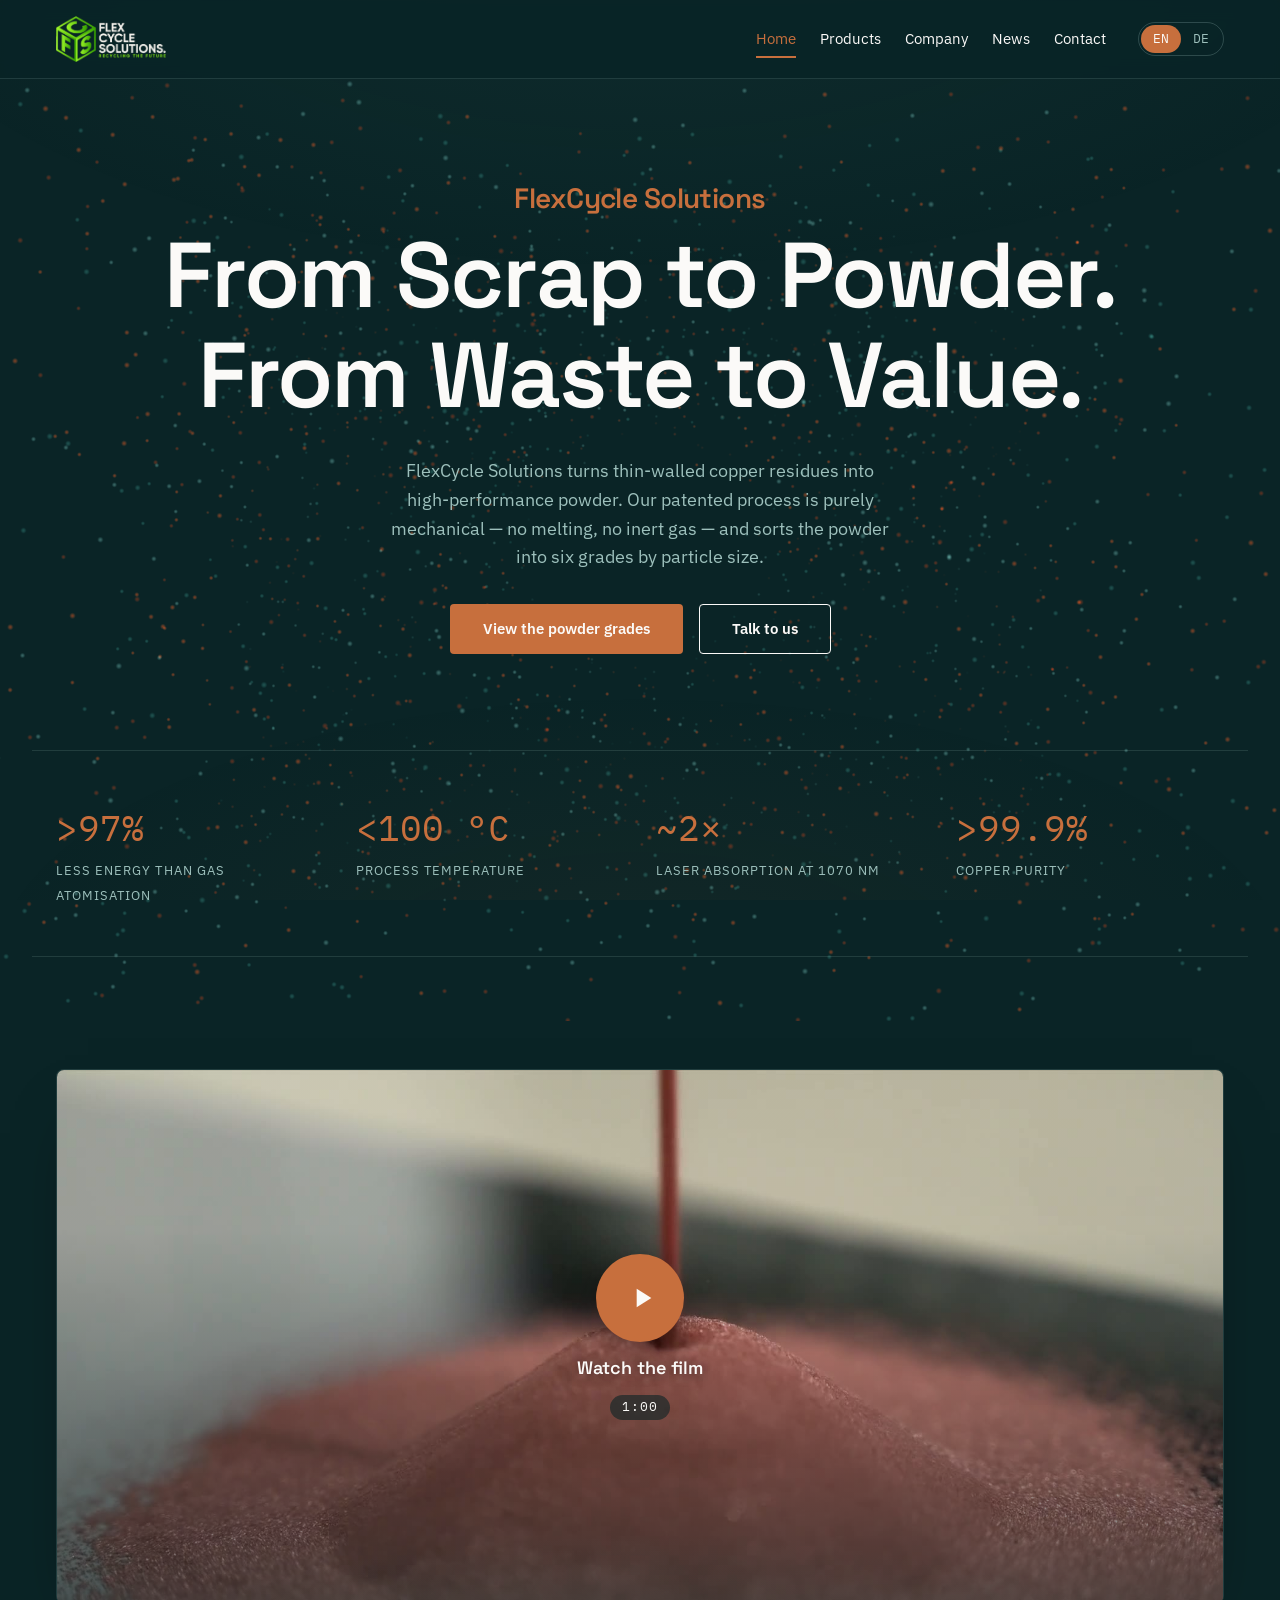
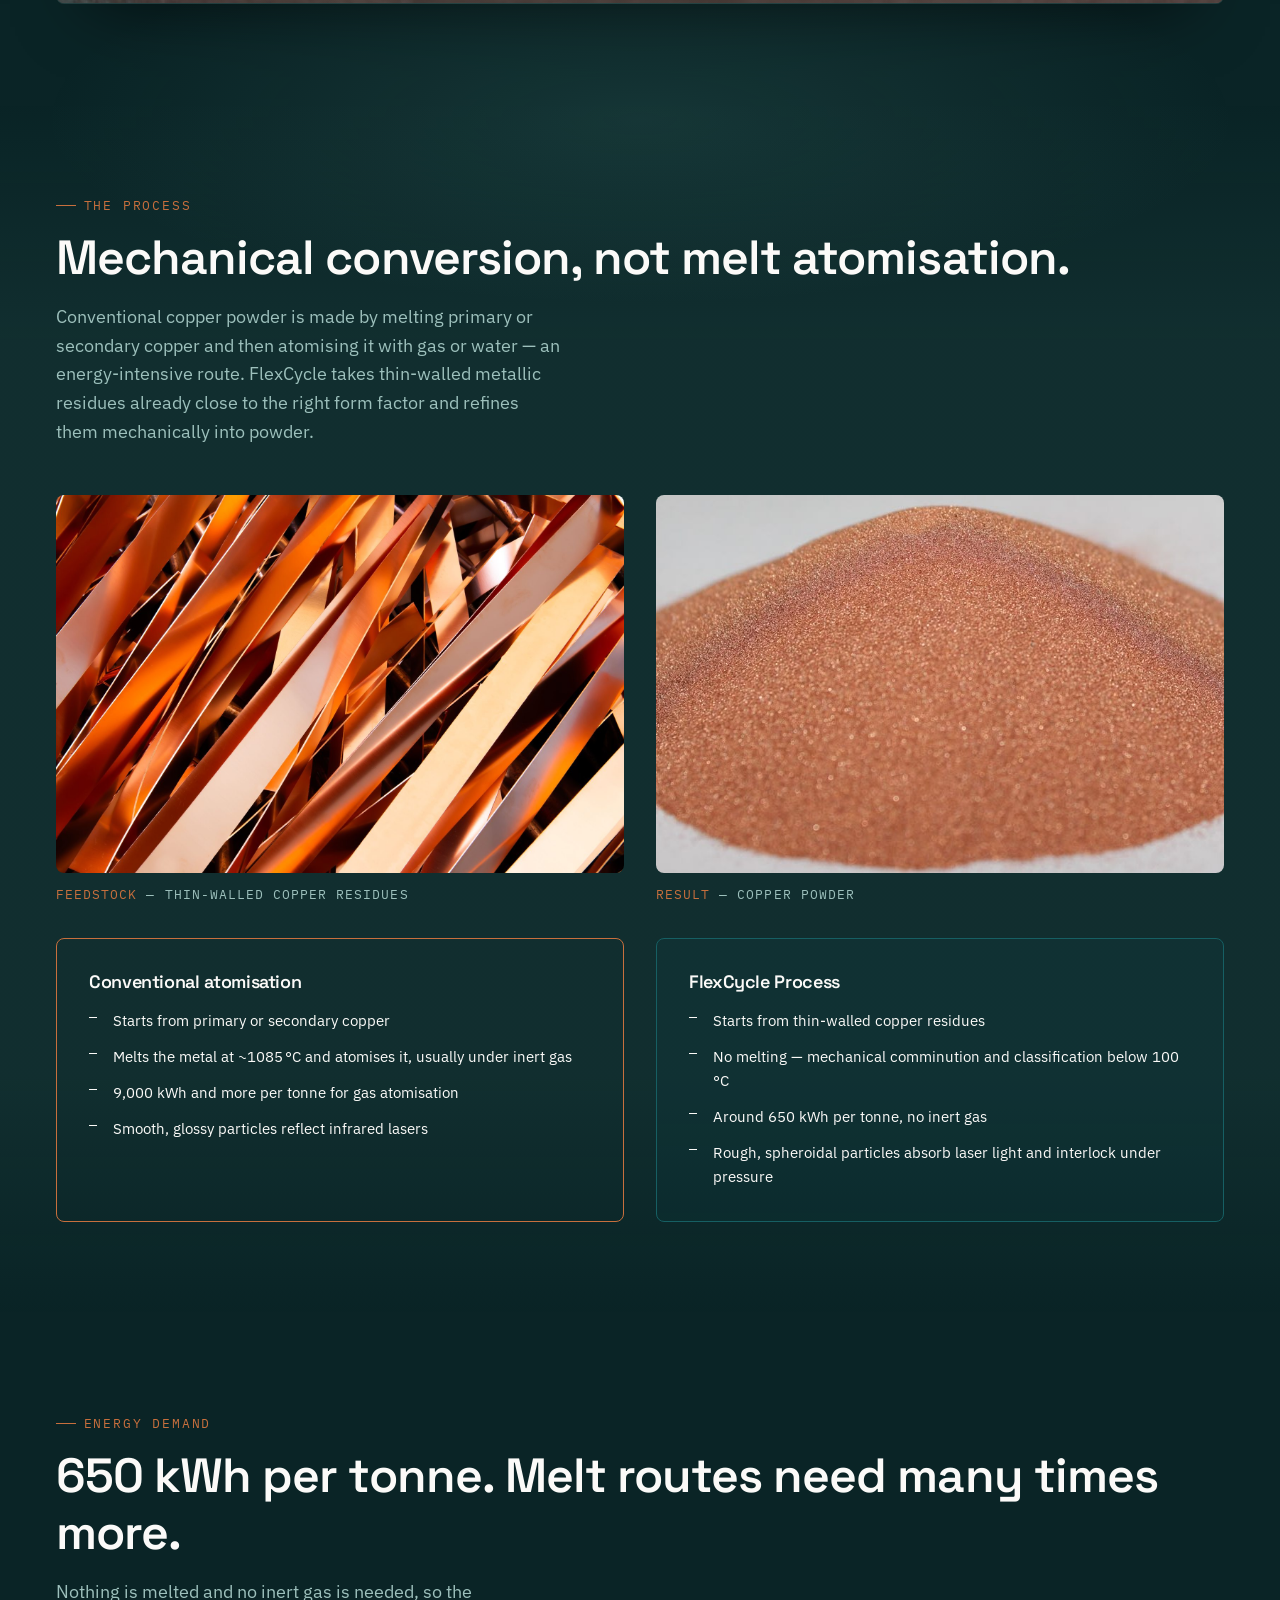
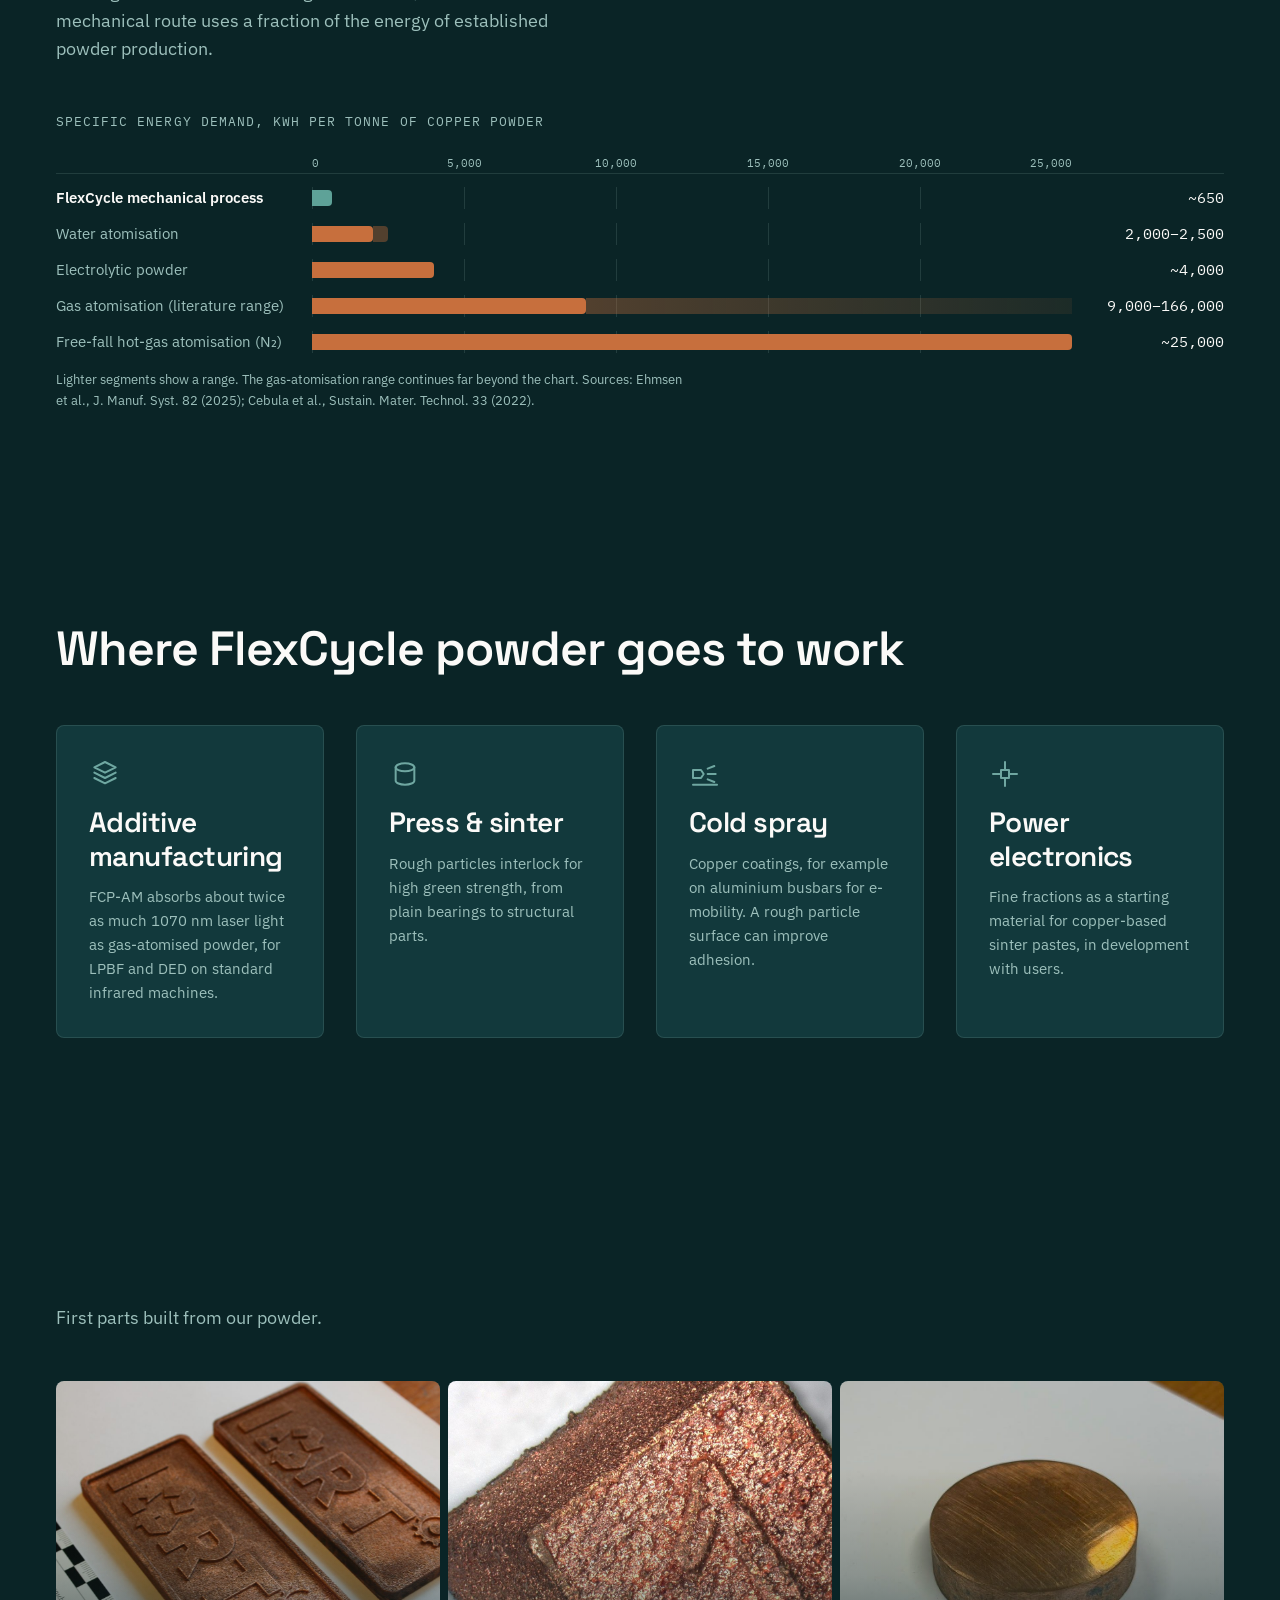
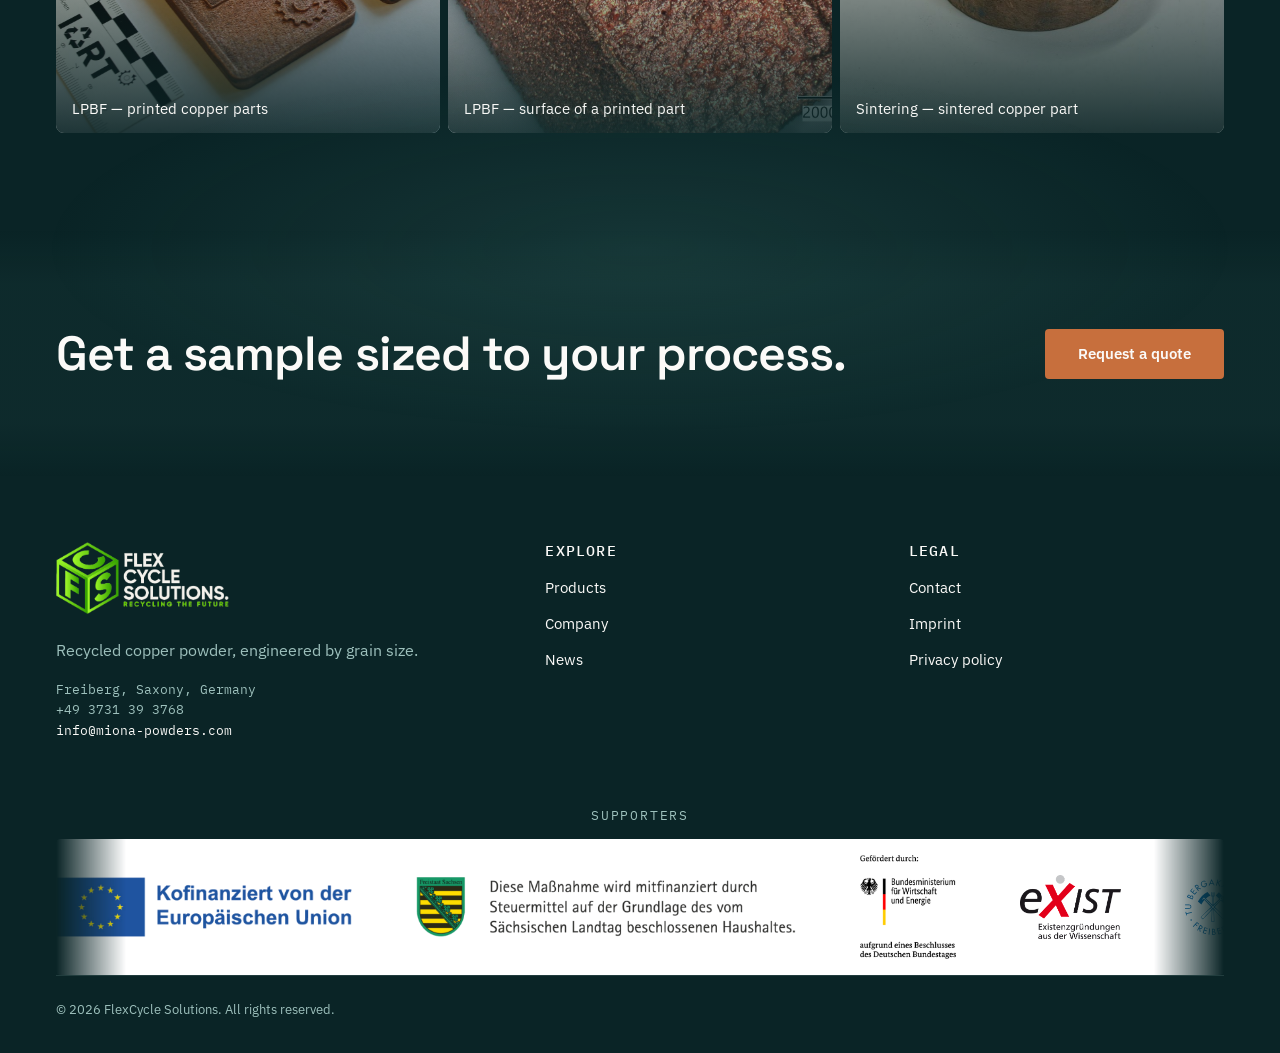
<file: index.html>
<!DOCTYPE html>
<html lang="en">
<head>
<meta charset="UTF-8">
<meta name="viewport" content="width=device-width, initial-scale=1">
<title data-i18n="home.title">FlexCycle Solutions — From Scrap to Powder. From Waste to Value.</title>
<meta name="description" content="FlexCycle Solutions turns thin-walled copper residues into copper powder for additive manufacturing and sintering — with a patented mechanical process that uses over 97 % less energy than gas atomisation.">
<link rel="icon" href="assets/img/favicon.png" type="image/png">
<link rel="apple-touch-icon" href="assets/img/apple-touch-icon.png">
<link rel="stylesheet" href="assets/css/fonts.css?v=2026112301">
<link rel="stylesheet" href="assets/css/tokens.css?v=2026112301">
<link rel="stylesheet" href="assets/css/base.css?v=2026112301">
<link rel="stylesheet" href="assets/css/components.css?v=2026112301">
<link rel="stylesheet" href="assets/css/print.css?v=2026112301">
</head>
<body>
<a class="skip-link" href="#main" data-i18n="common.skip">Skip to content</a>

<header class="site-header">
  <div class="container site-header__bar">
    <a class="logo" href="index.html"><img src="assets/img/logo.png" alt="FlexCycle Solutions" class="logo__img"></a>
    <nav class="nav" aria-label="Primary">
      <ul class="nav__list">
        <li><a href="index.html" data-i18n="nav.home" aria-current="page">Home</a></li>
        <li><a href="products.html" data-i18n="nav.products">Products</a></li>
        <li><a href="company.html" data-i18n="nav.company">Company</a></li>
        <li><a href="news.html" data-i18n="nav.news">News</a></li>
        <!-- Career page hidden for now; uncomment to restore: <li><a href="career.html" data-i18n="nav.career">Career</a></li> -->
        <li><a href="contact.html" data-i18n="nav.contact">Contact</a></li>
      </ul>
      <div class="lang-switch" role="group" aria-label="Language">
        <button type="button" data-lang="en" aria-pressed="true">EN</button>
        <button type="button" data-lang="de" aria-pressed="false">DE</button>
      </div>
      <button class="nav__toggle" aria-expanded="false" aria-controls="mobile-nav" aria-label="Menu">
        <svg viewBox="0 0 24 24" fill="none" stroke="currentColor" stroke-width="1.5" stroke-linecap="round"><path d="M4 6h16M4 12h16M4 18h16"/></svg>
      </button>
    </nav>
  </div>
  <div class="container">
    <div class="nav__mobile" id="mobile-nav">
      <a href="index.html" data-i18n="nav.home">Home</a>
      <a href="products.html" data-i18n="nav.products">Products</a>
      <a href="company.html" data-i18n="nav.company">Company</a>
      <a href="news.html" data-i18n="nav.news">News</a>
      <!-- Career page hidden for now; uncomment to restore: <a href="career.html" data-i18n="nav.career">Career</a> -->
      <a href="contact.html" data-i18n="nav.contact">Contact</a>
    </div>
  </div>
</header>

<main id="main">

  <section class="hero hero--landing">
    <div class="hero__grain" data-hero-grain aria-hidden="true"></div>
    <div class="hero__nebula" data-hero-nebula aria-hidden="true"></div>
    <div class="container hero__grid">
      <h1><span class="hero__brand">FlexCycle Solutions</span><br><span data-i18n-html="home.titleHtml">From Scrap to Powder.<br>From Waste to Value.</span></h1>
      <p class="hero__lede" data-i18n="home.lede">FlexCycle Solutions turns thin-walled copper residues into high-performance powder. Our patented process is purely mechanical — no melting, no inert gas — and sorts the powder into six grades by particle size.</p>
      <div class="hero__actions">
        <a class="btn btn--primary" href="products.html" data-i18n="common.viewGrades">View the powder grades</a>
        <a class="btn btn--outline" href="contact.html" data-i18n="common.talkToUs">Talk to us</a>
      </div>
    </div>
    <div class="container stats" role="group" aria-label="Key figures">
      <div><span class="stat__value" data-i18n-html="home.stats.0.value">&gt;97%</span><span class="stat__label" data-i18n="home.stats.0.label">less energy than gas atomisation</span></div>
      <div><span class="stat__value" data-i18n-html="home.stats.1.value">&lt;100 °C</span><span class="stat__label" data-i18n="home.stats.1.label">process temperature</span></div>
      <div><span class="stat__value" data-i18n-html="home.stats.2.value">~2×</span><span class="stat__label" data-i18n="home.stats.2.label">laser absorption at 1070 nm</span></div>
      <div><span class="stat__value" data-i18n-html="home.stats.3.value">&gt;99.9%</span><span class="stat__label" data-i18n="home.stats.3.label">copper purity</span></div>
    </div>
  </section>

  <section class="film-section">
    <div class="container">
      <!-- Image film, self-hosted (no third-party player, no cookies). Source:
           assets/video.mp4 (not committed), cropped to 1920x880 and compressed
           with ffmpeg. `controls` is removed by initFilm() in main.js and only
           returns once playback starts; without JS the native player shows. -->
      <figure class="film blur-fade" data-film>
        <video class="film__video" src="assets/video/flexcycle-film.mp4" poster="assets/video/flexcycle-film-poster.jpg"
               width="1920" height="880" preload="none" playsinline controls
               aria-label="FlexCycle Solutions image film" data-i18n-aria-label="film.aria"></video>
        <button type="button" class="film__play" data-film-play hidden>
          <span class="film__play-icon"><svg viewBox="0 0 24 24" fill="currentColor" aria-hidden="true"><path d="M8 5v14l11-7z"/></svg></span>
          <span class="film__play-label" data-i18n="film.play">Watch the film</span>
          <span class="film__play-time">1:00</span>
        </button>
      </figure>
    </div>
  </section>

  <section class="section-contrast">
    <div class="container" data-blur-group>
      <p class="eyebrow blur-fade" data-i18n="home.process.eyebrow">The process</p>
      <h2 class="blur-fade" data-i18n="home.process.title">Mechanical conversion, not melt atomisation.</h2>
      <p class="hero__lede blur-fade" data-i18n="home.process.lede" style="color:var(--text-soft)">Conventional copper powder is made by melting primary or secondary copper and then atomising it with gas or water — an energy-intensive route. FlexCycle takes thin-walled metallic residues already close to the right form factor and refines them mechanically into powder.</p>
      <!-- Feedstock vs. finished powder. Web copies in assets/img/ (1600px,
           q82); the camera originals in assets/ are git-ignored. -->
      <div class="grid grid-2 img-pair">
        <figure class="img-ph blur-fade" style="--ratio:3 / 2">
          <img src="assets/img/feedstock.jpg" width="1600" height="1067" loading="lazy" decoding="async"
               alt="Thin-walled copper residues" data-i18n-alt="home.pair.feedstock.alt">
          <figcaption class="img-ph__caption"><span data-i18n="home.pair.feedstock.label">Feedstock</span> — <span data-i18n="home.pair.feedstock.text">thin-walled copper residues</span></figcaption>
        </figure>
        <figure class="img-ph blur-fade" style="--ratio:3 / 2">
          <img src="assets/img/powder.jpg" width="800" height="533" loading="lazy" decoding="async"
               alt="Copper powder" data-i18n-alt="home.pair.powder.alt">
          <figcaption class="img-ph__caption"><span data-i18n="home.pair.powder.label">Result</span> — <span data-i18n="home.pair.powder.text">copper powder</span></figcaption>
        </figure>
      </div>
      <div class="compare">
        <div class="compare__col blur-fade">
          <h4 data-i18n="home.compare.conventional.title">Conventional atomisation</h4>
          <ul>
            <li data-i18n="home.compare.conventional.items.0">Starts from primary or secondary copper</li>
            <li data-i18n="home.compare.conventional.items.1">Melts the metal at ~1085 °C and atomises it, usually under inert gas</li>
            <li data-i18n="home.compare.conventional.items.2">9,000 kWh and more per tonne for gas atomisation</li>
            <li data-i18n="home.compare.conventional.items.3">Smooth, glossy particles reflect infrared lasers</li>
          </ul>
        </div>
        <div class="compare__col compare__col--flexycle blur-fade">
          <h4 data-i18n="home.compare.flexycle.title">FlexCycle mechanical conversion</h4>
          <ul>
            <li data-i18n-html="home.compare.flexycle.items.0">Starts from thin-walled copper residues</li>
            <li data-i18n="home.compare.flexycle.items.1">No melting — mechanical comminution and classification below 100 °C</li>
            <li data-i18n="home.compare.flexycle.items.2">Around 650 kWh per tonne, no inert gas</li>
            <li data-i18n="home.compare.flexycle.items.3">Rough, spheroidal particles absorb laser light and interlock under pressure</li>
          </ul>
        </div>
      </div>
    </div>
  </section>

  <!-- Energy demand: linear scale up to 25,000 kWh/t so the gap shows at its
       true proportion; the gas-atomisation literature range runs off the
       chart and the note says so. Sources: Ehmsen et al. 2025, Cebula et al. 2022. -->
  <section>
    <div class="container" data-blur-group>
      <p class="eyebrow blur-fade" data-i18n="home.energy.eyebrow">Energy demand</p>
      <h2 class="blur-fade" data-i18n="home.energy.title">650 kWh per tonne. Melt routes need many times more.</h2>
      <p class="hero__lede blur-fade" data-i18n="home.energy.lede">Nothing is melted and no inert gas is needed, so the mechanical route uses a fraction of the energy of established powder production.</p>

      <figure class="energy blur-fade">
        <figcaption class="energy__caption" data-i18n="home.energy.chartLabel">Specific energy demand, kWh per tonne of copper powder</figcaption>
        <div class="energy__scale" aria-hidden="true">
          <span class="energy__spacer"></span>
          <span class="energy__ticks">
            <span style="--pos:0" data-i18n="home.energy.ticks.0">0</span>
            <span style="--pos:20" data-i18n="home.energy.ticks.1">5,000</span>
            <span style="--pos:40" data-i18n="home.energy.ticks.2">10,000</span>
            <span style="--pos:60" data-i18n="home.energy.ticks.3">15,000</span>
            <span style="--pos:80" data-i18n="home.energy.ticks.4">20,000</span>
            <span style="--pos:100" data-i18n="home.energy.ticks.5">25,000</span>
          </span>
          <span class="energy__spacer energy__spacer--value"></span>
        </div>
        <div class="energy__rows">
          <div class="energy__row energy__row--flexycle">
            <span class="energy__label" data-i18n="home.energy.rows.0">FlexCycle mechanical process</span>
            <span class="energy__track"><span class="energy__bar" style="--end:2.6%"></span></span>
            <span class="energy__value" data-i18n="home.energy.values.0">~650</span>
          </div>
          <div class="energy__row">
            <span class="energy__label" data-i18n="home.energy.rows.1">Water atomisation</span>
            <span class="energy__track"><span class="energy__bar" style="--end:8%"></span><span class="energy__ext" style="--start:8%; --end:10%"></span></span>
            <span class="energy__value" data-i18n="home.energy.values.1">2,000–2,500</span>
          </div>
          <div class="energy__row">
            <span class="energy__label" data-i18n="home.energy.rows.2">Electrolytic powder</span>
            <span class="energy__track"><span class="energy__bar" style="--end:16%"></span></span>
            <span class="energy__value" data-i18n="home.energy.values.2">~4,000</span>
          </div>
          <div class="energy__row">
            <span class="energy__label" data-i18n="home.energy.rows.3">Gas atomisation (literature range)</span>
            <span class="energy__track"><span class="energy__bar" style="--end:36%"></span><span class="energy__ext energy__ext--overflow" style="--start:36%; --end:100%"></span></span>
            <span class="energy__value" data-i18n="home.energy.values.3">9,000–166,000</span>
          </div>
          <div class="energy__row">
            <span class="energy__label" data-i18n-html="home.energy.rows.4">Free-fall hot-gas atomisation (N₂)</span>
            <span class="energy__track"><span class="energy__bar" style="--end:100%"></span></span>
            <span class="energy__value" data-i18n="home.energy.values.4">~25,000</span>
          </div>
        </div>
        <p class="energy__note" data-i18n="home.energy.note">Lighter segments show a range. The gas-atomisation range continues far beyond the chart. Sources: Ehmsen et al., J. Manuf. Syst. 82 (2025); Cebula et al., Sustain. Mater. Technol. 33 (2022).</p>
      </figure>
    </div>
  </section>

  <section>
    <div class="container" data-blur-group>
      <h2 class="blur-fade" data-i18n="home.applications.title">Where FlexCycle powder goes to work</h2>
      <div class="grid grid-4" style="margin-top:var(--space-7)">
        <article class="tile blur-fade">
          <svg class="tile__icon" viewBox="0 0 24 24" fill="none" stroke="currentColor" stroke-width="1.5" stroke-linecap="round" stroke-linejoin="round" aria-hidden="true">
            <path d="M12 3l8 4-8 4-8-4 8-4z"/><path d="M4 11l8 4 8-4"/><path d="M4 15l8 4 8-4"/>
          </svg>
          <h3 data-i18n="home.applications.items.0.title">Additive manufacturing</h3>
          <p data-i18n="home.applications.items.0.desc">FCP-AM absorbs about twice as much 1070 nm laser light as gas-atomised powder, for LPBF and DED on standard infrared machines.</p>
        </article>
        <article class="tile blur-fade">
          <svg class="tile__icon" viewBox="0 0 24 24" fill="none" stroke="currentColor" stroke-width="1.5" stroke-linecap="round" stroke-linejoin="round" aria-hidden="true">
            <ellipse cx="12" cy="7" rx="7" ry="3"/><path d="M5 7v10a7 3 0 0 0 14 0V7"/>
          </svg>
          <h3 data-i18n="home.applications.items.1.title">Press &amp; sinter</h3>
          <p data-i18n="home.applications.items.1.desc">Rough particles interlock for high green strength, from plain bearings to structural parts.</p>
        </article>
        <article class="tile blur-fade">
          <svg class="tile__icon" viewBox="0 0 24 24" fill="none" stroke="currentColor" stroke-width="1.5" stroke-linecap="round" stroke-linejoin="round" aria-hidden="true">
            <path d="M3 9h6l2 3-2 3H3z"/><path d="M14 8l5-2M14 12h6M14 16l5 2"/><path d="M3 20h18"/>
          </svg>
          <h3 data-i18n="home.applications.items.2.title">Cold spray</h3>
          <p data-i18n="home.applications.items.2.desc">Copper coatings, for example on aluminium busbars for e-mobility. A rough particle surface can improve adhesion.</p>
        </article>
        <article class="tile blur-fade">
          <svg class="tile__icon" viewBox="0 0 24 24" fill="none" stroke="currentColor" stroke-width="1.5" stroke-linecap="round" stroke-linejoin="round" aria-hidden="true">
            <rect x="9" y="9" width="6" height="6"/><path d="M12 3v6M12 15v6M3 12h6M15 12h6"/>
          </svg>
          <h3 data-i18n="home.applications.items.3.title">Power electronics</h3>
          <p data-i18n="home.applications.items.3.desc">Fine fractions as a starting material for copper-based sinter pastes, in development with users.</p>
        </article>
      </div>
    </div>
  </section>

  <!-- Application photos (assets/img/app-*.jpg; originals in assets/ are
       git-ignored). Hover-expand strip + click-to-open lightbox (initGallery
       in main.js); captions sit as a scrim overlay on the image. Add a photo by
       adding one more .gallery__item and its caption in i18n.js. -->
  <section>
    <div class="container" data-blur-group>
      <h2 class="blur-fade" data-i18n="home.gallery.title">Application examples</h2>
      <p class="blur-fade hero__lede" data-i18n="home.gallery.lede" style="max-width:60ch">First parts built from our powder.</p>
      <div class="gallery blur-fade" data-gallery style="margin-top:var(--space-7)">
        <div class="gallery__strip">
          <button type="button" class="gallery__item">
            <span class="gallery__image">
              <img class="gallery__photo" src="assets/img/app-lpbf-1.jpg" alt="" loading="lazy" decoding="async">
            </span>
            <span class="gallery__scrim" aria-hidden="true"></span>
            <span class="gallery__caption" data-i18n="home.gallery.items.0">LPBF — printed copper parts</span>
          </button>
          <button type="button" class="gallery__item">
            <span class="gallery__image">
              <img class="gallery__photo" src="assets/img/app-lpbf-2.jpg" alt="" loading="lazy" decoding="async">
            </span>
            <span class="gallery__scrim" aria-hidden="true"></span>
            <span class="gallery__caption" data-i18n="home.gallery.items.1">LPBF — surface of a printed part</span>
          </button>
          <button type="button" class="gallery__item">
            <span class="gallery__image">
              <img class="gallery__photo" src="assets/img/app-sintering.jpg" alt="" loading="lazy" decoding="async">
            </span>
            <span class="gallery__scrim" aria-hidden="true"></span>
            <span class="gallery__caption" data-i18n="home.gallery.items.2">Sintering — sintered copper part</span>
          </button>
        </div>
      </div>
    </div>
    <div class="gallery__modal" data-gallery-modal hidden>
      <button type="button" class="gallery__modal-close" data-gallery-close aria-label="Close">
        <svg viewBox="0 0 24 24" fill="none" stroke="currentColor" stroke-width="2" stroke-linecap="round" stroke-linejoin="round" aria-hidden="true"><path d="M6 18L18 6M6 6l12 12"/></svg>
      </button>
      <button type="button" class="gallery__modal-nav gallery__modal-nav--prev" data-gallery-prev aria-label="Previous">
        <svg viewBox="0 0 24 24" fill="none" stroke="currentColor" stroke-width="2" stroke-linecap="round" stroke-linejoin="round" aria-hidden="true"><path d="M15 19l-7-7 7-7"/></svg>
      </button>
      <div class="gallery__modal-image" data-gallery-modal-image></div>
      <button type="button" class="gallery__modal-nav gallery__modal-nav--next" data-gallery-next aria-label="Next">
        <svg viewBox="0 0 24 24" fill="none" stroke="currentColor" stroke-width="2" stroke-linecap="round" stroke-linejoin="round" aria-hidden="true"><path d="M9 5l7 7-7 7"/></svg>
      </button>
      <p class="gallery__modal-caption" data-gallery-modal-caption></p>
      <div class="gallery__modal-counter" data-gallery-modal-counter aria-hidden="true"></div>
    </div>
  </section>

  <section class="section-alt">
    <div class="container" data-blur-group style="display:flex; flex-wrap:wrap; align-items:center; justify-content:space-between; gap:var(--space-6)">
      <h2 class="blur-fade" style="margin:0" data-i18n="home.cta.title">Get a sample sized to your process.</h2>
      <a class="btn btn--primary blur-fade" href="contact.html#quote" data-i18n="home.cta.button">Request a quote</a>
    </div>
  </section>

</main>

<footer class="site-footer">
  <div class="container">
    <div class="site-footer__grid">
      <div>
        <a class="logo" href="index.html"><img src="assets/img/logo.png" alt="FlexCycle Solutions" class="logo__img"></a>
        <p data-i18n="footer.tagline" style="margin-top:var(--space-4)">Recycled copper powder, engineered by grain size.</p>
        <p style="font-family:var(--font-mono); font-size:var(--fs-100)">
          <span data-i18n="footer.address">Freiberg, Saxony, Germany</span><br>
          +49&nbsp;3731&nbsp;39&nbsp;3768<br>
          <a href="mailto:info@miona-powders.com">info@miona-powders.com</a>
        </p>
      </div>
      <div>
        <h4 data-i18n="footer.explore">Explore</h4>
        <ul>
          <li><a href="products.html" data-i18n="nav.products">Products</a></li>
          <li><a href="company.html" data-i18n="nav.company">Company</a></li>
          <li><a href="news.html" data-i18n="nav.news">News</a></li>
          <!-- Career page hidden for now; uncomment to restore: <li><a href="career.html" data-i18n="nav.career">Career</a></li> -->
        </ul>
      </div>
      <div>
        <h4 data-i18n="footer.legal">Legal</h4>
        <ul>
          <li><a href="contact.html" data-i18n="nav.contact">Contact</a></li>
          <li><a href="imprint.html" data-i18n="footer.imprint">Imprint</a></li>
          <li><a href="privacy.html" data-i18n="footer.privacy">Privacy policy</a></li>
        </ul>
      </div>
    </div>
    <!-- Supporters & funding logos as a continuous strip. initFundingMarquee()
         in main.js repeats the items to fill the width and starts the scroll;
         without JS or with reduced motion they simply sit side by side. To
         add a logo, add one <li> here (on every page). -->
    <p class="funding-marquee__title" data-i18n="footer.supporters">Supporters</p>
    <div class="funding-marquee" data-funding-marquee>
      <ul class="funding-marquee__group">
        <li><img src="assets/img/funding-eu.png" width="795" height="161" loading="lazy" decoding="async"
                 alt="Co-financed by the European Union" data-i18n-alt="footer.funding.eu"></li>
        <li><img src="assets/img/funding-saxony.png" width="1152" height="182" loading="lazy" decoding="async"
                 alt="This measure is co-financed by tax revenue on the basis of the budget passed by the Saxon State Parliament." data-i18n-alt="footer.funding.saxony"></li>
        <li><img class="funding-marquee__logo--bmwe" src="assets/img/funding-bmwe.png" width="295" height="320" loading="lazy" decoding="async"
                 alt="Funded by the Federal Ministry for Economic Affairs and Energy on the basis of a decision by the German Bundestag" data-i18n-alt="footer.funding.bmwe"></li>
        <li><img class="funding-marquee__logo--exist" src="assets/img/funding-exist.png" width="379" height="240" loading="lazy" decoding="async"
                 alt="EXIST – Existenzgründungen aus der Wissenschaft"></li>
        <li><img class="funding-marquee__logo--tubaf" src="assets/img/supporter-tubaf.svg" width="583" height="205" loading="lazy" decoding="async"
                 alt="TU Bergakademie Freiberg"></li>
        <li><img class="funding-marquee__logo--iart" src="assets/img/supporter-iart.png" width="439" height="240" loading="lazy" decoding="async"
                 alt="IART – Institute of Mineral Processing Machines and Recycling Systems Technology" data-i18n-alt="footer.funding.iart"></li>
        <li><img class="funding-marquee__logo--saxeed" src="assets/img/supporter-saxeed.jpg" width="315" height="240" loading="lazy" decoding="async"
                 alt="SAXEED"></li>
      </ul>
    </div>
    <div class="site-footer__bottom">
      <span data-i18n="footer.rights">© 2026 FlexCycle Solutions. All rights reserved.</span>
    </div>
  </div>
</footer>

<script src="assets/js/i18n.js?v=2026112301"></script>
<script src="assets/js/main.js?v=2026112301"></script>
<script src="assets/js/spectrum.js?v=2026112301"></script>
<script src="assets/js/forms.js?v=2026112301"></script><script src="assets/js/hero-grain.js?v=2026112301"></script>
<script type="module">
/* FlexCycle Solutions — Hero nebula
   A lightweight WebGL particle field for the landing-page hero: GPU-driven
   swirl (no per-frame CPU physics loop), additive-blended soft points for a
   glow feel, mouse-reactive, coloured from the brand's copper/teal palette.

   Inlined (rather than an external module file) so it still runs when this
   page is opened directly via file:// without a module script file. three.js
   is self-hosted (assets/js/vendor/, MIT licence) so no visitor IP reaches a
   CDN; under file:// the import is blocked and the CSS grain field stays.

   Progressive enhancement: skipped entirely under prefers-reduced-motion,
   without WebGL support, or if the module import fails — the CSS grain field
   (hero-grain.js) stays as the fallback in all of those cases. */
(async function () {
  const mount = document.querySelector('[data-hero-nebula]');
  if (!mount) return;

  if (window.matchMedia('(prefers-reduced-motion: reduce)').matches) return;
  if (!window.WebGLRenderingContext) return;

  let THREE;
  try {
    THREE = await import('./assets/js/vendor/three.module.min.js');
  } catch (e) {
    return; // Module failed to load (e.g. file:// preview) — CSS grain field remains.
  }

  // Brand palette — same four hues used by the spectrum bands and morphology glyphs.
  const PALETTE = [0xC76F3D, 0xE28A4A, 0x6FA7A1, 0x9DC0BC];

  const isSmall = mount.clientWidth < 640;
  const COUNT = isSmall ? 1000 : 2400;

  const scene = new THREE.Scene();
  const camera = new THREE.PerspectiveCamera(55, 1, 0.1, 20);
  camera.position.z = 6;

  // Spawn range scales with this hero's own aspect ratio instead of a fixed
  // box, so the field reaches the edges on every page — a size tuned only
  // for the landing hero's tall proportions left particles stranded mid-
  // frame on the other pages' shorter, wider headers.
  const heroAspect = (mount.clientWidth || 1) / (mount.clientHeight || 1);
  const vFOV = 55 * Math.PI / 180;
  const visibleHeight = 2 * 6 * Math.tan(vFOV / 2);
  const visibleWidth = visibleHeight * heroAspect;

  let renderer;
  try {
    renderer = new THREE.WebGLRenderer({ alpha: true, antialias: false });
  } catch (e) {
    return; // WebGL init failed — CSS grain field remains as the only effect.
  }
  renderer.setPixelRatio(Math.min(window.devicePixelRatio || 1, 2));
  const canvas = renderer.domElement;

  const positions = new Float32Array(COUNT * 3);
  const randoms = new Float32Array(COUNT * 3);
  const colors = new Float32Array(COUNT * 3);
  const tmpColor = new THREE.Color();

  for (let i = 0; i < COUNT; i++) {
    const i3 = i * 3;
    positions[i3] = (Math.random() - 0.5) * visibleWidth * 0.8;
    positions[i3 + 1] = (Math.random() - 0.5) * visibleHeight * 0.8;
    positions[i3 + 2] = (Math.random() - 0.5) * 4;

    randoms[i3] = Math.random();
    randoms[i3 + 1] = Math.random() * 0.6 + 0.2;
    randoms[i3 + 2] = Math.random() * 0.6 + 0.2;

    tmpColor.set(PALETTE[i % PALETTE.length]);
    colors[i3] = tmpColor.r;
    colors[i3 + 1] = tmpColor.g;
    colors[i3 + 2] = tmpColor.b;
  }

  const geometry = new THREE.BufferGeometry();
  geometry.setAttribute('position', new THREE.BufferAttribute(positions, 3));
  geometry.setAttribute('aRandom', new THREE.BufferAttribute(randoms, 3));
  geometry.setAttribute('aColor', new THREE.BufferAttribute(colors, 3));

  const material = new THREE.ShaderMaterial({
    uniforms: {
      uTime: { value: 0 },
      uMouse: { value: new THREE.Vector2(0, 0) },
      uSize: { value: isSmall ? 22 : 30 },
      uOpacity: { value: 0.55 }
    },
    vertexShader: `
      attribute vec3 aRandom;
      attribute vec3 aColor;
      uniform float uTime;
      uniform vec2 uMouse;
      uniform float uSize;
      varying vec3 vColor;
      varying float vAlpha;

      void main() {
        vColor = aColor;
        vec3 pos = position;
        float t = uTime * 0.18 + aRandom.x * 6.2831;

        pos.x += sin(t + position.y * 0.6) * 0.5 * aRandom.y;
        pos.y += cos(t * 0.9 + position.z * 0.6) * 0.4 * aRandom.z;
        pos.z += sin(t * 0.7 + position.x * 0.6) * 0.3 * aRandom.y;

        vec2 toMouse = pos.xy - uMouse * 3.2;
        float d = length(toMouse);
        float repel = (1.0 - smoothstep(0.0, 1.4, d)) * 0.7;
        pos.xy += normalize(toMouse + 0.0001) * repel;

        vec4 mvPosition = modelViewMatrix * vec4(pos, 1.0);
        gl_PointSize = uSize * (1.0 / -mvPosition.z);
        gl_Position = projectionMatrix * mvPosition;
        vAlpha = 1.0 - smoothstep(6.0, 8.5, -mvPosition.z);
      }
    `,
    fragmentShader: `
      varying vec3 vColor;
      varying float vAlpha;
      uniform float uOpacity;
      void main() {
        float d = length(gl_PointCoord - vec2(0.5));
        float strength = 1.0 - smoothstep(0.0, 0.5, d);
        if (strength < 0.02) discard;
        gl_FragColor = vec4(vColor, strength * uOpacity * vAlpha);
      }
    `,
    transparent: true,
    blending: THREE.AdditiveBlending,
    depthWrite: false
  });

  const points = new THREE.Points(geometry, material);
  scene.add(points);

  function resize() {
    const w = mount.clientWidth;
    const h = mount.clientHeight;
    if (!w || !h) return;
    camera.aspect = w / h;
    camera.updateProjectionMatrix();
    renderer.setSize(w, h);
  }
  resize();
  window.addEventListener('resize', resize);

  const mouse = { x: 0, y: 0 };
  mount.addEventListener('pointermove', function (e) {
    const rect = mount.getBoundingClientRect();
    mouse.x = ((e.clientX - rect.left) / rect.width) * 2 - 1;
    mouse.y = -((e.clientY - rect.top) / rect.height) * 2 + 1;
  });

  let running = false;
  let contextLost = false;
  let rafId = null;
  const clock = new THREE.Clock();

  canvas.addEventListener('webglcontextlost', function (e) {
    e.preventDefault();
    contextLost = true;
  });
  canvas.addEventListener('webglcontextrestored', function () {
    contextLost = false;
  });

  function tick() {
    if (!running) return;
    if (!contextLost) {
      material.uniforms.uTime.value = clock.getElapsedTime();
      material.uniforms.uMouse.value.set(mouse.x * 1.6, mouse.y * 0.9);
      renderer.render(scene, camera);
    }
    rafId = requestAnimationFrame(tick);
  }
  function start() { if (!running) { running = true; clock.start(); tick(); } }
  function stop() { running = false; if (rafId) cancelAnimationFrame(rafId); }

  if ('IntersectionObserver' in window) {
    new IntersectionObserver(function (entries) {
      entries.forEach(function (entry) { entry.isIntersecting ? start() : stop(); });
    }, { threshold: 0 }).observe(mount);
  } else {
    start();
  }

  mount.appendChild(canvas);
  canvas.style.cssText = 'position:absolute; inset:0; width:100%; height:100%; display:block;';

  // WebGL nebula is live — remove the CSS grain fallback so they don't double up.
  const grain = document.querySelector('[data-hero-grain]');
  if (grain) grain.remove();
})();
</script>
</body>
</html>
</file>
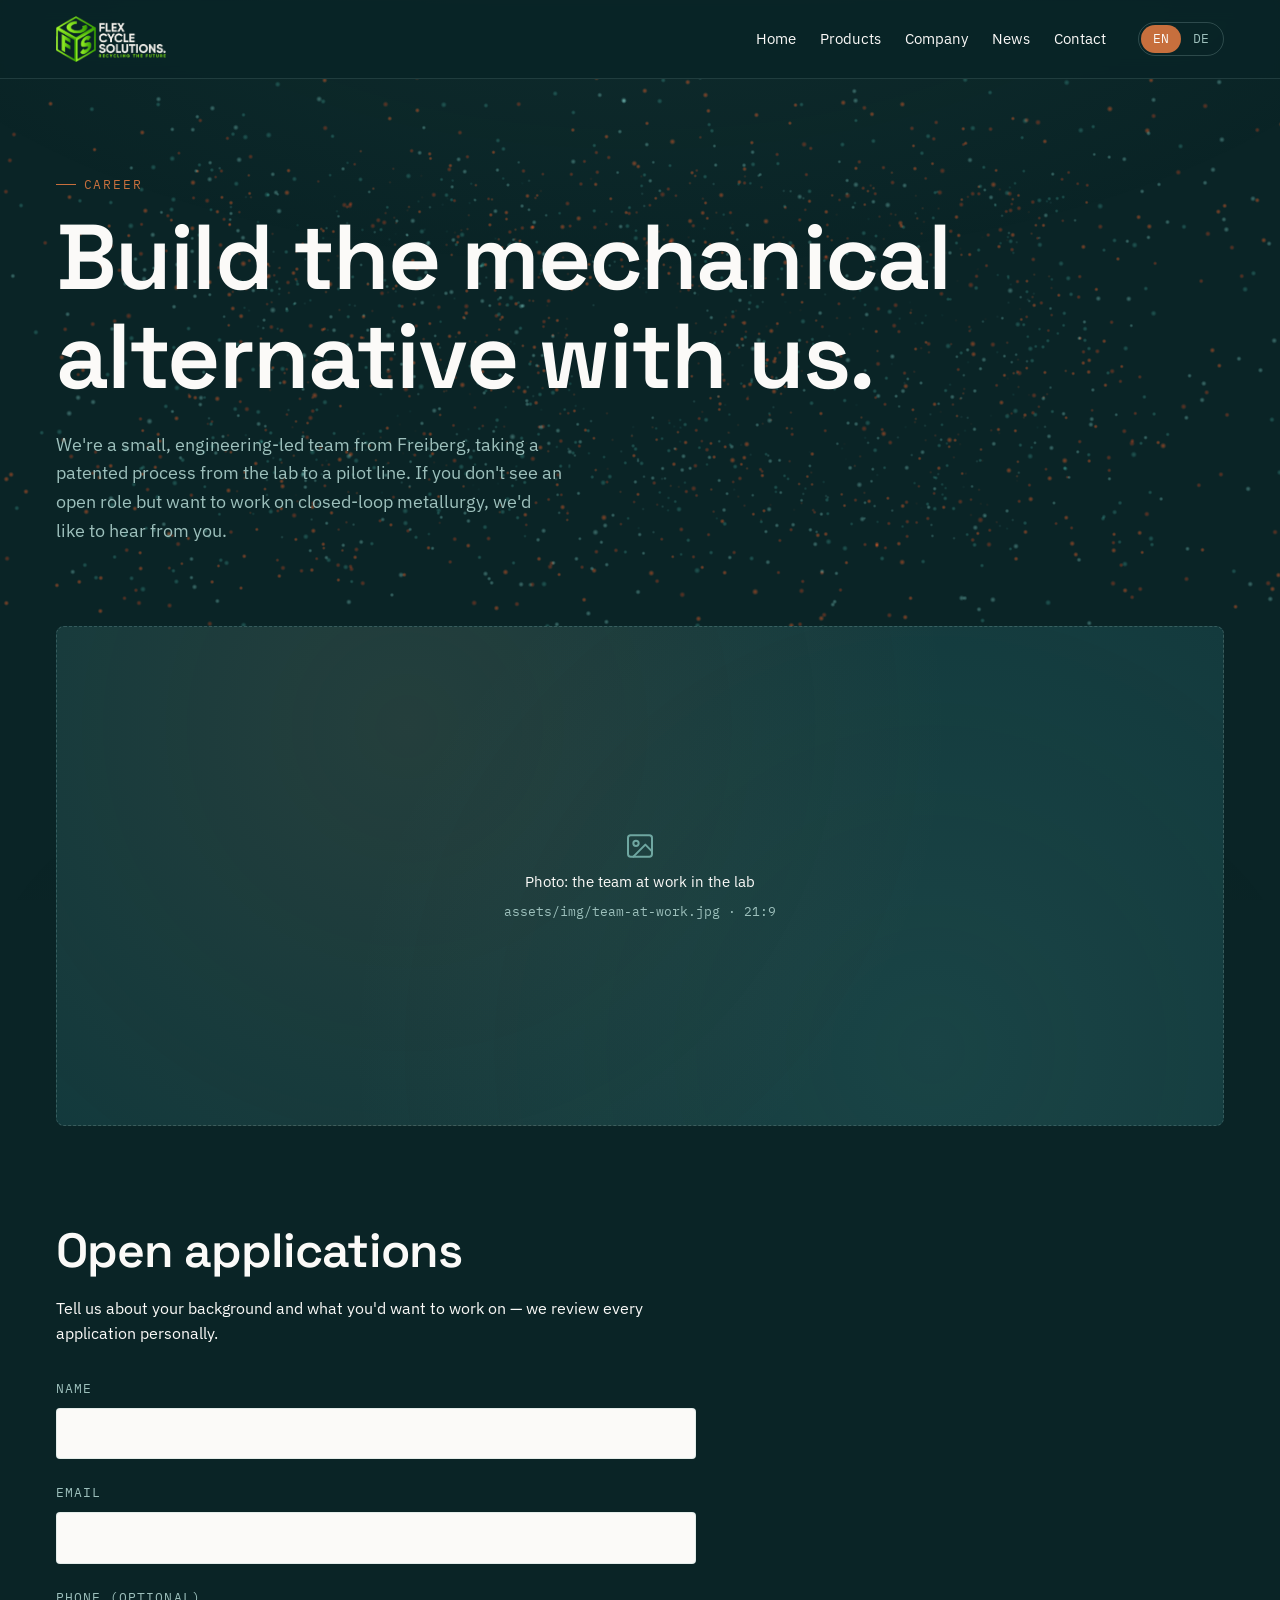
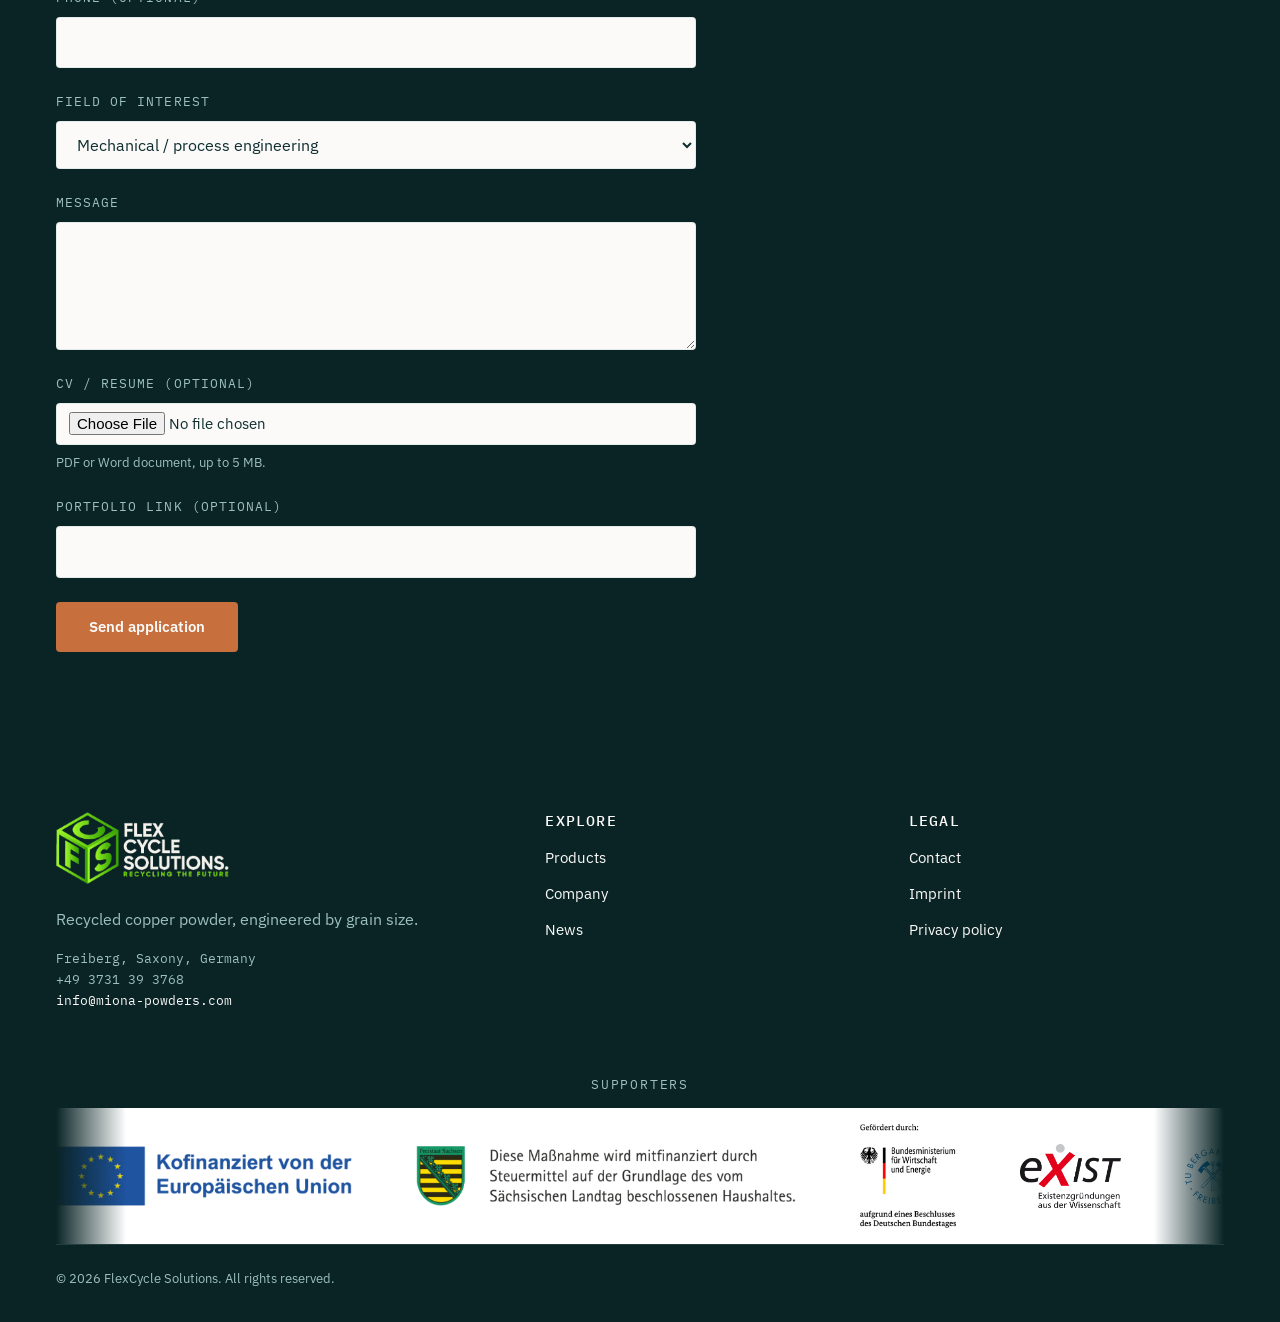
<file: career.html>
<!DOCTYPE html>
<html lang="en">
<head>
<meta charset="UTF-8">
<meta name="viewport" content="width=device-width, initial-scale=1">
<!-- Hidden from navigation for now; keep it out of search results too. -->
<meta name="robots" content="noindex">
<title data-i18n="career.title">FlexCycle Solutions — Career</title>
<meta name="description" content="Join the engineering team at FlexCycle Solutions in Freiberg, Germany — or send an open application.">
<link rel="icon" href="assets/img/favicon.png" type="image/png">
<link rel="apple-touch-icon" href="assets/img/apple-touch-icon.png">
<link rel="stylesheet" href="assets/css/fonts.css?v=2026112301">
<link rel="stylesheet" href="assets/css/tokens.css?v=2026112301">
<link rel="stylesheet" href="assets/css/base.css?v=2026112301">
<link rel="stylesheet" href="assets/css/components.css?v=2026112301">
<link rel="stylesheet" href="assets/css/print.css?v=2026112301">
</head>
<body>
<a class="skip-link" href="#main" data-i18n="common.skip">Skip to content</a>

<header class="site-header">
  <div class="container site-header__bar">
    <a class="logo" href="index.html"><img src="assets/img/logo.png" alt="FlexCycle Solutions" class="logo__img"></a>
    <nav class="nav" aria-label="Primary">
      <ul class="nav__list">
        <li><a href="index.html" data-i18n="nav.home">Home</a></li>
        <li><a href="products.html" data-i18n="nav.products">Products</a></li>
        <li><a href="company.html" data-i18n="nav.company">Company</a></li>
        <li><a href="news.html" data-i18n="nav.news">News</a></li>
        <!-- Career page hidden for now; uncomment to restore: <li><a href="career.html" data-i18n="nav.career" aria-current="page">Career</a></li> -->
        <li><a href="contact.html" data-i18n="nav.contact">Contact</a></li>
      </ul>
      <div class="lang-switch" role="group" aria-label="Language">
        <button type="button" data-lang="en" aria-pressed="true">EN</button>
        <button type="button" data-lang="de" aria-pressed="false">DE</button>
      </div>
      <button class="nav__toggle" aria-expanded="false" aria-controls="mobile-nav" aria-label="Menu">
        <svg viewBox="0 0 24 24" fill="none" stroke="currentColor" stroke-width="1.5" stroke-linecap="round"><path d="M4 6h16M4 12h16M4 18h16"/></svg>
      </button>
    </nav>
  </div>
  <div class="container">
    <div class="nav__mobile" id="mobile-nav">
      <a href="index.html" data-i18n="nav.home">Home</a>
      <a href="products.html" data-i18n="nav.products">Products</a>
      <a href="company.html" data-i18n="nav.company">Company</a>
      <a href="news.html" data-i18n="nav.news">News</a>
      <!-- Career page hidden for now; uncomment to restore: <a href="career.html" data-i18n="nav.career">Career</a> -->
      <a href="contact.html" data-i18n="nav.contact">Contact</a>
    </div>
  </div>
</header>

<main id="main">

  <section class="hero">
    <div class="hero__grain" data-hero-grain aria-hidden="true"></div>
    <div class="hero__nebula" data-hero-nebula aria-hidden="true"></div>
    <div class="container">
      <p class="eyebrow" data-i18n="career.eyebrow">Career</p>
      <h1 data-i18n="career.title">Build the mechanical alternative with us.</h1>
      <p class="hero__lede" data-i18n="career.lede">We're a small, engineering-led team from Freiberg, taking a patented process from the lab to a pilot line. If you don't see an open role but want to work on closed-loop metallurgy, we'd like to hear from you.</p>
    </div>
  </section>

  <!-- Image placeholder: replace .img-ph__frame with <img src="assets/img/team-at-work.jpg" alt="..." loading="lazy">. -->
  <section class="img-band">
    <div class="container">
      <figure class="img-ph blur-fade" style="--ratio:21 / 9">
          <div class="img-ph__frame">
            <svg viewBox="0 0 24 24" fill="none" stroke="currentColor" stroke-width="1.5" stroke-linecap="round" stroke-linejoin="round" aria-hidden="true"><rect x="3" y="4" width="18" height="16" rx="2"/><circle cx="9" cy="10" r="2"/><path d="m21 16-5-5-9 9"/></svg>
            <span class="img-ph__label" data-i18n="ph.teamWork">Photo: the team at work in the lab</span>
            <span class="img-ph__file">assets/img/team-at-work.jpg · 21:9</span>
          </div>
        </figure>
    </div>
  </section>

  <section>
    <div class="container" data-blur-group>
      <h2 class="blur-fade" data-i18n="career.openTitle">Open applications</h2>
      <p class="blur-fade" style="max-width:60ch" data-i18n="career.openBody">Tell us about your background and what you'd want to work on — we review every application personally.</p>

      <form class="form blur-fade" novalidate data-web3forms
            action="https://api.web3forms.com/submit" method="POST" enctype="multipart/form-data"
            target="career-submit-frame"
            style="margin-top:var(--space-6)">
        <!-- Replace with the real key from https://web3forms.com (free — enter an email, it's mailed to you). -->
        <input type="hidden" name="access_key" value="YOUR_WEB3FORMS_ACCESS_KEY">
        <input type="hidden" name="subject" value="Open application — FlexCycle Solutions">
        <input type="checkbox" name="botcheck" class="visually-hidden" tabindex="-1" autocomplete="off">
        <div class="form__row">
          <label for="career-name" data-i18n="career.form.name">Name</label>
          <input id="career-name" name="Name" type="text" required>
          <span class="form__error" data-i18n="career.form.errorRequired">This field is required.</span>
        </div>
        <div class="form__row">
          <label for="career-email" data-i18n="career.form.email">Email</label>
          <input id="career-email" name="Email" type="email" required>
          <span class="form__error" data-i18n="career.form.errorEmail">Enter a valid email address.</span>
        </div>
        <div class="form__row">
          <label for="career-phone" data-i18n="career.form.phone">Phone (optional)</label>
          <input id="career-phone" name="Phone" type="tel">
        </div>
        <div class="form__row">
          <label for="career-field" data-i18n="career.form.field">Field of interest</label>
          <select id="career-field" name="Field of interest" required>
            <option data-i18n="career.form.fieldOptions.0">Mechanical / process engineering</option>
            <option data-i18n="career.form.fieldOptions.1">Electrical / electronics</option>
            <option data-i18n="career.form.fieldOptions.2">Business / operations</option>
            <option data-i18n="career.form.fieldOptions.3">Other</option>
          </select>
        </div>
        <div class="form__row">
          <label for="career-message" data-i18n="career.form.message">Message</label>
          <textarea id="career-message" name="Message" required></textarea>
          <span class="form__error" data-i18n="career.form.errorRequired">This field is required.</span>
        </div>
        <div class="form__row">
          <label for="career-cv" data-i18n="career.form.cv">CV / Resume (optional)</label>
          <input id="career-cv" name="CV / Resume" type="file" accept=".pdf,.doc,.docx">
          <span class="form__hint" data-i18n="career.form.cvHint">PDF or Word document, up to 5 MB.</span>
        </div>
        <div class="form__row">
          <label for="career-portfolio" data-i18n="career.form.portfolio">Portfolio link (optional)</label>
          <input id="career-portfolio" name="Portfolio link" type="url">
        </div>
        <div>
          <button class="btn btn--primary" type="submit" data-i18n="career.form.submit">Send application</button>
        </div>
        <p class="form__status form__status--success" role="status" data-i18n="career.form.success">Thanks — your application has been sent. We'll get back to you soon.</p>
        <p class="form__status form__status--error" role="status" data-i18n="career.form.error">Something went wrong sending your application — please email us directly at info@miona-powders.com instead.</p>
      </form>
      <!-- Submission target: a plain form POST into a hidden iframe isn't
           subject to CORS (unlike fetch), which matters because Web3Forms
           sends no CORS header for a null origin — i.e. when this page is
           opened directly via file://. See forms.js initWeb3Form(). -->
      <iframe name="career-submit-frame" class="visually-hidden" title="Form submission target" aria-hidden="true" tabindex="-1"></iframe>
    </div>
  </section>

</main>

<footer class="site-footer">
  <div class="container">
    <div class="site-footer__grid">
      <div>
        <a class="logo" href="index.html"><img src="assets/img/logo.png" alt="FlexCycle Solutions" class="logo__img"></a>
        <p data-i18n="footer.tagline" style="margin-top:var(--space-4)">Recycled copper powder, engineered by grain size.</p>
        <p style="font-family:var(--font-mono); font-size:var(--fs-100)">
          <span data-i18n="footer.address">Freiberg, Saxony, Germany</span><br>
          +49&nbsp;3731&nbsp;39&nbsp;3768<br>
          <a href="mailto:info@miona-powders.com">info@miona-powders.com</a>
        </p>
      </div>
      <div>
        <h4 data-i18n="footer.explore">Explore</h4>
        <ul>
          <li><a href="products.html" data-i18n="nav.products">Products</a></li>
          <li><a href="company.html" data-i18n="nav.company">Company</a></li>
          <li><a href="news.html" data-i18n="nav.news">News</a></li>
          <!-- Career page hidden for now; uncomment to restore: <li><a href="career.html" data-i18n="nav.career">Career</a></li> -->
        </ul>
      </div>
      <div>
        <h4 data-i18n="footer.legal">Legal</h4>
        <ul>
          <li><a href="contact.html" data-i18n="nav.contact">Contact</a></li>
          <li><a href="imprint.html" data-i18n="footer.imprint">Imprint</a></li>
          <li><a href="privacy.html" data-i18n="footer.privacy">Privacy policy</a></li>
        </ul>
      </div>
    </div>
    <!-- Supporters & funding logos as a continuous strip. initFundingMarquee()
         in main.js repeats the items to fill the width and starts the scroll;
         without JS or with reduced motion they simply sit side by side. To
         add a logo, add one <li> here (on every page). -->
    <p class="funding-marquee__title" data-i18n="footer.supporters">Supporters</p>
    <div class="funding-marquee" data-funding-marquee>
      <ul class="funding-marquee__group">
        <li><img src="assets/img/funding-eu.png" width="795" height="161" loading="lazy" decoding="async"
                 alt="Co-financed by the European Union" data-i18n-alt="footer.funding.eu"></li>
        <li><img src="assets/img/funding-saxony.png" width="1152" height="182" loading="lazy" decoding="async"
                 alt="This measure is co-financed by tax revenue on the basis of the budget passed by the Saxon State Parliament." data-i18n-alt="footer.funding.saxony"></li>
        <li><img class="funding-marquee__logo--bmwe" src="assets/img/funding-bmwe.png" width="295" height="320" loading="lazy" decoding="async"
                 alt="Funded by the Federal Ministry for Economic Affairs and Energy on the basis of a decision by the German Bundestag" data-i18n-alt="footer.funding.bmwe"></li>
        <li><img class="funding-marquee__logo--exist" src="assets/img/funding-exist.png" width="379" height="240" loading="lazy" decoding="async"
                 alt="EXIST – Existenzgründungen aus der Wissenschaft"></li>
        <li><img class="funding-marquee__logo--tubaf" src="assets/img/supporter-tubaf.svg" width="583" height="205" loading="lazy" decoding="async"
                 alt="TU Bergakademie Freiberg"></li>
        <li><img class="funding-marquee__logo--iart" src="assets/img/supporter-iart.png" width="439" height="240" loading="lazy" decoding="async"
                 alt="IART – Institute of Mineral Processing Machines and Recycling Systems Technology" data-i18n-alt="footer.funding.iart"></li>
        <li><img class="funding-marquee__logo--saxeed" src="assets/img/supporter-saxeed.jpg" width="315" height="240" loading="lazy" decoding="async"
                 alt="SAXEED"></li>
      </ul>
    </div>
    <div class="site-footer__bottom">
      <span data-i18n="footer.rights">© 2026 FlexCycle Solutions. All rights reserved.</span>
    </div>
  </div>
</footer>

<script src="assets/js/i18n.js?v=2026112301"></script>
<script src="assets/js/main.js?v=2026112301"></script>
<script src="assets/js/spectrum.js?v=2026112301"></script>
<script src="assets/js/forms.js?v=2026112301"></script>
<script src="assets/js/hero-grain.js?v=2026112301"></script>
<script type="module">
/* FlexCycle Solutions — Hero nebula
   A lightweight WebGL particle field for the landing-page hero: GPU-driven
   swirl (no per-frame CPU physics loop), additive-blended soft points for a
   glow feel, mouse-reactive, coloured from the brand's copper/teal palette.

   Inlined (rather than an external module file) so it still runs when this
   page is opened directly via file:// without a module script file. three.js
   is self-hosted (assets/js/vendor/, MIT licence) so no visitor IP reaches a
   CDN; under file:// the import is blocked and the CSS grain field stays.

   Progressive enhancement: skipped entirely under prefers-reduced-motion,
   without WebGL support, or if the module import fails — the CSS grain field
   (hero-grain.js) stays as the fallback in all of those cases. */
(async function () {
  const mount = document.querySelector('[data-hero-nebula]');
  if (!mount) return;

  if (window.matchMedia('(prefers-reduced-motion: reduce)').matches) return;
  if (!window.WebGLRenderingContext) return;

  let THREE;
  try {
    THREE = await import('./assets/js/vendor/three.module.min.js');
  } catch (e) {
    return; // Module failed to load (e.g. file:// preview) — CSS grain field remains.
  }

  // Brand palette — same four hues used by the spectrum bands and morphology glyphs.
  const PALETTE = [0xC76F3D, 0xE28A4A, 0x6FA7A1, 0x9DC0BC];

  const isSmall = mount.clientWidth < 640;
  const COUNT = isSmall ? 1000 : 2400;

  const scene = new THREE.Scene();
  const camera = new THREE.PerspectiveCamera(55, 1, 0.1, 20);
  camera.position.z = 6;

  // Spawn range scales with this hero's own aspect ratio instead of a fixed
  // box, so the field reaches the edges on every page — a size tuned only
  // for the landing hero's tall proportions left particles stranded mid-
  // frame on the other pages' shorter, wider headers.
  const heroAspect = (mount.clientWidth || 1) / (mount.clientHeight || 1);
  const vFOV = 55 * Math.PI / 180;
  const visibleHeight = 2 * 6 * Math.tan(vFOV / 2);
  const visibleWidth = visibleHeight * heroAspect;

  let renderer;
  try {
    renderer = new THREE.WebGLRenderer({ alpha: true, antialias: false });
  } catch (e) {
    return; // WebGL init failed — CSS grain field remains as the only effect.
  }
  renderer.setPixelRatio(Math.min(window.devicePixelRatio || 1, 2));
  const canvas = renderer.domElement;

  const positions = new Float32Array(COUNT * 3);
  const randoms = new Float32Array(COUNT * 3);
  const colors = new Float32Array(COUNT * 3);
  const tmpColor = new THREE.Color();

  for (let i = 0; i < COUNT; i++) {
    const i3 = i * 3;
    positions[i3] = (Math.random() - 0.5) * visibleWidth * 0.8;
    positions[i3 + 1] = (Math.random() - 0.5) * visibleHeight * 0.8;
    positions[i3 + 2] = (Math.random() - 0.5) * 4;

    randoms[i3] = Math.random();
    randoms[i3 + 1] = Math.random() * 0.6 + 0.2;
    randoms[i3 + 2] = Math.random() * 0.6 + 0.2;

    tmpColor.set(PALETTE[i % PALETTE.length]);
    colors[i3] = tmpColor.r;
    colors[i3 + 1] = tmpColor.g;
    colors[i3 + 2] = tmpColor.b;
  }

  const geometry = new THREE.BufferGeometry();
  geometry.setAttribute('position', new THREE.BufferAttribute(positions, 3));
  geometry.setAttribute('aRandom', new THREE.BufferAttribute(randoms, 3));
  geometry.setAttribute('aColor', new THREE.BufferAttribute(colors, 3));

  const material = new THREE.ShaderMaterial({
    uniforms: {
      uTime: { value: 0 },
      uMouse: { value: new THREE.Vector2(0, 0) },
      uSize: { value: isSmall ? 22 : 30 },
      uOpacity: { value: 0.55 }
    },
    vertexShader: `
      attribute vec3 aRandom;
      attribute vec3 aColor;
      uniform float uTime;
      uniform vec2 uMouse;
      uniform float uSize;
      varying vec3 vColor;
      varying float vAlpha;

      void main() {
        vColor = aColor;
        vec3 pos = position;
        float t = uTime * 0.18 + aRandom.x * 6.2831;

        pos.x += sin(t + position.y * 0.6) * 0.5 * aRandom.y;
        pos.y += cos(t * 0.9 + position.z * 0.6) * 0.4 * aRandom.z;
        pos.z += sin(t * 0.7 + position.x * 0.6) * 0.3 * aRandom.y;

        vec2 toMouse = pos.xy - uMouse * 3.2;
        float d = length(toMouse);
        float repel = (1.0 - smoothstep(0.0, 1.4, d)) * 0.7;
        pos.xy += normalize(toMouse + 0.0001) * repel;

        vec4 mvPosition = modelViewMatrix * vec4(pos, 1.0);
        gl_PointSize = uSize * (1.0 / -mvPosition.z);
        gl_Position = projectionMatrix * mvPosition;
        vAlpha = 1.0 - smoothstep(6.0, 8.5, -mvPosition.z);
      }
    `,
    fragmentShader: `
      varying vec3 vColor;
      varying float vAlpha;
      uniform float uOpacity;
      void main() {
        float d = length(gl_PointCoord - vec2(0.5));
        float strength = 1.0 - smoothstep(0.0, 0.5, d);
        if (strength < 0.02) discard;
        gl_FragColor = vec4(vColor, strength * uOpacity * vAlpha);
      }
    `,
    transparent: true,
    blending: THREE.AdditiveBlending,
    depthWrite: false
  });

  const points = new THREE.Points(geometry, material);
  scene.add(points);

  function resize() {
    const w = mount.clientWidth;
    const h = mount.clientHeight;
    if (!w || !h) return;
    camera.aspect = w / h;
    camera.updateProjectionMatrix();
    renderer.setSize(w, h);
  }
  resize();
  window.addEventListener('resize', resize);

  const mouse = { x: 0, y: 0 };
  mount.addEventListener('pointermove', function (e) {
    const rect = mount.getBoundingClientRect();
    mouse.x = ((e.clientX - rect.left) / rect.width) * 2 - 1;
    mouse.y = -((e.clientY - rect.top) / rect.height) * 2 + 1;
  });

  let running = false;
  let contextLost = false;
  let rafId = null;
  const clock = new THREE.Clock();

  canvas.addEventListener('webglcontextlost', function (e) {
    e.preventDefault();
    contextLost = true;
  });
  canvas.addEventListener('webglcontextrestored', function () {
    contextLost = false;
  });

  function tick() {
    if (!running) return;
    if (!contextLost) {
      material.uniforms.uTime.value = clock.getElapsedTime();
      material.uniforms.uMouse.value.set(mouse.x * 1.6, mouse.y * 0.9);
      renderer.render(scene, camera);
    }
    rafId = requestAnimationFrame(tick);
  }
  function start() { if (!running) { running = true; clock.start(); tick(); } }
  function stop() { running = false; if (rafId) cancelAnimationFrame(rafId); }

  if ('IntersectionObserver' in window) {
    new IntersectionObserver(function (entries) {
      entries.forEach(function (entry) { entry.isIntersecting ? start() : stop(); });
    }, { threshold: 0 }).observe(mount);
  } else {
    start();
  }

  mount.appendChild(canvas);
  canvas.style.cssText = 'position:absolute; inset:0; width:100%; height:100%; display:block;';

  // WebGL nebula is live — remove the CSS grain fallback so they don't double up.
  const grain = document.querySelector('[data-hero-grain]');
  if (grain) grain.remove();
})();
</script>
</body>
</html>
</file>
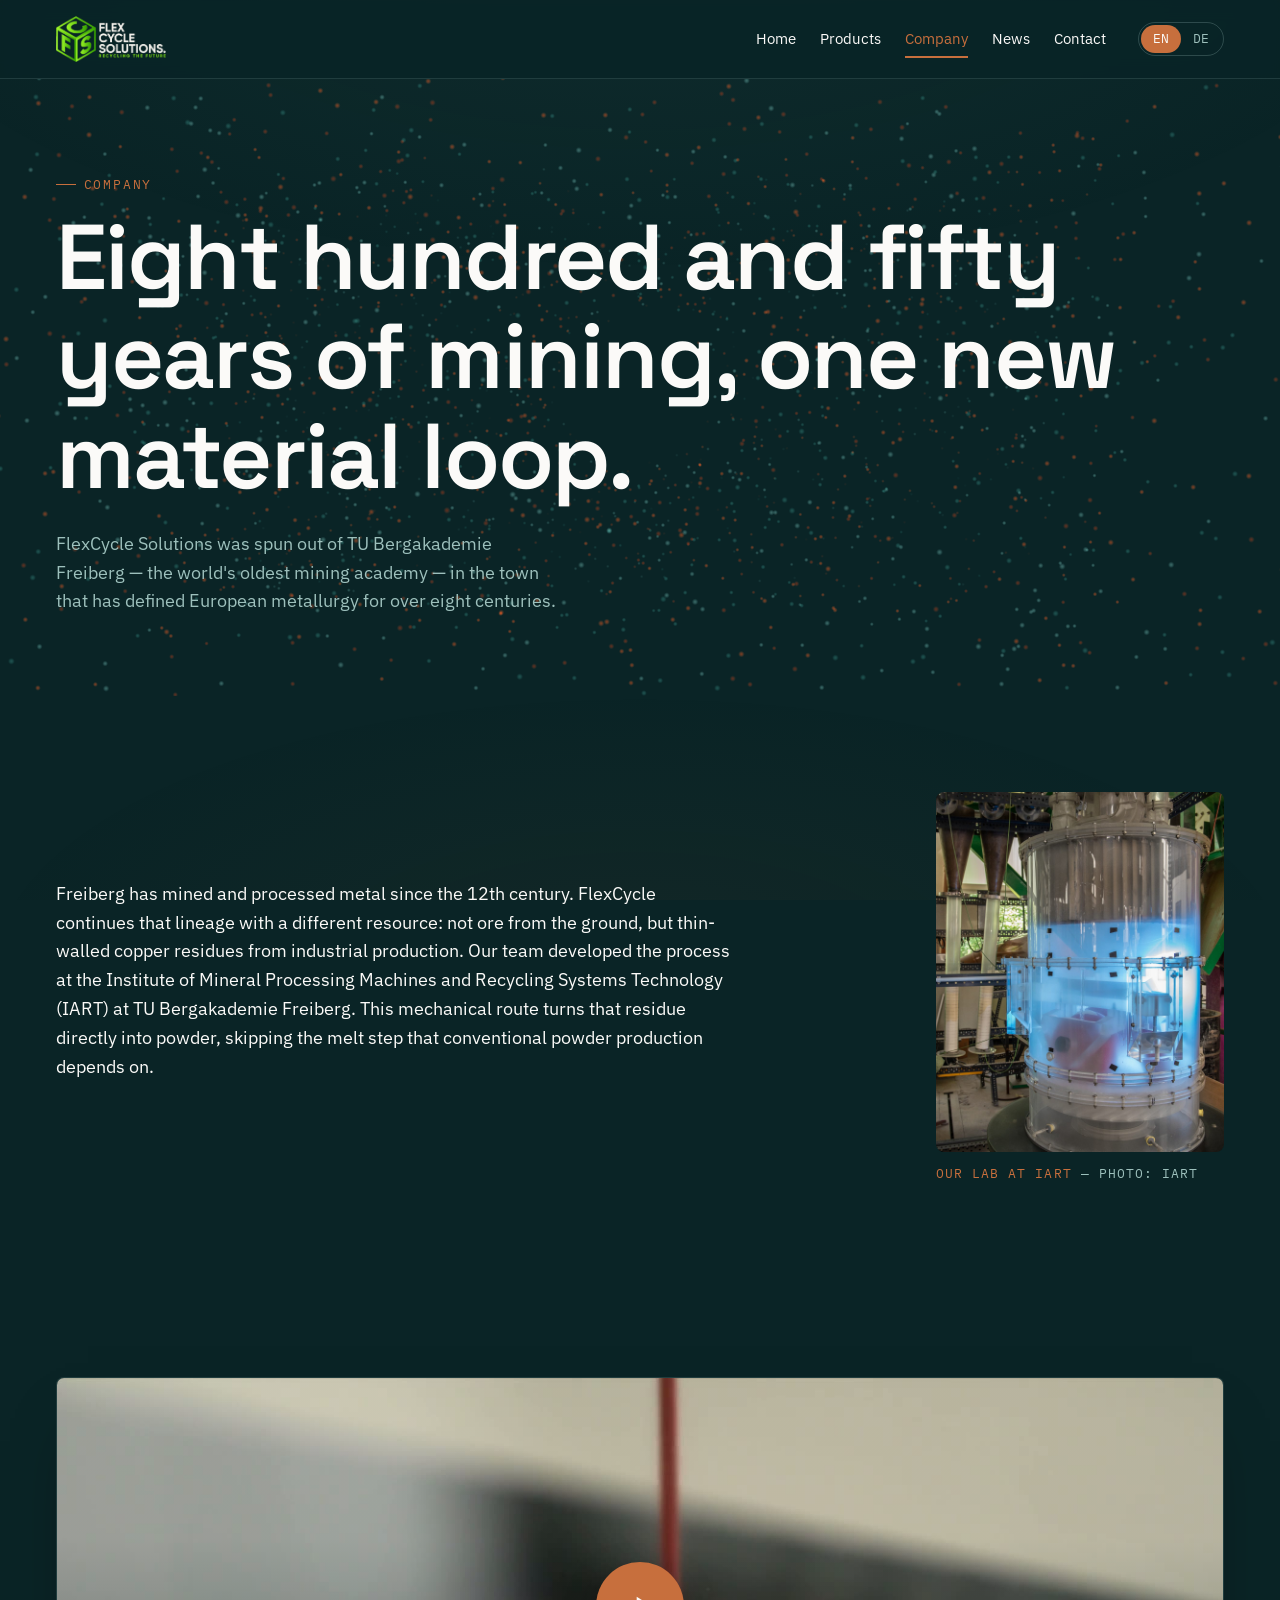
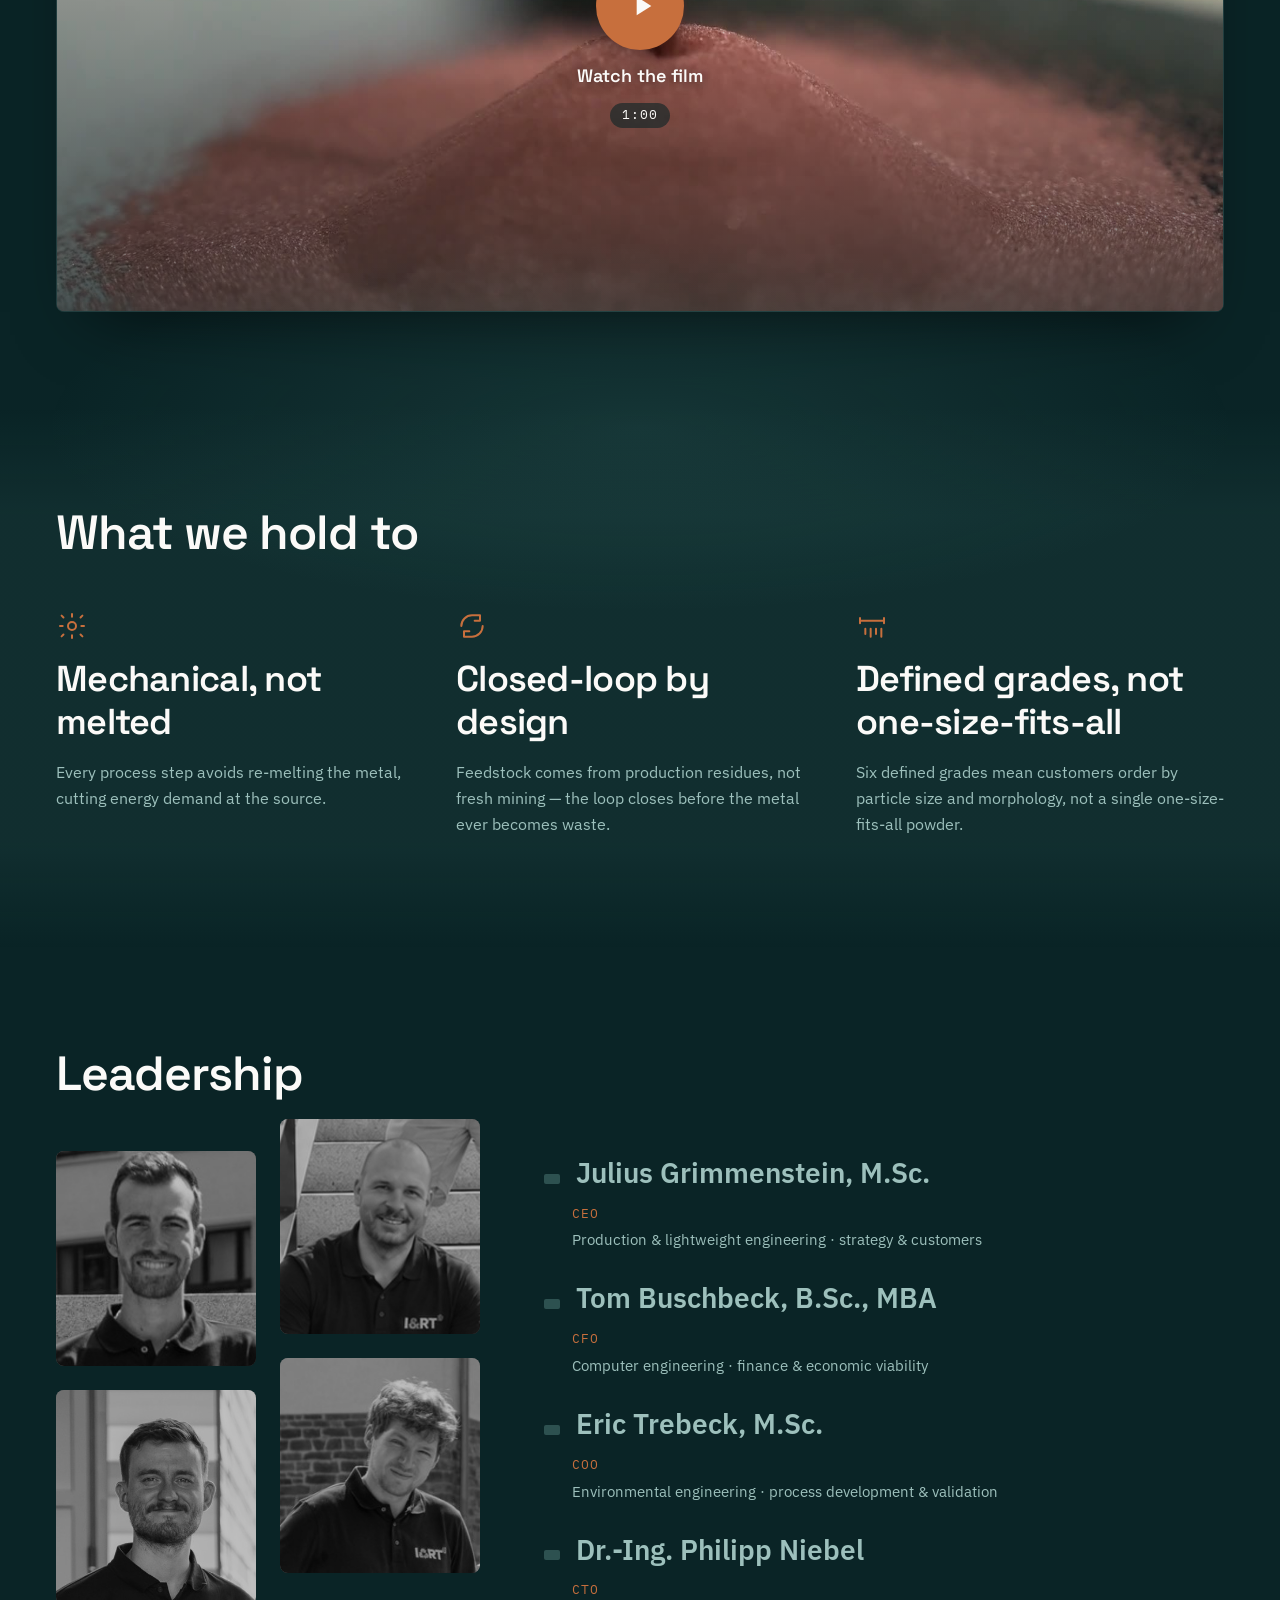
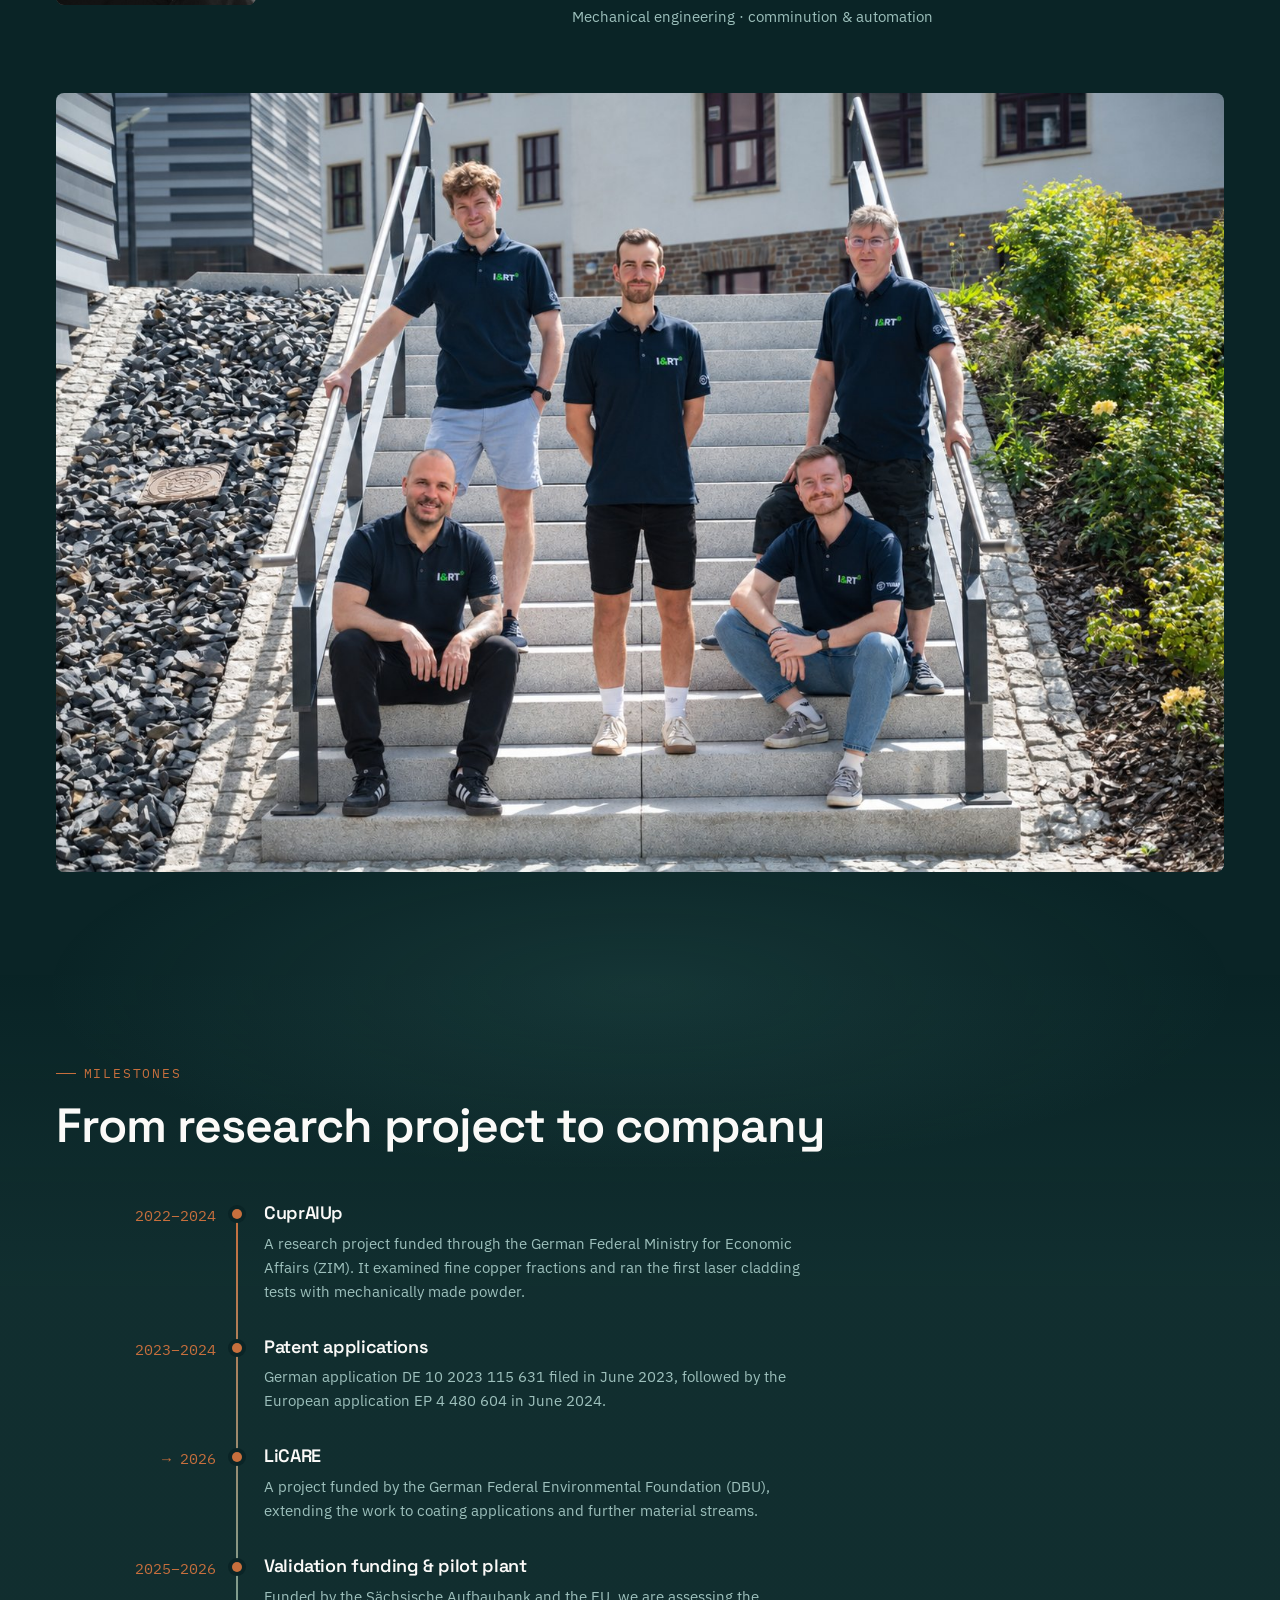
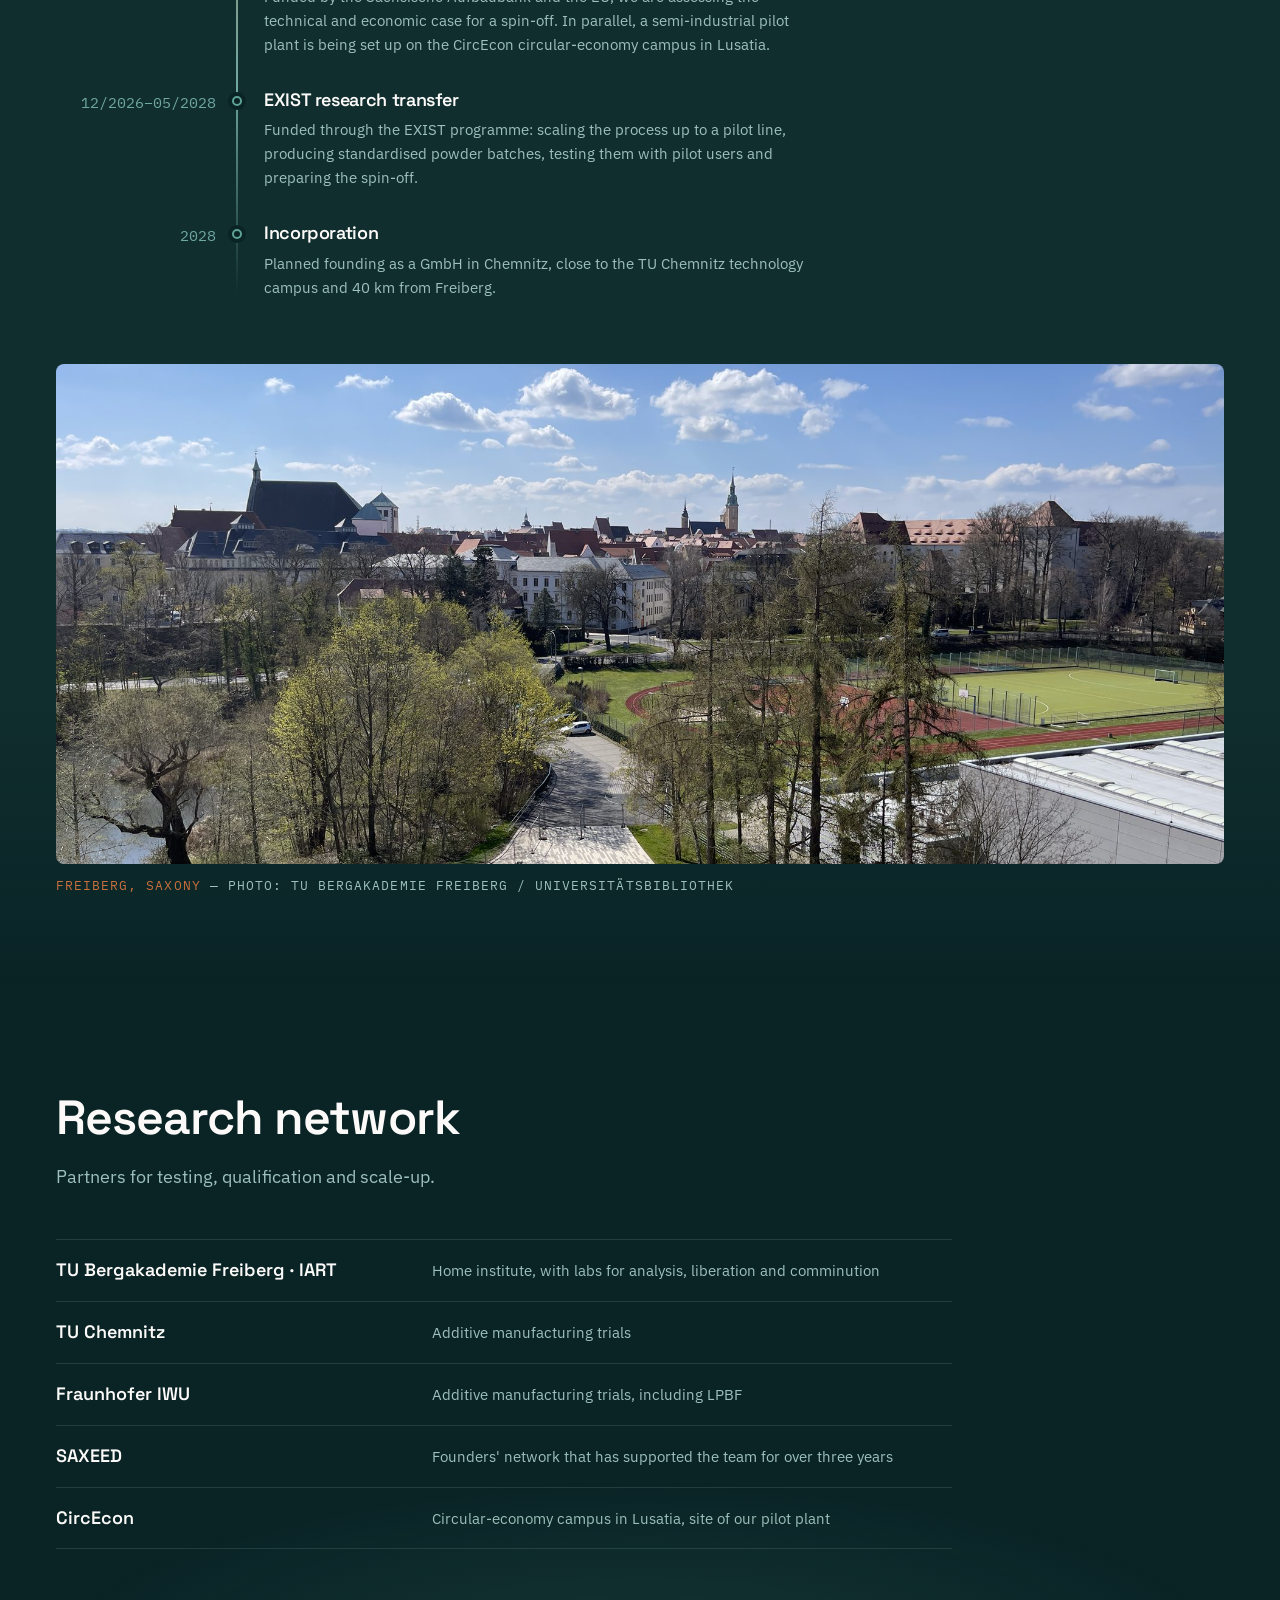
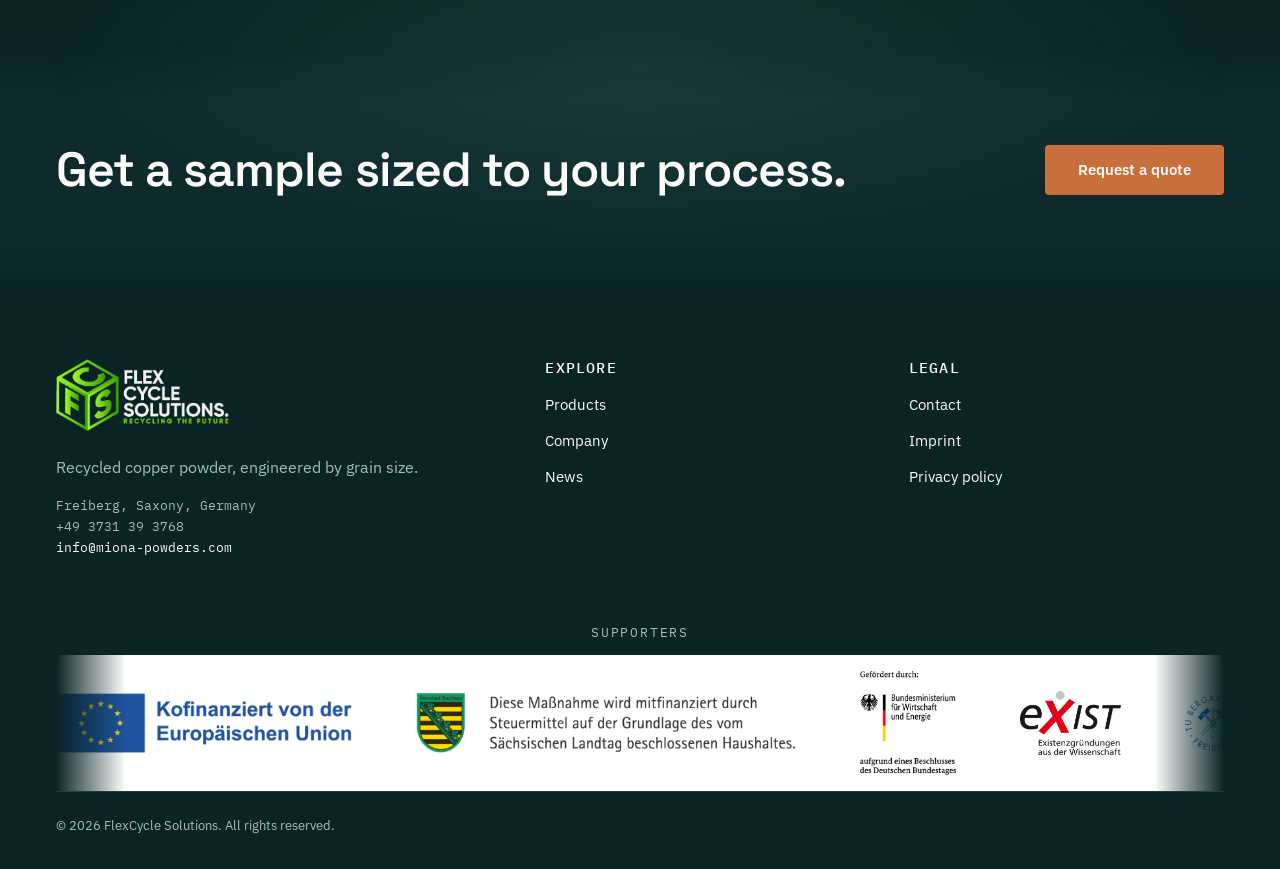
<file: company.html>
<!DOCTYPE html>
<html lang="en">
<head>
<meta charset="UTF-8">
<meta name="viewport" content="width=device-width, initial-scale=1">
<title data-i18n="company.title">FlexCycle Solutions — Company</title>
<meta name="description" content="FlexCycle Solutions was spun out of TU Bergakademie Freiberg, the world's oldest mining academy, to turn metallic production residues into copper powder.">
<link rel="icon" href="assets/img/favicon.png" type="image/png">
<link rel="apple-touch-icon" href="assets/img/apple-touch-icon.png">
<link rel="stylesheet" href="assets/css/fonts.css?v=2026112301">
<link rel="stylesheet" href="assets/css/tokens.css?v=2026112301">
<link rel="stylesheet" href="assets/css/base.css?v=2026112301">
<link rel="stylesheet" href="assets/css/components.css?v=2026112301">
<link rel="stylesheet" href="assets/css/print.css?v=2026112301">
</head>
<body>
<a class="skip-link" href="#main" data-i18n="common.skip">Skip to content</a>

<header class="site-header">
  <div class="container site-header__bar">
    <a class="logo" href="index.html"><img src="assets/img/logo.png" alt="FlexCycle Solutions" class="logo__img"></a>
    <nav class="nav" aria-label="Primary">
      <ul class="nav__list">
        <li><a href="index.html" data-i18n="nav.home">Home</a></li>
        <li><a href="products.html" data-i18n="nav.products">Products</a></li>
        <li><a href="company.html" data-i18n="nav.company" aria-current="page">Company</a></li>
        <li><a href="news.html" data-i18n="nav.news">News</a></li>
        <!-- Career page hidden for now; uncomment to restore: <li><a href="career.html" data-i18n="nav.career">Career</a></li> -->
        <li><a href="contact.html" data-i18n="nav.contact">Contact</a></li>
      </ul>
      <div class="lang-switch" role="group" aria-label="Language">
        <button type="button" data-lang="en" aria-pressed="true">EN</button>
        <button type="button" data-lang="de" aria-pressed="false">DE</button>
      </div>
      <button class="nav__toggle" aria-expanded="false" aria-controls="mobile-nav" aria-label="Menu">
        <svg viewBox="0 0 24 24" fill="none" stroke="currentColor" stroke-width="1.5" stroke-linecap="round"><path d="M4 6h16M4 12h16M4 18h16"/></svg>
      </button>
    </nav>
  </div>
  <div class="container">
    <div class="nav__mobile" id="mobile-nav">
      <a href="index.html" data-i18n="nav.home">Home</a>
      <a href="products.html" data-i18n="nav.products">Products</a>
      <a href="company.html" data-i18n="nav.company">Company</a>
      <a href="news.html" data-i18n="nav.news">News</a>
      <!-- Career page hidden for now; uncomment to restore: <a href="career.html" data-i18n="nav.career">Career</a> -->
      <a href="contact.html" data-i18n="nav.contact">Contact</a>
    </div>
  </div>
</header>

<main id="main">

  <section class="hero">
    <div class="hero__grain" data-hero-grain aria-hidden="true"></div>
    <div class="hero__nebula" data-hero-nebula aria-hidden="true"></div>
    <div class="container">
      <p class="eyebrow" data-i18n="company.eyebrow">Company</p>
      <h1 data-i18n="company.title">Eight hundred and fifty years of mining, one new material loop.</h1>
      <p class="hero__lede" data-i18n="company.lede">FlexCycle Solutions was spun out of TU Bergakademie Freiberg — the world's oldest mining academy — in the town that has defined European metallurgy for over eight centuries.</p>
    </div>
  </section>

  <section>
    <div class="container" data-blur-group>
      <div class="split split--media" style="align-items:center">
        <p class="blur-fade" style="font-size:var(--fs-400)" data-i18n="company.story">Freiberg has mined and processed metal since the 12th century. FlexCycle continues that lineage with a different resource: not ore from the ground, but thin-walled copper residues from industrial production. Our team developed the process at the Institute of Mineral Processing Machines and Recycling Systems Technology (IART) at TU Bergakademie Freiberg. This mechanical route turns that residue directly into powder, skipping the melt step that conventional powder production depends on.</p>
        <!-- Lab photo (credit: IART). Portrait 4:5 web copy of assets/lab.jpg
             (git-ignored original). -->
        <figure class="img-ph img-ph--portrait blur-fade" style="--ratio:4 / 5">
          <img src="assets/img/lab.jpg" width="1200" height="1500" loading="lazy" decoding="async"
               alt="Test rig in the IART lab" data-i18n-alt="company.lab.alt">
          <figcaption class="img-ph__caption"><span data-i18n="company.lab.label">Our lab at IART</span> — <span data-i18n="company.lab.credit">Photo: IART</span></figcaption>
        </figure>
      </div>
    </div>
  </section>

  <section>
    <div class="container">
      <!-- Image film, self-hosted (no third-party player, no cookies). Source:
           assets/video.mp4 (not committed), cropped to 1920x880 and compressed
           with ffmpeg. `controls` is removed by initFilm() in main.js and only
           returns once playback starts; without JS the native player shows. -->
      <figure class="film blur-fade" data-film>
        <video class="film__video" src="assets/video/flexcycle-film.mp4" poster="assets/video/flexcycle-film-poster.jpg"
               width="1920" height="880" preload="none" playsinline controls
               aria-label="FlexCycle Solutions image film" data-i18n-aria-label="film.aria"></video>
        <button type="button" class="film__play" data-film-play hidden>
          <span class="film__play-icon"><svg viewBox="0 0 24 24" fill="currentColor" aria-hidden="true"><path d="M8 5v14l11-7z"/></svg></span>
          <span class="film__play-label" data-i18n="film.play">Watch the film</span>
          <span class="film__play-time">1:00</span>
        </button>
      </figure>
    </div>
  </section>

  <section class="section-contrast">
    <div class="container" data-blur-group>
      <h2 class="blur-fade" data-i18n="company.valuesTitle">What we hold to</h2>
      <div class="grid grid-3" style="margin-top:var(--space-7)">
        <article class="blur-fade">
          <svg width="32" height="32" viewBox="0 0 24 24" fill="none" stroke="currentColor" stroke-width="1.5" stroke-linecap="round" stroke-linejoin="round" style="color:var(--copper); margin-bottom:var(--space-4)" aria-hidden="true">
            <circle cx="12" cy="12" r="3"/><path d="M12 3v2M12 19v2M4.2 4.2l1.4 1.4M18.4 18.4l1.4 1.4M3 12h2M19 12h2M4.2 19.8l1.4-1.4M18.4 5.6l1.4-1.4"/>
          </svg>
          <h3 data-i18n="company.values.0.title">Mechanical, not melted</h3>
          <p style="color:var(--text-soft)" data-i18n="company.values.0.desc">Every process step avoids re-melting the metal, cutting energy demand at the source.</p>
        </article>
        <article class="blur-fade">
          <svg width="32" height="32" viewBox="0 0 24 24" fill="none" stroke="currentColor" stroke-width="1.5" stroke-linecap="round" stroke-linejoin="round" style="color:var(--copper); margin-bottom:var(--space-4)" aria-hidden="true">
            <path d="M4 12a8 8 0 0 1 8-8h6M18 4v4h-4"/><path d="M20 12a8 8 0 0 1-8 8H6M6 20v-4h4"/>
          </svg>
          <h3 data-i18n="company.values.1.title">Closed-loop by design</h3>
          <p style="color:var(--text-soft)" data-i18n="company.values.1.desc">Feedstock comes from production residues, not fresh mining — the loop closes before the metal ever becomes waste.</p>
        </article>
        <article class="blur-fade">
          <svg width="32" height="32" viewBox="0 0 24 24" fill="none" stroke="currentColor" stroke-width="1.5" stroke-linecap="round" stroke-linejoin="round" style="color:var(--copper); margin-bottom:var(--space-4)" aria-hidden="true">
            <path d="M3 6v4M21 6v4M3 8h18"/><path d="M7 14v4M11 14v6M15 14v4M19 14v6"/>
          </svg>
          <h3 data-i18n="company.values.2.title">Defined grades, not one-size-fits-all</h3>
          <p style="color:var(--text-soft)" data-i18n="company.values.2.desc">Six defined grades mean customers order by particle size and morphology, not a single one-size-fits-all powder.</p>
        </article>
      </div>
    </div>
  </section>

  <section>
    <div class="container" data-blur-group>
      <h2 class="blur-fade" data-i18n="company.teamTitle">Leadership</h2>
      <!-- Portraits sit inside each .team-showcase__photo; the hover logic in
           main.js keys off matching data-member values, not the images. The
           initials remain as a fallback for anyone without a photo. -->
      <div class="team-showcase blur-fade" style="margin-top:var(--space-7)">
        <div class="team-showcase__photos" aria-hidden="true">
          <div class="team-showcase__col team-showcase__col--1">
            <div class="team-showcase__photo has-photo" data-member="jg" data-initials="JG"><img src="assets/img/team-jg.jpg" alt="" loading="lazy" decoding="async"></div>
            <div class="team-showcase__photo has-photo" data-member="et" data-initials="ET"><img src="assets/img/team-et.jpg" alt="" loading="lazy" decoding="async"></div>
          </div>
          <div class="team-showcase__col team-showcase__col--2">
            <div class="team-showcase__photo has-photo" data-member="tb" data-initials="TB"><img src="assets/img/team-tb.jpg" alt="" loading="lazy" decoding="async"></div>
            <div class="team-showcase__photo has-photo" data-member="pn" data-initials="PN"><img src="assets/img/team-pn.jpg" alt="" loading="lazy" decoding="async"></div>
          </div>
        </div>
        <div class="team-showcase__list">
          <div class="team-showcase__row" tabindex="0" data-member="jg">
            <span class="team-showcase__pill" aria-hidden="true"></span>
            <span class="team-showcase__name">Julius Grimmenstein, M.Sc.</span>
            <span class="team-showcase__socials">
              <a class="team-showcase__social" href="mailto:info@miona-powders.com" aria-label="Julius Grimmenstein – Email" title="info@miona-powders.com">
                <svg viewBox="0 0 24 24" fill="none" stroke="currentColor" stroke-width="1.5" stroke-linecap="round" stroke-linejoin="round" aria-hidden="true"><rect x="3" y="5" width="18" height="14" rx="2"/><path d="m3 7 9 6 9-6"/></svg>
              </a>
              <a class="team-showcase__social" href="https://www.linkedin.com/in/julius-eik-grimmenstein-557743224/" target="_blank" rel="noopener" aria-label="Julius Grimmenstein – LinkedIn" title="LinkedIn">
                <svg viewBox="0 0 24 24" fill="none" stroke="currentColor" stroke-width="1.5" stroke-linecap="round" stroke-linejoin="round" aria-hidden="true"><rect x="3" y="3" width="18" height="18" rx="3"/><path d="M7.5 10v6M7.5 7.5v.01M11.5 16v-3.5c0-1.5 1-2.5 2.25-2.5S16 11 16 12.5V16"/></svg>
              </a>
            </span>
            <span class="team-showcase__role">CEO</span>
            <span class="team-showcase__title" data-i18n-html="company.roles.jg">Production &amp; lightweight engineering · strategy &amp; customers</span>
          </div>
          <div class="team-showcase__row" tabindex="0" data-member="tb">
            <span class="team-showcase__pill" aria-hidden="true"></span>
            <span class="team-showcase__name">Tom Buschbeck, B.Sc., MBA</span>
            <span class="team-showcase__socials">
              <a class="team-showcase__social" href="mailto:tom.buschbeck@iart.tu-freiberg.de" aria-label="Tom Buschbeck – Email" title="tom.buschbeck@iart.tu-freiberg.de">
                <svg viewBox="0 0 24 24" fill="none" stroke="currentColor" stroke-width="1.5" stroke-linecap="round" stroke-linejoin="round" aria-hidden="true"><rect x="3" y="5" width="18" height="14" rx="2"/><path d="m3 7 9 6 9-6"/></svg>
              </a>
              <a class="team-showcase__social" href="https://www.linkedin.com/in/tom-buschbeck/" target="_blank" rel="noopener" aria-label="Tom Buschbeck – LinkedIn" title="LinkedIn">
                <svg viewBox="0 0 24 24" fill="none" stroke="currentColor" stroke-width="1.5" stroke-linecap="round" stroke-linejoin="round" aria-hidden="true"><rect x="3" y="3" width="18" height="18" rx="3"/><path d="M7.5 10v6M7.5 7.5v.01M11.5 16v-3.5c0-1.5 1-2.5 2.25-2.5S16 11 16 12.5V16"/></svg>
              </a>
            </span>
            <span class="team-showcase__role">CFO</span>
            <span class="team-showcase__title" data-i18n-html="company.roles.tb">Computer engineering · finance &amp; economic viability</span>
          </div>
          <div class="team-showcase__row" tabindex="0" data-member="et">
            <span class="team-showcase__pill" aria-hidden="true"></span>
            <span class="team-showcase__name">Eric Trebeck, M.Sc.</span>
            <span class="team-showcase__socials">
              <a class="team-showcase__social" href="mailto:eric.trebeck@iart.tu-freiberg.de" aria-label="Eric Trebeck – Email" title="eric.trebeck@iart.tu-freiberg.de">
                <svg viewBox="0 0 24 24" fill="none" stroke="currentColor" stroke-width="1.5" stroke-linecap="round" stroke-linejoin="round" aria-hidden="true"><rect x="3" y="5" width="18" height="14" rx="2"/><path d="m3 7 9 6 9-6"/></svg>
              </a>
              <a class="team-showcase__social" href="https://www.linkedin.com/in/eric-trebeck-1440a2205/" target="_blank" rel="noopener" aria-label="Eric Trebeck – LinkedIn" title="LinkedIn">
                <svg viewBox="0 0 24 24" fill="none" stroke="currentColor" stroke-width="1.5" stroke-linecap="round" stroke-linejoin="round" aria-hidden="true"><rect x="3" y="3" width="18" height="18" rx="3"/><path d="M7.5 10v6M7.5 7.5v.01M11.5 16v-3.5c0-1.5 1-2.5 2.25-2.5S16 11 16 12.5V16"/></svg>
              </a>
            </span>
            <span class="team-showcase__role">COO</span>
            <span class="team-showcase__title" data-i18n-html="company.roles.et">Environmental engineering · process development &amp; validation</span>
          </div>
          <div class="team-showcase__row" tabindex="0" data-member="pn">
            <span class="team-showcase__pill" aria-hidden="true"></span>
            <span class="team-showcase__name">Dr.-Ing. Philipp Niebel</span>
            <span class="team-showcase__socials">
              <a class="team-showcase__social" href="mailto:philipp.karsten.niebel@iart.tu-freiberg.de" aria-label="Philipp Niebel – Email" title="philipp.karsten.niebel@iart.tu-freiberg.de">
                <svg viewBox="0 0 24 24" fill="none" stroke="currentColor" stroke-width="1.5" stroke-linecap="round" stroke-linejoin="round" aria-hidden="true"><rect x="3" y="5" width="18" height="14" rx="2"/><path d="m3 7 9 6 9-6"/></svg>
              </a>
              <a class="team-showcase__social" href="https://www.linkedin.com/in/philipp-niebel-370067297/" target="_blank" rel="noopener" aria-label="Philipp Niebel – LinkedIn" title="LinkedIn">
                <svg viewBox="0 0 24 24" fill="none" stroke="currentColor" stroke-width="1.5" stroke-linecap="round" stroke-linejoin="round" aria-hidden="true"><rect x="3" y="3" width="18" height="18" rx="3"/><path d="M7.5 10v6M7.5 7.5v.01M11.5 16v-3.5c0-1.5 1-2.5 2.25-2.5S16 11 16 12.5V16"/></svg>
              </a>
            </span>
            <span class="team-showcase__role">CTO</span>
            <span class="team-showcase__title" data-i18n-html="company.roles.pn">Mechanical engineering · comminution &amp; automation</span>
          </div>
        </div>
      </div>
      <figure class="img-ph blur-fade" style="--ratio:3 / 2">
        <img src="assets/img/team.jpg" width="1537" height="1023" loading="lazy" decoding="async"
             alt="The FlexCycle Solutions team in Freiberg" data-i18n-alt="company.teamPhotoAlt">
      </figure>
    </div>
  </section>

  <!-- Milestones: EXIST application §4.1, §4.3, §8. Real chronology, so the
       dated list form carries information. -->
  <section class="section-contrast" id="milestones">
    <div class="container" data-blur-group>
      <p class="eyebrow blur-fade" data-i18n="company.milestones.eyebrow">Milestones</p>
      <h2 class="blur-fade" data-i18n="company.milestones.title">From research project to company</h2>
      <ol class="timeline">
        <li class="timeline__item blur-fade">
          <span class="timeline__date">2022–2024</span>
          <div>
            <h3 data-i18n="company.milestones.items.0.title">CuprAlUp</h3>
            <p data-i18n="company.milestones.items.0.desc">A research project funded through the German Federal Ministry for Economic Affairs (ZIM). It examined fine copper fractions and ran the first laser cladding tests with mechanically made powder.</p>
          </div>
        </li>
        <li class="timeline__item blur-fade">
          <span class="timeline__date">2023–2024</span>
          <div>
            <h3 data-i18n="company.milestones.items.1.title">Patent applications</h3>
            <p data-i18n="company.milestones.items.1.desc">German application DE 10 2023 115 631 filed in June 2023, followed by the European application EP 4 480 604 in June 2024.</p>
          </div>
        </li>
        <li class="timeline__item blur-fade">
          <span class="timeline__date">→ 2026</span>
          <div>
            <h3 data-i18n="company.milestones.items.2.title">LiCARE</h3>
            <p data-i18n="company.milestones.items.2.desc">A project funded by the German Federal Environmental Foundation (DBU), extending the work to coating applications and further material streams.</p>
          </div>
        </li>
        <li class="timeline__item blur-fade">
          <span class="timeline__date">2025–2026</span>
          <div>
            <h3 data-i18n-html="company.milestones.items.3.title">Validation funding &amp; pilot plant</h3>
            <p data-i18n="company.milestones.items.3.desc">Funded by the Sächsische Aufbaubank and the EU, we are assessing the technical and economic case for a spin-off. In parallel, a semi-industrial pilot plant is being set up on the CircEcon circular-economy campus in Lusatia.</p>
          </div>
        </li>
        <li class="timeline__item timeline__item--next blur-fade">
          <span class="timeline__date">12/2026–05/2028</span>
          <div>
            <h3 data-i18n="company.milestones.items.4.title">EXIST research transfer</h3>
            <p data-i18n="company.milestones.items.4.desc">Funded through the EXIST programme: scaling the process up to a pilot line, producing standardised powder batches, testing them with pilot users and preparing the spin-off.</p>
          </div>
        </li>
        <li class="timeline__item timeline__item--next blur-fade">
          <span class="timeline__date">2028</span>
          <div>
            <h3 data-i18n="company.milestones.items.5.title">Incorporation</h3>
            <p data-i18n="company.milestones.items.5.desc">Planned founding as a GmbH in Chemnitz, close to the TU Chemnitz technology campus and 40 km from Freiberg.</p>
          </div>
        </li>
      </ol>
      <!-- Stand-in until there is a photo of the pilot plant: view over
           Freiberg (credit required: TU Bergakademie Freiberg / Universitätsbibliothek).
           Web copy cropped to 21:9 from assets/Freiberg.jpg (git-ignored). -->
      <figure class="img-ph blur-fade" style="--ratio:21 / 9">
        <img src="assets/img/freiberg.jpg" width="1920" height="823" loading="lazy" decoding="async"
             alt="View over Freiberg, Saxony" data-i18n-alt="company.freiberg.alt">
        <figcaption class="img-ph__caption"><span data-i18n="company.freiberg.label">Freiberg, Saxony</span> — <span data-i18n="company.freiberg.credit">Photo: TU Bergakademie Freiberg / Universitätsbibliothek</span></figcaption>
      </figure>
    </div>
  </section>

  <!-- Research network: EXIST application §3. -->
  <section>
    <div class="container" data-blur-group>
      <h2 class="blur-fade" data-i18n="company.network.title">Research network</h2>
      <p class="hero__lede blur-fade" data-i18n="company.network.lede">Partners for testing, qualification and scale-up.</p>
      <ul class="people people--wide blur-fade" style="margin-top:var(--space-7)">
        <li><span class="people__name">TU Bergakademie Freiberg · IART</span><span class="people__role" data-i18n="company.network.partners.0">Home institute, with labs for analysis, liberation and comminution</span></li>
        <li><span class="people__name">TU Chemnitz</span><span class="people__role" data-i18n="company.network.partners.1">Additive manufacturing trials</span></li>
        <li><span class="people__name">Fraunhofer IWU</span><span class="people__role" data-i18n="company.network.partners.2">Additive manufacturing trials, including LPBF</span></li>
        <li><span class="people__name">SAXEED</span><span class="people__role" data-i18n="company.network.partners.3">Founders' network that has supported the team for over three years</span></li>
        <li><span class="people__name">CircEcon</span><span class="people__role" data-i18n="company.network.partners.4">Circular-economy campus in Lusatia, site of our pilot plant</span></li>
      </ul>
    </div>
  </section>

  <section class="section-alt">
    <div class="container" data-blur-group style="display:flex; flex-wrap:wrap; align-items:center; justify-content:space-between; gap:var(--space-6)">
      <h2 class="blur-fade" style="margin:0" data-i18n="home.cta.title">Get a sample sized to your process.</h2>
      <a class="btn btn--primary blur-fade" href="contact.html#quote" data-i18n="home.cta.button">Request a quote</a>
    </div>
  </section>

</main>

<footer class="site-footer">
  <div class="container">
    <div class="site-footer__grid">
      <div>
        <a class="logo" href="index.html"><img src="assets/img/logo.png" alt="FlexCycle Solutions" class="logo__img"></a>
        <p data-i18n="footer.tagline" style="margin-top:var(--space-4)">Recycled copper powder, engineered by grain size.</p>
        <p style="font-family:var(--font-mono); font-size:var(--fs-100)">
          <span data-i18n="footer.address">Freiberg, Saxony, Germany</span><br>
          +49&nbsp;3731&nbsp;39&nbsp;3768<br>
          <a href="mailto:info@miona-powders.com">info@miona-powders.com</a>
        </p>
      </div>
      <div>
        <h4 data-i18n="footer.explore">Explore</h4>
        <ul>
          <li><a href="products.html" data-i18n="nav.products">Products</a></li>
          <li><a href="company.html" data-i18n="nav.company">Company</a></li>
          <li><a href="news.html" data-i18n="nav.news">News</a></li>
          <!-- Career page hidden for now; uncomment to restore: <li><a href="career.html" data-i18n="nav.career">Career</a></li> -->
        </ul>
      </div>
      <div>
        <h4 data-i18n="footer.legal">Legal</h4>
        <ul>
          <li><a href="contact.html" data-i18n="nav.contact">Contact</a></li>
          <li><a href="imprint.html" data-i18n="footer.imprint">Imprint</a></li>
          <li><a href="privacy.html" data-i18n="footer.privacy">Privacy policy</a></li>
        </ul>
      </div>
    </div>
    <!-- Supporters & funding logos as a continuous strip. initFundingMarquee()
         in main.js repeats the items to fill the width and starts the scroll;
         without JS or with reduced motion they simply sit side by side. To
         add a logo, add one <li> here (on every page). -->
    <p class="funding-marquee__title" data-i18n="footer.supporters">Supporters</p>
    <div class="funding-marquee" data-funding-marquee>
      <ul class="funding-marquee__group">
        <li><img src="assets/img/funding-eu.png" width="795" height="161" loading="lazy" decoding="async"
                 alt="Co-financed by the European Union" data-i18n-alt="footer.funding.eu"></li>
        <li><img src="assets/img/funding-saxony.png" width="1152" height="182" loading="lazy" decoding="async"
                 alt="This measure is co-financed by tax revenue on the basis of the budget passed by the Saxon State Parliament." data-i18n-alt="footer.funding.saxony"></li>
        <li><img class="funding-marquee__logo--bmwe" src="assets/img/funding-bmwe.png" width="295" height="320" loading="lazy" decoding="async"
                 alt="Funded by the Federal Ministry for Economic Affairs and Energy on the basis of a decision by the German Bundestag" data-i18n-alt="footer.funding.bmwe"></li>
        <li><img class="funding-marquee__logo--exist" src="assets/img/funding-exist.png" width="379" height="240" loading="lazy" decoding="async"
                 alt="EXIST – Existenzgründungen aus der Wissenschaft"></li>
        <li><img class="funding-marquee__logo--tubaf" src="assets/img/supporter-tubaf.svg" width="583" height="205" loading="lazy" decoding="async"
                 alt="TU Bergakademie Freiberg"></li>
        <li><img class="funding-marquee__logo--iart" src="assets/img/supporter-iart.png" width="439" height="240" loading="lazy" decoding="async"
                 alt="IART – Institute of Mineral Processing Machines and Recycling Systems Technology" data-i18n-alt="footer.funding.iart"></li>
        <li><img class="funding-marquee__logo--saxeed" src="assets/img/supporter-saxeed.jpg" width="315" height="240" loading="lazy" decoding="async"
                 alt="SAXEED"></li>
      </ul>
    </div>
    <div class="site-footer__bottom">
      <span data-i18n="footer.rights">© 2026 FlexCycle Solutions. All rights reserved.</span>
    </div>
  </div>
</footer>

<script src="assets/js/i18n.js?v=2026112301"></script>
<script src="assets/js/main.js?v=2026112301"></script>
<script src="assets/js/spectrum.js?v=2026112301"></script>
<script src="assets/js/forms.js?v=2026112301"></script>
<script src="assets/js/hero-grain.js?v=2026112301"></script>
<script type="module">
/* FlexCycle Solutions — Hero nebula
   A lightweight WebGL particle field for the landing-page hero: GPU-driven
   swirl (no per-frame CPU physics loop), additive-blended soft points for a
   glow feel, mouse-reactive, coloured from the brand's copper/teal palette.

   Inlined (rather than an external module file) so it still runs when this
   page is opened directly via file:// without a module script file. three.js
   is self-hosted (assets/js/vendor/, MIT licence) so no visitor IP reaches a
   CDN; under file:// the import is blocked and the CSS grain field stays.

   Progressive enhancement: skipped entirely under prefers-reduced-motion,
   without WebGL support, or if the module import fails — the CSS grain field
   (hero-grain.js) stays as the fallback in all of those cases. */
(async function () {
  const mount = document.querySelector('[data-hero-nebula]');
  if (!mount) return;

  if (window.matchMedia('(prefers-reduced-motion: reduce)').matches) return;
  if (!window.WebGLRenderingContext) return;

  let THREE;
  try {
    THREE = await import('./assets/js/vendor/three.module.min.js');
  } catch (e) {
    return; // Module failed to load (e.g. file:// preview) — CSS grain field remains.
  }

  // Brand palette — same four hues used by the spectrum bands and morphology glyphs.
  const PALETTE = [0xC76F3D, 0xE28A4A, 0x6FA7A1, 0x9DC0BC];

  const isSmall = mount.clientWidth < 640;
  const COUNT = isSmall ? 1000 : 2400;

  const scene = new THREE.Scene();
  const camera = new THREE.PerspectiveCamera(55, 1, 0.1, 20);
  camera.position.z = 6;

  // Spawn range scales with this hero's own aspect ratio instead of a fixed
  // box, so the field reaches the edges on every page — a size tuned only
  // for the landing hero's tall proportions left particles stranded mid-
  // frame on the other pages' shorter, wider headers.
  const heroAspect = (mount.clientWidth || 1) / (mount.clientHeight || 1);
  const vFOV = 55 * Math.PI / 180;
  const visibleHeight = 2 * 6 * Math.tan(vFOV / 2);
  const visibleWidth = visibleHeight * heroAspect;

  let renderer;
  try {
    renderer = new THREE.WebGLRenderer({ alpha: true, antialias: false });
  } catch (e) {
    return; // WebGL init failed — CSS grain field remains as the only effect.
  }
  renderer.setPixelRatio(Math.min(window.devicePixelRatio || 1, 2));
  const canvas = renderer.domElement;

  const positions = new Float32Array(COUNT * 3);
  const randoms = new Float32Array(COUNT * 3);
  const colors = new Float32Array(COUNT * 3);
  const tmpColor = new THREE.Color();

  for (let i = 0; i < COUNT; i++) {
    const i3 = i * 3;
    positions[i3] = (Math.random() - 0.5) * visibleWidth * 0.8;
    positions[i3 + 1] = (Math.random() - 0.5) * visibleHeight * 0.8;
    positions[i3 + 2] = (Math.random() - 0.5) * 4;

    randoms[i3] = Math.random();
    randoms[i3 + 1] = Math.random() * 0.6 + 0.2;
    randoms[i3 + 2] = Math.random() * 0.6 + 0.2;

    tmpColor.set(PALETTE[i % PALETTE.length]);
    colors[i3] = tmpColor.r;
    colors[i3 + 1] = tmpColor.g;
    colors[i3 + 2] = tmpColor.b;
  }

  const geometry = new THREE.BufferGeometry();
  geometry.setAttribute('position', new THREE.BufferAttribute(positions, 3));
  geometry.setAttribute('aRandom', new THREE.BufferAttribute(randoms, 3));
  geometry.setAttribute('aColor', new THREE.BufferAttribute(colors, 3));

  const material = new THREE.ShaderMaterial({
    uniforms: {
      uTime: { value: 0 },
      uMouse: { value: new THREE.Vector2(0, 0) },
      uSize: { value: isSmall ? 22 : 30 },
      uOpacity: { value: 0.55 }
    },
    vertexShader: `
      attribute vec3 aRandom;
      attribute vec3 aColor;
      uniform float uTime;
      uniform vec2 uMouse;
      uniform float uSize;
      varying vec3 vColor;
      varying float vAlpha;

      void main() {
        vColor = aColor;
        vec3 pos = position;
        float t = uTime * 0.18 + aRandom.x * 6.2831;

        pos.x += sin(t + position.y * 0.6) * 0.5 * aRandom.y;
        pos.y += cos(t * 0.9 + position.z * 0.6) * 0.4 * aRandom.z;
        pos.z += sin(t * 0.7 + position.x * 0.6) * 0.3 * aRandom.y;

        vec2 toMouse = pos.xy - uMouse * 3.2;
        float d = length(toMouse);
        float repel = (1.0 - smoothstep(0.0, 1.4, d)) * 0.7;
        pos.xy += normalize(toMouse + 0.0001) * repel;

        vec4 mvPosition = modelViewMatrix * vec4(pos, 1.0);
        gl_PointSize = uSize * (1.0 / -mvPosition.z);
        gl_Position = projectionMatrix * mvPosition;
        vAlpha = 1.0 - smoothstep(6.0, 8.5, -mvPosition.z);
      }
    `,
    fragmentShader: `
      varying vec3 vColor;
      varying float vAlpha;
      uniform float uOpacity;
      void main() {
        float d = length(gl_PointCoord - vec2(0.5));
        float strength = 1.0 - smoothstep(0.0, 0.5, d);
        if (strength < 0.02) discard;
        gl_FragColor = vec4(vColor, strength * uOpacity * vAlpha);
      }
    `,
    transparent: true,
    blending: THREE.AdditiveBlending,
    depthWrite: false
  });

  const points = new THREE.Points(geometry, material);
  scene.add(points);

  function resize() {
    const w = mount.clientWidth;
    const h = mount.clientHeight;
    if (!w || !h) return;
    camera.aspect = w / h;
    camera.updateProjectionMatrix();
    renderer.setSize(w, h);
  }
  resize();
  window.addEventListener('resize', resize);

  const mouse = { x: 0, y: 0 };
  mount.addEventListener('pointermove', function (e) {
    const rect = mount.getBoundingClientRect();
    mouse.x = ((e.clientX - rect.left) / rect.width) * 2 - 1;
    mouse.y = -((e.clientY - rect.top) / rect.height) * 2 + 1;
  });

  let running = false;
  let contextLost = false;
  let rafId = null;
  const clock = new THREE.Clock();

  canvas.addEventListener('webglcontextlost', function (e) {
    e.preventDefault();
    contextLost = true;
  });
  canvas.addEventListener('webglcontextrestored', function () {
    contextLost = false;
  });

  function tick() {
    if (!running) return;
    if (!contextLost) {
      material.uniforms.uTime.value = clock.getElapsedTime();
      material.uniforms.uMouse.value.set(mouse.x * 1.6, mouse.y * 0.9);
      renderer.render(scene, camera);
    }
    rafId = requestAnimationFrame(tick);
  }
  function start() { if (!running) { running = true; clock.start(); tick(); } }
  function stop() { running = false; if (rafId) cancelAnimationFrame(rafId); }

  if ('IntersectionObserver' in window) {
    new IntersectionObserver(function (entries) {
      entries.forEach(function (entry) { entry.isIntersecting ? start() : stop(); });
    }, { threshold: 0 }).observe(mount);
  } else {
    start();
  }

  mount.appendChild(canvas);
  canvas.style.cssText = 'position:absolute; inset:0; width:100%; height:100%; display:block;';

  // WebGL nebula is live — remove the CSS grain fallback so they don't double up.
  const grain = document.querySelector('[data-hero-grain]');
  if (grain) grain.remove();
})();
</script>
</body>
</html>
</file>
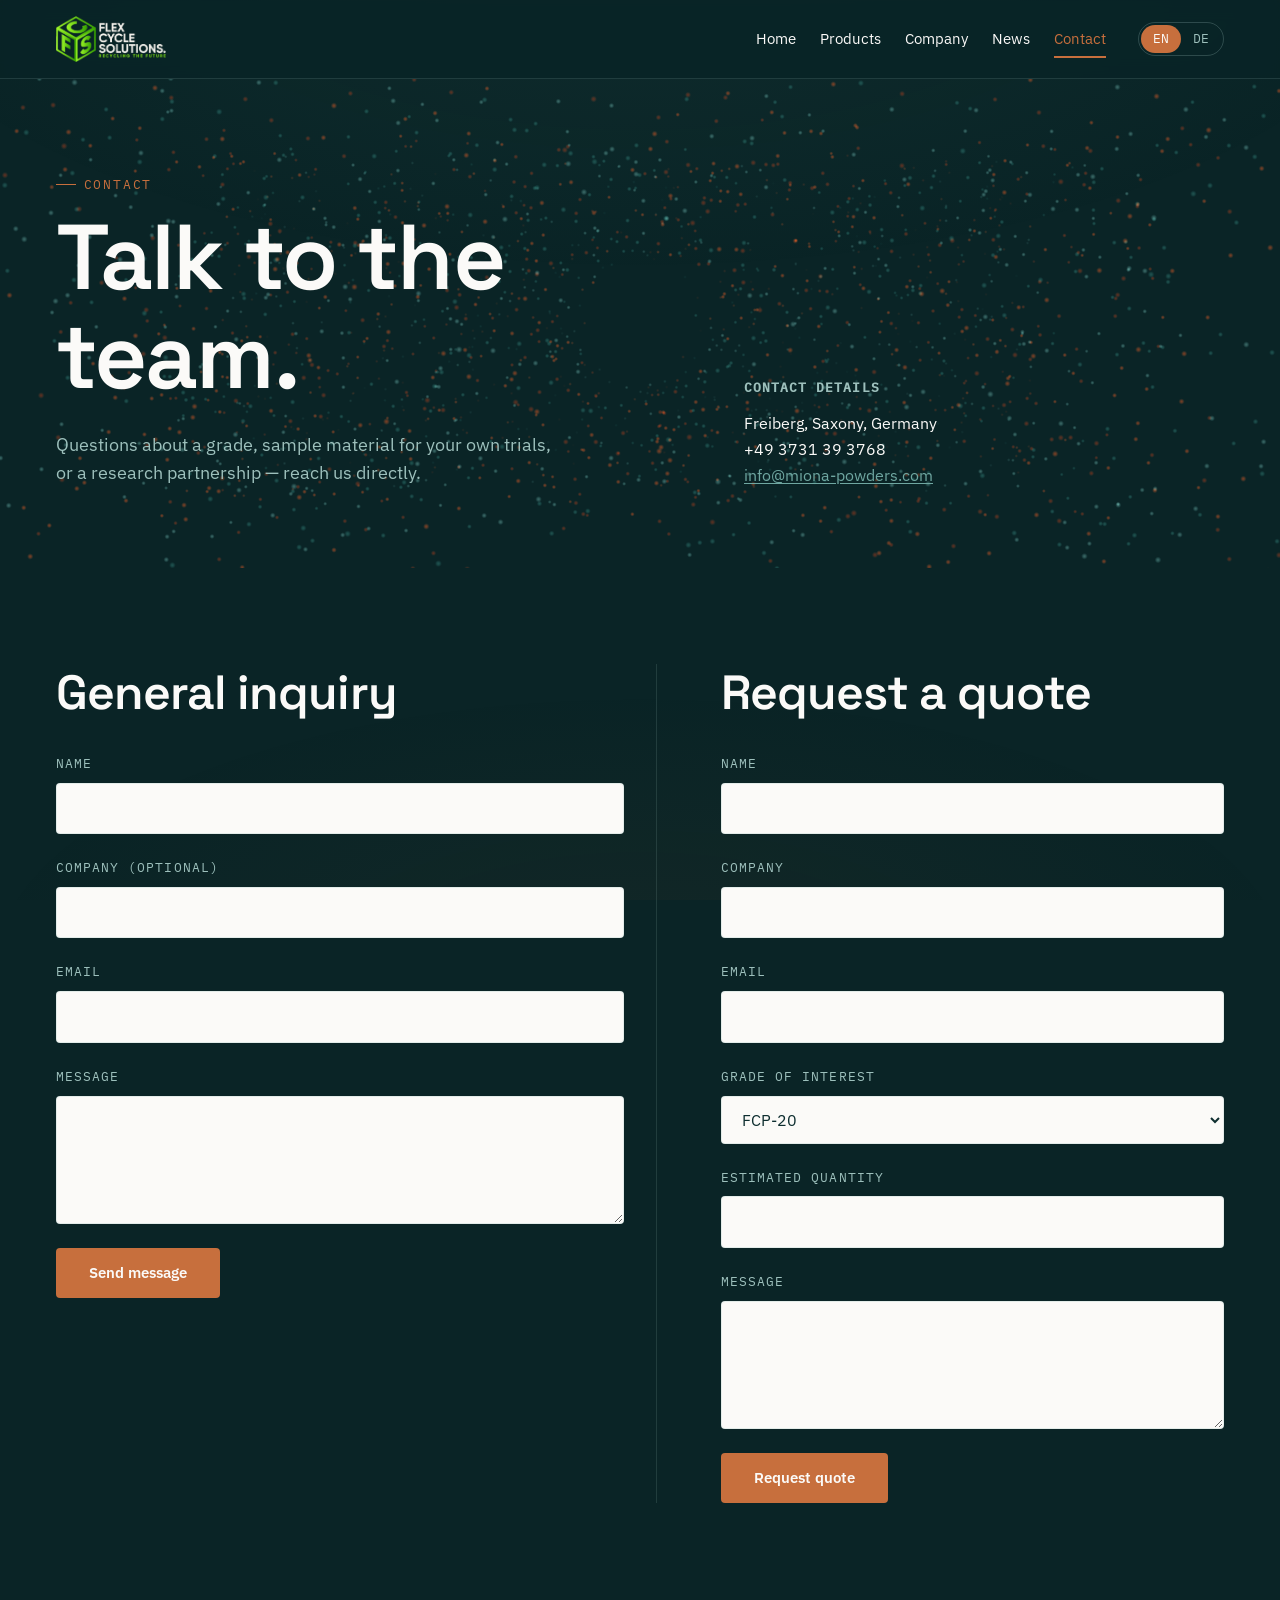
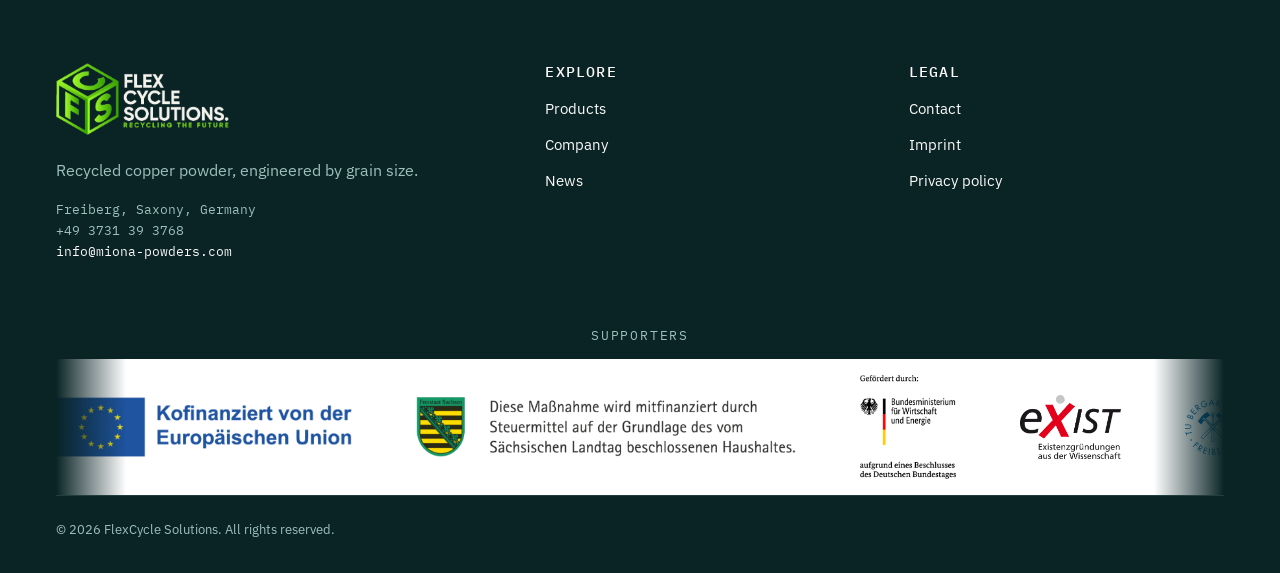
<file: contact.html>
<!DOCTYPE html>
<html lang="en">
<head>
<meta charset="UTF-8">
<meta name="viewport" content="width=device-width, initial-scale=1">
<title data-i18n="contact.title">FlexCycle Solutions — Contact</title>
<meta name="description" content="Reach the FlexCycle Solutions team in Freiberg, Germany — general inquiries or a request for a quote.">
<link rel="icon" href="assets/img/favicon.png" type="image/png">
<link rel="apple-touch-icon" href="assets/img/apple-touch-icon.png">
<link rel="stylesheet" href="assets/css/fonts.css?v=2026112301">
<link rel="stylesheet" href="assets/css/tokens.css?v=2026112301">
<link rel="stylesheet" href="assets/css/base.css?v=2026112301">
<link rel="stylesheet" href="assets/css/components.css?v=2026112301">
<link rel="stylesheet" href="assets/css/print.css?v=2026112301">
</head>
<body>
<a class="skip-link" href="#main" data-i18n="common.skip">Skip to content</a>

<header class="site-header">
  <div class="container site-header__bar">
    <a class="logo" href="index.html"><img src="assets/img/logo.png" alt="FlexCycle Solutions" class="logo__img"></a>
    <nav class="nav" aria-label="Primary">
      <ul class="nav__list">
        <li><a href="index.html" data-i18n="nav.home">Home</a></li>
        <li><a href="products.html" data-i18n="nav.products">Products</a></li>
        <li><a href="company.html" data-i18n="nav.company">Company</a></li>
        <li><a href="news.html" data-i18n="nav.news">News</a></li>
        <!-- Career page hidden for now; uncomment to restore: <li><a href="career.html" data-i18n="nav.career">Career</a></li> -->
        <li><a href="contact.html" data-i18n="nav.contact" aria-current="page">Contact</a></li>
      </ul>
      <div class="lang-switch" role="group" aria-label="Language">
        <button type="button" data-lang="en" aria-pressed="true">EN</button>
        <button type="button" data-lang="de" aria-pressed="false">DE</button>
      </div>
      <button class="nav__toggle" aria-expanded="false" aria-controls="mobile-nav" aria-label="Menu">
        <svg viewBox="0 0 24 24" fill="none" stroke="currentColor" stroke-width="1.5" stroke-linecap="round"><path d="M4 6h16M4 12h16M4 18h16"/></svg>
      </button>
    </nav>
  </div>
  <div class="container">
    <div class="nav__mobile" id="mobile-nav">
      <a href="index.html" data-i18n="nav.home">Home</a>
      <a href="products.html" data-i18n="nav.products">Products</a>
      <a href="company.html" data-i18n="nav.company">Company</a>
      <a href="news.html" data-i18n="nav.news">News</a>
      <!-- Career page hidden for now; uncomment to restore: <a href="career.html" data-i18n="nav.career">Career</a> -->
      <a href="contact.html" data-i18n="nav.contact">Contact</a>
    </div>
  </div>
</header>

<main id="main">

  <section class="hero">
    <div class="hero__grain" data-hero-grain aria-hidden="true"></div>
    <div class="hero__nebula" data-hero-nebula aria-hidden="true"></div>
    <div class="container hero__grid">
      <div>
        <p class="eyebrow" data-i18n="contact.eyebrow">Contact</p>
        <h1 data-i18n="contact.title">Talk to the team.</h1>
        <p class="hero__lede" data-i18n="contact.lede">Questions about a grade, sample material for your own trials, or a research partnership — reach us directly.</p>
      </div>
      <div>
        <h4 data-i18n="contact.infoTitle" style="font-family:var(--font-mono); text-transform:uppercase; font-size:var(--fs-100); letter-spacing:var(--tracking-wide); color:var(--text-soft)">Contact details</h4>
        <p style="font-size:var(--fs-300)">
          <span data-i18n="contact.address">Freiberg, Saxony, Germany</span><br>
          +49&nbsp;3731&nbsp;39&nbsp;3768<br>
          <a href="mailto:info@miona-powders.com">info@miona-powders.com</a>
        </p>
      </div>
    </div>
  </section>

  <section>
    <div class="container" data-blur-group>
      <div class="grid grid-2" style="align-items:start">
        <div id="general">
          <h2 class="blur-fade" data-i18n="contact.generalTitle">General inquiry</h2>
          <form class="form blur-fade" novalidate data-direct data-mailto="info@miona-powders.com" data-subject="General inquiry — FlexCycle Solutions" style="margin-top:var(--space-6)">
            <div class="form__row">
              <label for="gen-name" data-i18n="contact.form.name">Name</label>
              <input id="gen-name" name="name" type="text" required data-mail-label="Name">
              <span class="form__error" data-i18n="contact.form.errorRequired">This field is required.</span>
            </div>
            <div class="form__row">
              <label for="gen-company" data-i18n="contact.form.company">Company (optional)</label>
              <input id="gen-company" name="Company" type="text" data-mail-label="Company">
            </div>
            <div class="form__row">
              <label for="gen-email" data-i18n="contact.form.email">Email</label>
              <input id="gen-email" name="email" type="email" required data-mail-label="Email">
              <span class="form__error" data-i18n="contact.form.errorEmail">Enter a valid email address.</span>
            </div>
            <div class="form__row">
              <label for="gen-message" data-i18n="contact.form.message">Message</label>
              <textarea id="gen-message" name="Message" required data-mail-label="Message"></textarea>
              <span class="form__error" data-i18n="contact.form.errorRequired">This field is required.</span>
            </div>
            <div>
              <button class="btn btn--primary" type="submit" data-i18n="contact.form.submitGeneral">Send message</button>
            </div>
            <input type="checkbox" name="botcheck" class="visually-hidden" tabindex="-1" autocomplete="off" aria-hidden="true">
            <p class="form__status form__status--success" role="status" data-i18n="contact.form.sentGeneral">Thanks — your message has been sent. We'll get back to you soon.</p>
            <p class="form__status form__status--mailto" role="status" data-i18n="contact.form.successGeneral">Thanks — your email client should have opened with your message ready to send.</p>
            <p class="form__status form__status--error" role="alert" data-i18n="contact.form.error">Your message could not be sent. Please email us directly at info@miona-powders.com.</p>
          </form>
        </div>

        <div id="quote" class="contact-forms__quote">
          <h2 class="blur-fade" data-i18n="contact.quoteTitle">Request a quote</h2>
          <form class="form blur-fade" novalidate data-direct data-mailto="info@miona-powders.com" data-subject="Quote request — FlexCycle Solutions" style="margin-top:var(--space-6)">
            <div class="form__row">
              <label for="q-name" data-i18n="contact.form.name">Name</label>
              <input id="q-name" name="name" type="text" required data-mail-label="Name">
              <span class="form__error" data-i18n="contact.form.errorRequired">This field is required.</span>
            </div>
            <div class="form__row">
              <label for="q-company" data-i18n="contact.form.companyRequired">Company</label>
              <input id="q-company" name="Company" type="text" required data-mail-label="Company">
              <span class="form__error" data-i18n="contact.form.errorRequired">This field is required.</span>
            </div>
            <div class="form__row">
              <label for="q-email" data-i18n="contact.form.email">Email</label>
              <input id="q-email" name="email" type="email" required data-mail-label="Email">
              <span class="form__error" data-i18n="contact.form.errorEmail">Enter a valid email address.</span>
            </div>
            <div class="form__row">
              <label for="q-grade" data-i18n="contact.form.grade">Grade of interest</label>
              <select id="q-grade" name="Grade of interest" required data-mail-label="Grade of interest">
                <option data-i18n="contact.form.gradeOptions.0">FCP-20</option>
                <option data-i18n="contact.form.gradeOptions.1">FCP-BJ</option>
                <option data-i18n="contact.form.gradeOptions.2">FCP-AM</option>
                <option data-i18n="contact.form.gradeOptions.3">FCP-EBM</option>
                <option data-i18n="contact.form.gradeOptions.4">FCP-Si</option>
                <option data-i18n="contact.form.gradeOptions.5">FCP-PM</option>
                <option data-i18n="contact.form.gradeOptions.6">Not sure yet</option>
              </select>
            </div>
            <div class="form__row">
              <label for="q-quantity" data-i18n="contact.form.quantity">Estimated quantity</label>
              <input id="q-quantity" name="Estimated quantity" type="text" data-mail-label="Estimated quantity">
            </div>
            <div class="form__row">
              <label for="q-message" data-i18n="contact.form.message">Message</label>
              <textarea id="q-message" name="Message" data-mail-label="Message"></textarea>
            </div>
            <div>
              <button class="btn btn--primary" type="submit" data-i18n="contact.form.submitQuote">Request quote</button>
            </div>
            <input type="checkbox" name="botcheck" class="visually-hidden" tabindex="-1" autocomplete="off" aria-hidden="true">
            <p class="form__status form__status--success" role="status" data-i18n="contact.form.sentQuote">Thanks — your request has been sent. We'll get back to you soon.</p>
            <p class="form__status form__status--mailto" role="status" data-i18n="contact.form.successQuote">Thanks — your email client should have opened with your request ready to send.</p>
            <p class="form__status form__status--error" role="alert" data-i18n="contact.form.error">Your message could not be sent. Please email us directly at info@miona-powders.com.</p>
          </form>
        </div>
      </div>
    </div>
  </section>

</main>

<footer class="site-footer">
  <div class="container">
    <div class="site-footer__grid">
      <div>
        <a class="logo" href="index.html"><img src="assets/img/logo.png" alt="FlexCycle Solutions" class="logo__img"></a>
        <p data-i18n="footer.tagline" style="margin-top:var(--space-4)">Recycled copper powder, engineered by grain size.</p>
        <p style="font-family:var(--font-mono); font-size:var(--fs-100)">
          <span data-i18n="footer.address">Freiberg, Saxony, Germany</span><br>
          +49&nbsp;3731&nbsp;39&nbsp;3768<br>
          <a href="mailto:info@miona-powders.com">info@miona-powders.com</a>
        </p>
      </div>
      <div>
        <h4 data-i18n="footer.explore">Explore</h4>
        <ul>
          <li><a href="products.html" data-i18n="nav.products">Products</a></li>
          <li><a href="company.html" data-i18n="nav.company">Company</a></li>
          <li><a href="news.html" data-i18n="nav.news">News</a></li>
          <!-- Career page hidden for now; uncomment to restore: <li><a href="career.html" data-i18n="nav.career">Career</a></li> -->
        </ul>
      </div>
      <div>
        <h4 data-i18n="footer.legal">Legal</h4>
        <ul>
          <li><a href="contact.html" data-i18n="nav.contact">Contact</a></li>
          <li><a href="imprint.html" data-i18n="footer.imprint">Imprint</a></li>
          <li><a href="privacy.html" data-i18n="footer.privacy">Privacy policy</a></li>
        </ul>
      </div>
    </div>
    <!-- Supporters & funding logos as a continuous strip. initFundingMarquee()
         in main.js repeats the items to fill the width and starts the scroll;
         without JS or with reduced motion they simply sit side by side. To
         add a logo, add one <li> here (on every page). -->
    <p class="funding-marquee__title" data-i18n="footer.supporters">Supporters</p>
    <div class="funding-marquee" data-funding-marquee>
      <ul class="funding-marquee__group">
        <li><img src="assets/img/funding-eu.png" width="795" height="161" loading="lazy" decoding="async"
                 alt="Co-financed by the European Union" data-i18n-alt="footer.funding.eu"></li>
        <li><img src="assets/img/funding-saxony.png" width="1152" height="182" loading="lazy" decoding="async"
                 alt="This measure is co-financed by tax revenue on the basis of the budget passed by the Saxon State Parliament." data-i18n-alt="footer.funding.saxony"></li>
        <li><img class="funding-marquee__logo--bmwe" src="assets/img/funding-bmwe.png" width="295" height="320" loading="lazy" decoding="async"
                 alt="Funded by the Federal Ministry for Economic Affairs and Energy on the basis of a decision by the German Bundestag" data-i18n-alt="footer.funding.bmwe"></li>
        <li><img class="funding-marquee__logo--exist" src="assets/img/funding-exist.png" width="379" height="240" loading="lazy" decoding="async"
                 alt="EXIST – Existenzgründungen aus der Wissenschaft"></li>
        <li><img class="funding-marquee__logo--tubaf" src="assets/img/supporter-tubaf.svg" width="583" height="205" loading="lazy" decoding="async"
                 alt="TU Bergakademie Freiberg"></li>
        <li><img class="funding-marquee__logo--iart" src="assets/img/supporter-iart.png" width="439" height="240" loading="lazy" decoding="async"
                 alt="IART – Institute of Mineral Processing Machines and Recycling Systems Technology" data-i18n-alt="footer.funding.iart"></li>
        <li><img class="funding-marquee__logo--saxeed" src="assets/img/supporter-saxeed.jpg" width="315" height="240" loading="lazy" decoding="async"
                 alt="SAXEED"></li>
      </ul>
    </div>
    <div class="site-footer__bottom">
      <span data-i18n="footer.rights">© 2026 FlexCycle Solutions. All rights reserved.</span>
    </div>
  </div>
</footer>

<script src="assets/js/i18n.js?v=2026112301"></script>
<script src="assets/js/main.js?v=2026112301"></script>
<script src="assets/js/spectrum.js?v=2026112301"></script>
<script src="assets/js/forms.js?v=2026112301"></script>
<script src="assets/js/hero-grain.js?v=2026112301"></script>
<script type="module">
/* FlexCycle Solutions — Hero nebula
   A lightweight WebGL particle field for the landing-page hero: GPU-driven
   swirl (no per-frame CPU physics loop), additive-blended soft points for a
   glow feel, mouse-reactive, coloured from the brand's copper/teal palette.

   Inlined (rather than an external module file) so it still runs when this
   page is opened directly via file:// without a module script file. three.js
   is self-hosted (assets/js/vendor/, MIT licence) so no visitor IP reaches a
   CDN; under file:// the import is blocked and the CSS grain field stays.

   Progressive enhancement: skipped entirely under prefers-reduced-motion,
   without WebGL support, or if the module import fails — the CSS grain field
   (hero-grain.js) stays as the fallback in all of those cases. */
(async function () {
  const mount = document.querySelector('[data-hero-nebula]');
  if (!mount) return;

  if (window.matchMedia('(prefers-reduced-motion: reduce)').matches) return;
  if (!window.WebGLRenderingContext) return;

  let THREE;
  try {
    THREE = await import('./assets/js/vendor/three.module.min.js');
  } catch (e) {
    return; // Module failed to load (e.g. file:// preview) — CSS grain field remains.
  }

  // Brand palette — same four hues used by the spectrum bands and morphology glyphs.
  const PALETTE = [0xC76F3D, 0xE28A4A, 0x6FA7A1, 0x9DC0BC];

  const isSmall = mount.clientWidth < 640;
  const COUNT = isSmall ? 1000 : 2400;

  const scene = new THREE.Scene();
  const camera = new THREE.PerspectiveCamera(55, 1, 0.1, 20);
  camera.position.z = 6;

  // Spawn range scales with this hero's own aspect ratio instead of a fixed
  // box, so the field reaches the edges on every page — a size tuned only
  // for the landing hero's tall proportions left particles stranded mid-
  // frame on the other pages' shorter, wider headers.
  const heroAspect = (mount.clientWidth || 1) / (mount.clientHeight || 1);
  const vFOV = 55 * Math.PI / 180;
  const visibleHeight = 2 * 6 * Math.tan(vFOV / 2);
  const visibleWidth = visibleHeight * heroAspect;

  let renderer;
  try {
    renderer = new THREE.WebGLRenderer({ alpha: true, antialias: false });
  } catch (e) {
    return; // WebGL init failed — CSS grain field remains as the only effect.
  }
  renderer.setPixelRatio(Math.min(window.devicePixelRatio || 1, 2));
  const canvas = renderer.domElement;

  const positions = new Float32Array(COUNT * 3);
  const randoms = new Float32Array(COUNT * 3);
  const colors = new Float32Array(COUNT * 3);
  const tmpColor = new THREE.Color();

  for (let i = 0; i < COUNT; i++) {
    const i3 = i * 3;
    positions[i3] = (Math.random() - 0.5) * visibleWidth * 0.8;
    positions[i3 + 1] = (Math.random() - 0.5) * visibleHeight * 0.8;
    positions[i3 + 2] = (Math.random() - 0.5) * 4;

    randoms[i3] = Math.random();
    randoms[i3 + 1] = Math.random() * 0.6 + 0.2;
    randoms[i3 + 2] = Math.random() * 0.6 + 0.2;

    tmpColor.set(PALETTE[i % PALETTE.length]);
    colors[i3] = tmpColor.r;
    colors[i3 + 1] = tmpColor.g;
    colors[i3 + 2] = tmpColor.b;
  }

  const geometry = new THREE.BufferGeometry();
  geometry.setAttribute('position', new THREE.BufferAttribute(positions, 3));
  geometry.setAttribute('aRandom', new THREE.BufferAttribute(randoms, 3));
  geometry.setAttribute('aColor', new THREE.BufferAttribute(colors, 3));

  const material = new THREE.ShaderMaterial({
    uniforms: {
      uTime: { value: 0 },
      uMouse: { value: new THREE.Vector2(0, 0) },
      uSize: { value: isSmall ? 22 : 30 },
      uOpacity: { value: 0.55 }
    },
    vertexShader: `
      attribute vec3 aRandom;
      attribute vec3 aColor;
      uniform float uTime;
      uniform vec2 uMouse;
      uniform float uSize;
      varying vec3 vColor;
      varying float vAlpha;

      void main() {
        vColor = aColor;
        vec3 pos = position;
        float t = uTime * 0.18 + aRandom.x * 6.2831;

        pos.x += sin(t + position.y * 0.6) * 0.5 * aRandom.y;
        pos.y += cos(t * 0.9 + position.z * 0.6) * 0.4 * aRandom.z;
        pos.z += sin(t * 0.7 + position.x * 0.6) * 0.3 * aRandom.y;

        vec2 toMouse = pos.xy - uMouse * 3.2;
        float d = length(toMouse);
        float repel = (1.0 - smoothstep(0.0, 1.4, d)) * 0.7;
        pos.xy += normalize(toMouse + 0.0001) * repel;

        vec4 mvPosition = modelViewMatrix * vec4(pos, 1.0);
        gl_PointSize = uSize * (1.0 / -mvPosition.z);
        gl_Position = projectionMatrix * mvPosition;
        vAlpha = 1.0 - smoothstep(6.0, 8.5, -mvPosition.z);
      }
    `,
    fragmentShader: `
      varying vec3 vColor;
      varying float vAlpha;
      uniform float uOpacity;
      void main() {
        float d = length(gl_PointCoord - vec2(0.5));
        float strength = 1.0 - smoothstep(0.0, 0.5, d);
        if (strength < 0.02) discard;
        gl_FragColor = vec4(vColor, strength * uOpacity * vAlpha);
      }
    `,
    transparent: true,
    blending: THREE.AdditiveBlending,
    depthWrite: false
  });

  const points = new THREE.Points(geometry, material);
  scene.add(points);

  function resize() {
    const w = mount.clientWidth;
    const h = mount.clientHeight;
    if (!w || !h) return;
    camera.aspect = w / h;
    camera.updateProjectionMatrix();
    renderer.setSize(w, h);
  }
  resize();
  window.addEventListener('resize', resize);

  const mouse = { x: 0, y: 0 };
  mount.addEventListener('pointermove', function (e) {
    const rect = mount.getBoundingClientRect();
    mouse.x = ((e.clientX - rect.left) / rect.width) * 2 - 1;
    mouse.y = -((e.clientY - rect.top) / rect.height) * 2 + 1;
  });

  let running = false;
  let contextLost = false;
  let rafId = null;
  const clock = new THREE.Clock();

  canvas.addEventListener('webglcontextlost', function (e) {
    e.preventDefault();
    contextLost = true;
  });
  canvas.addEventListener('webglcontextrestored', function () {
    contextLost = false;
  });

  function tick() {
    if (!running) return;
    if (!contextLost) {
      material.uniforms.uTime.value = clock.getElapsedTime();
      material.uniforms.uMouse.value.set(mouse.x * 1.6, mouse.y * 0.9);
      renderer.render(scene, camera);
    }
    rafId = requestAnimationFrame(tick);
  }
  function start() { if (!running) { running = true; clock.start(); tick(); } }
  function stop() { running = false; if (rafId) cancelAnimationFrame(rafId); }

  if ('IntersectionObserver' in window) {
    new IntersectionObserver(function (entries) {
      entries.forEach(function (entry) { entry.isIntersecting ? start() : stop(); });
    }, { threshold: 0 }).observe(mount);
  } else {
    start();
  }

  mount.appendChild(canvas);
  canvas.style.cssText = 'position:absolute; inset:0; width:100%; height:100%; display:block;';

  // WebGL nebula is live — remove the CSS grain fallback so they don't double up.
  const grain = document.querySelector('[data-hero-grain]');
  if (grain) grain.remove();
})();
</script>
</body>
</html>
</file>
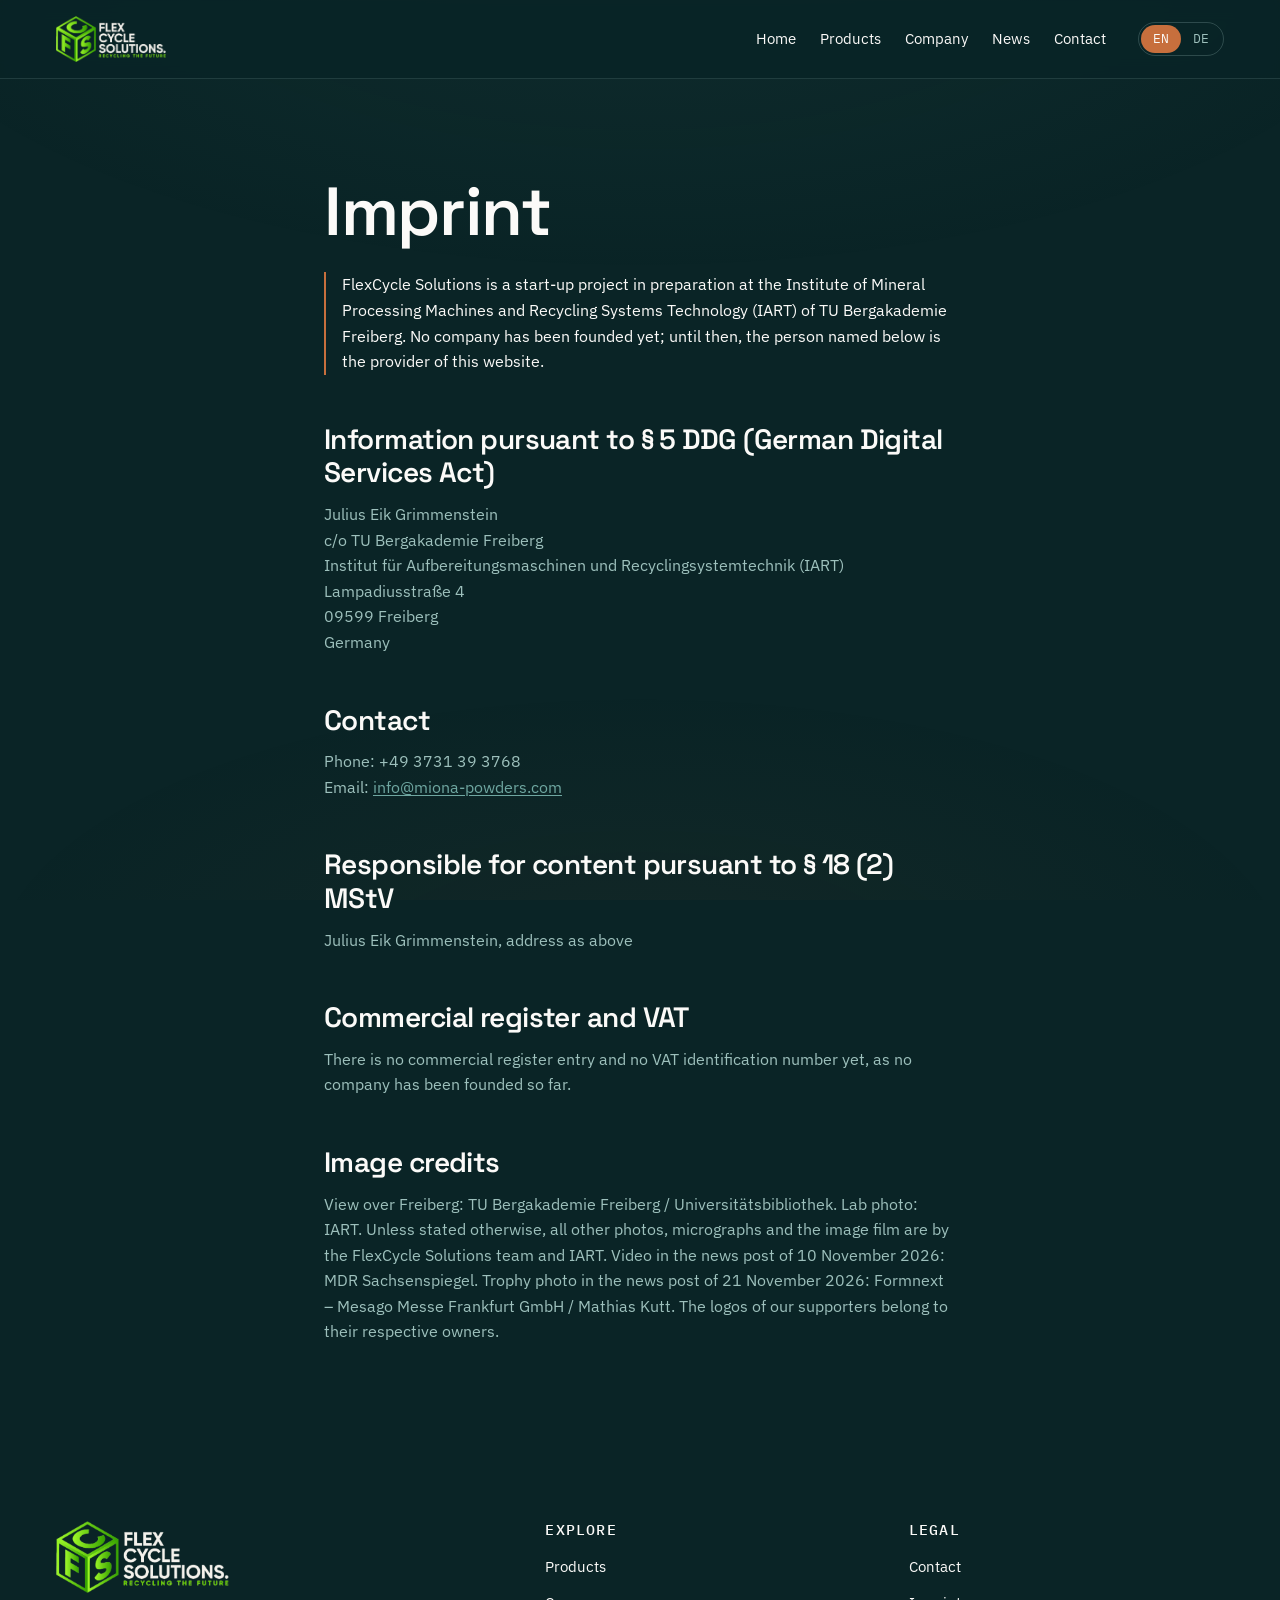
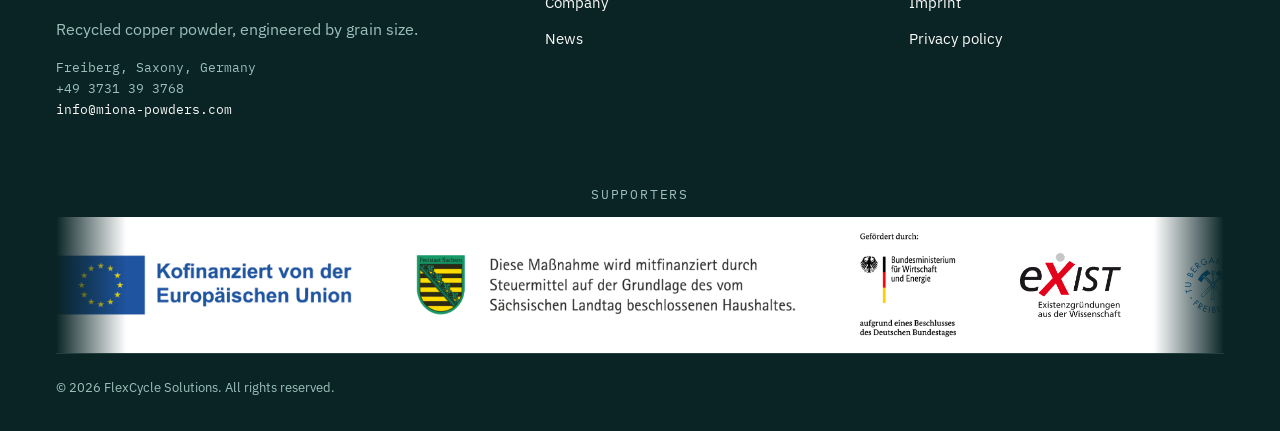
<file: imprint.html>
<!DOCTYPE html>
<html lang="en">
<head>
<meta charset="UTF-8">
<meta name="viewport" content="width=device-width, initial-scale=1">
<title data-i18n="legal.imprint.pageTitle">FlexCycle Solutions — Imprint</title>
<meta name="description" content="Legal notice for FlexCycle Solutions.">
<link rel="icon" href="assets/img/favicon.png" type="image/png">
<link rel="apple-touch-icon" href="assets/img/apple-touch-icon.png">
<link rel="stylesheet" href="assets/css/fonts.css?v=2026112301">
<link rel="stylesheet" href="assets/css/tokens.css?v=2026112301">
<link rel="stylesheet" href="assets/css/base.css?v=2026112301">
<link rel="stylesheet" href="assets/css/components.css?v=2026112301">
<link rel="stylesheet" href="assets/css/print.css?v=2026112301">
</head>
<body>
<a class="skip-link" href="#main" data-i18n="common.skip">Skip to content</a>

<header class="site-header">
  <div class="container site-header__bar">
    <a class="logo" href="index.html"><img src="assets/img/logo.png" alt="FlexCycle Solutions" class="logo__img"></a>
    <nav class="nav" aria-label="Primary">
      <ul class="nav__list">
        <li><a href="index.html" data-i18n="nav.home">Home</a></li>
        <li><a href="products.html" data-i18n="nav.products">Products</a></li>
        <li><a href="company.html" data-i18n="nav.company">Company</a></li>
        <li><a href="news.html" data-i18n="nav.news">News</a></li>
        <!-- Career page hidden for now; uncomment to restore: <li><a href="career.html" data-i18n="nav.career">Career</a></li> -->
        <li><a href="contact.html" data-i18n="nav.contact">Contact</a></li>
      </ul>
      <div class="lang-switch" role="group" aria-label="Language">
        <button type="button" data-lang="en" aria-pressed="true">EN</button>
        <button type="button" data-lang="de" aria-pressed="false">DE</button>
      </div>
      <button class="nav__toggle" aria-expanded="false" aria-controls="mobile-nav" aria-label="Menu">
        <svg viewBox="0 0 24 24" fill="none" stroke="currentColor" stroke-width="1.5" stroke-linecap="round"><path d="M4 6h16M4 12h16M4 18h16"/></svg>
      </button>
    </nav>
  </div>
  <div class="container">
    <div class="nav__mobile" id="mobile-nav">
      <a href="index.html" data-i18n="nav.home">Home</a>
      <a href="products.html" data-i18n="nav.products">Products</a>
      <a href="company.html" data-i18n="nav.company">Company</a>
      <a href="news.html" data-i18n="nav.news">News</a>
      <!-- Career page hidden for now; uncomment to restore: <a href="career.html" data-i18n="nav.career">Career</a> -->
      <a href="contact.html" data-i18n="nav.contact">Contact</a>
    </div>
  </div>
</header>

<main id="main">
  <section>
    <div class="container legal">
      <h1 data-i18n="legal.imprint.title">Imprint</h1>
      <p class="legal__intro" data-i18n-html="legal.imprint.intro">FlexCycle Solutions is a start-up project in preparation at the Institute of Mineral Processing Machines and Recycling Systems Technology (IART) of TU Bergakademie Freiberg. No company has been founded yet; until then, the person named below is the provider of this website.</p>
      <h2 class="legal__heading" data-i18n="legal.imprint.providerTitle">Information pursuant to § 5 DDG (German Digital Services Act)</h2>
      <p data-i18n-html="legal.imprint.provider">Julius Eik Grimmenstein<br>c/o TU Bergakademie Freiberg<br>Institut für Aufbereitungsmaschinen und Recyclingsystemtechnik (IART)<br>Lampadiusstraße 4<br>09599 Freiberg<br>Germany</p>
      <h2 class="legal__heading" data-i18n="legal.imprint.contactTitle">Contact</h2>
      <p data-i18n-html="legal.imprint.contact">Phone: +49&nbsp;3731&nbsp;39&nbsp;3768<br>Email: <a href="mailto:info@miona-powders.com">info@miona-powders.com</a></p>
      <h2 class="legal__heading" data-i18n="legal.imprint.responsibleTitle">Responsible for content pursuant to § 18 (2) MStV</h2>
      <p data-i18n-html="legal.imprint.responsible">Julius Eik Grimmenstein, address as above</p>
      <h2 class="legal__heading" data-i18n="legal.imprint.registerTitle">Commercial register and VAT</h2>
      <p data-i18n-html="legal.imprint.register">There is no commercial register entry and no VAT identification number yet, as no company has been founded so far.</p>
      <h2 class="legal__heading" data-i18n="legal.imprint.creditsTitle">Image credits</h2>
      <p data-i18n-html="legal.imprint.credits">View over Freiberg: TU Bergakademie Freiberg / Universitätsbibliothek. Lab photo: IART. Unless stated otherwise, all other photos, micrographs and the image film are by the FlexCycle Solutions team and IART. Video in the news post of 10 November 2026: MDR Sachsenspiegel. Trophy photo in the news post of 21 November 2026: Formnext – Mesago Messe Frankfurt GmbH / Mathias Kutt. The logos of our supporters belong to their respective owners.</p>
    </div>
  </section>
</main>

<footer class="site-footer">
  <div class="container">
    <div class="site-footer__grid">
      <div>
        <a class="logo" href="index.html"><img src="assets/img/logo.png" alt="FlexCycle Solutions" class="logo__img"></a>
        <p data-i18n="footer.tagline" style="margin-top:var(--space-4)">Recycled copper powder, engineered by grain size.</p>
        <p style="font-family:var(--font-mono); font-size:var(--fs-100)">
          <span data-i18n="footer.address">Freiberg, Saxony, Germany</span><br>
          +49&nbsp;3731&nbsp;39&nbsp;3768<br>
          <a href="mailto:info@miona-powders.com">info@miona-powders.com</a>
        </p>
      </div>
      <div>
        <h4 data-i18n="footer.explore">Explore</h4>
        <ul>
          <li><a href="products.html" data-i18n="nav.products">Products</a></li>
          <li><a href="company.html" data-i18n="nav.company">Company</a></li>
          <li><a href="news.html" data-i18n="nav.news">News</a></li>
          <!-- Career page hidden for now; uncomment to restore: <li><a href="career.html" data-i18n="nav.career">Career</a></li> -->
        </ul>
      </div>
      <div>
        <h4 data-i18n="footer.legal">Legal</h4>
        <ul>
          <li><a href="contact.html" data-i18n="nav.contact">Contact</a></li>
          <li><a href="imprint.html" data-i18n="footer.imprint">Imprint</a></li>
          <li><a href="privacy.html" data-i18n="footer.privacy">Privacy policy</a></li>
        </ul>
      </div>
    </div>
    <!-- Supporters & funding logos as a continuous strip. initFundingMarquee()
         in main.js repeats the items to fill the width and starts the scroll;
         without JS or with reduced motion they simply sit side by side. To
         add a logo, add one <li> here (on every page). -->
    <p class="funding-marquee__title" data-i18n="footer.supporters">Supporters</p>
    <div class="funding-marquee" data-funding-marquee>
      <ul class="funding-marquee__group">
        <li><img src="assets/img/funding-eu.png" width="795" height="161" loading="lazy" decoding="async"
                 alt="Co-financed by the European Union" data-i18n-alt="footer.funding.eu"></li>
        <li><img src="assets/img/funding-saxony.png" width="1152" height="182" loading="lazy" decoding="async"
                 alt="This measure is co-financed by tax revenue on the basis of the budget passed by the Saxon State Parliament." data-i18n-alt="footer.funding.saxony"></li>
        <li><img class="funding-marquee__logo--bmwe" src="assets/img/funding-bmwe.png" width="295" height="320" loading="lazy" decoding="async"
                 alt="Funded by the Federal Ministry for Economic Affairs and Energy on the basis of a decision by the German Bundestag" data-i18n-alt="footer.funding.bmwe"></li>
        <li><img class="funding-marquee__logo--exist" src="assets/img/funding-exist.png" width="379" height="240" loading="lazy" decoding="async"
                 alt="EXIST – Existenzgründungen aus der Wissenschaft"></li>
        <li><img class="funding-marquee__logo--tubaf" src="assets/img/supporter-tubaf.svg" width="583" height="205" loading="lazy" decoding="async"
                 alt="TU Bergakademie Freiberg"></li>
        <li><img class="funding-marquee__logo--iart" src="assets/img/supporter-iart.png" width="439" height="240" loading="lazy" decoding="async"
                 alt="IART – Institute of Mineral Processing Machines and Recycling Systems Technology" data-i18n-alt="footer.funding.iart"></li>
        <li><img class="funding-marquee__logo--saxeed" src="assets/img/supporter-saxeed.jpg" width="315" height="240" loading="lazy" decoding="async"
                 alt="SAXEED"></li>
      </ul>
    </div>
    <div class="site-footer__bottom">
      <span data-i18n="footer.rights">© 2026 FlexCycle Solutions. All rights reserved.</span>
    </div>
  </div>
</footer>

<script src="assets/js/i18n.js?v=2026112301"></script>
<script src="assets/js/main.js?v=2026112301"></script>
<script src="assets/js/spectrum.js?v=2026112301"></script>
<script src="assets/js/forms.js?v=2026112301"></script>
</body>
</html>
</file>
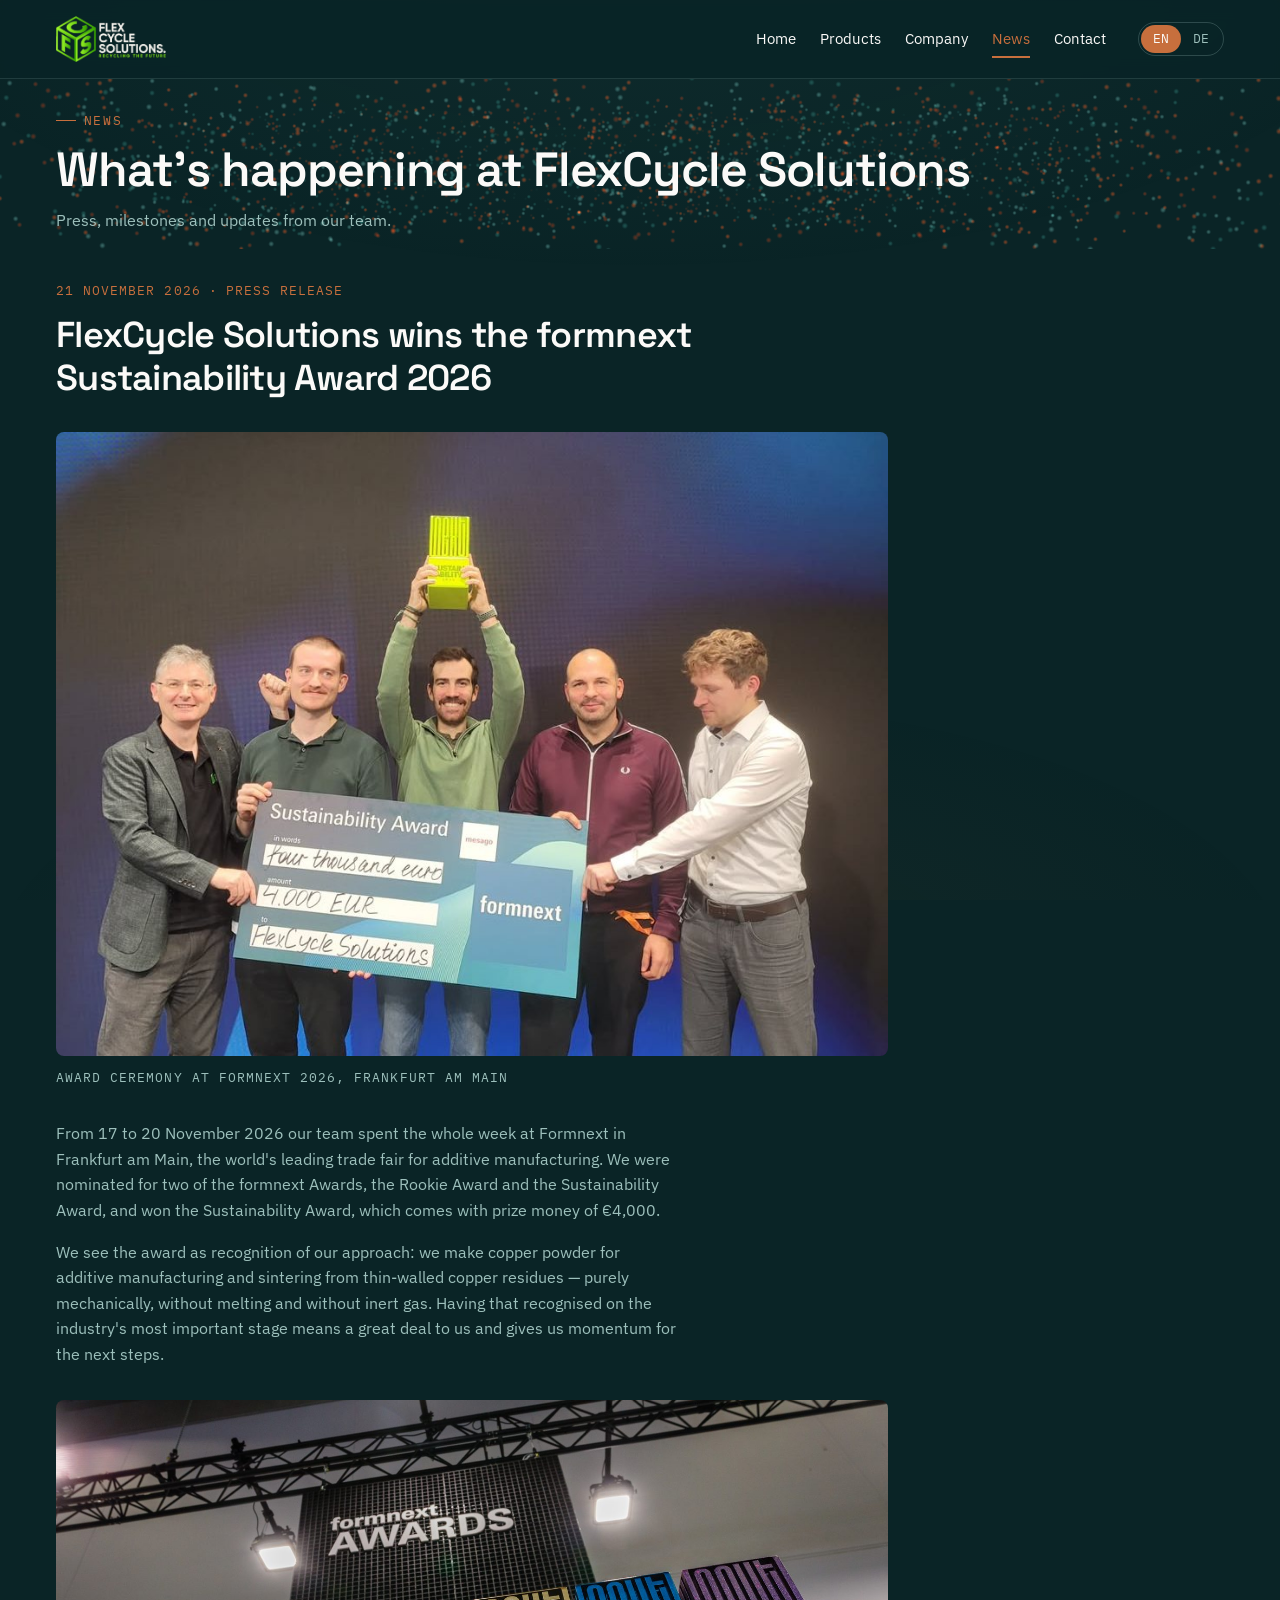
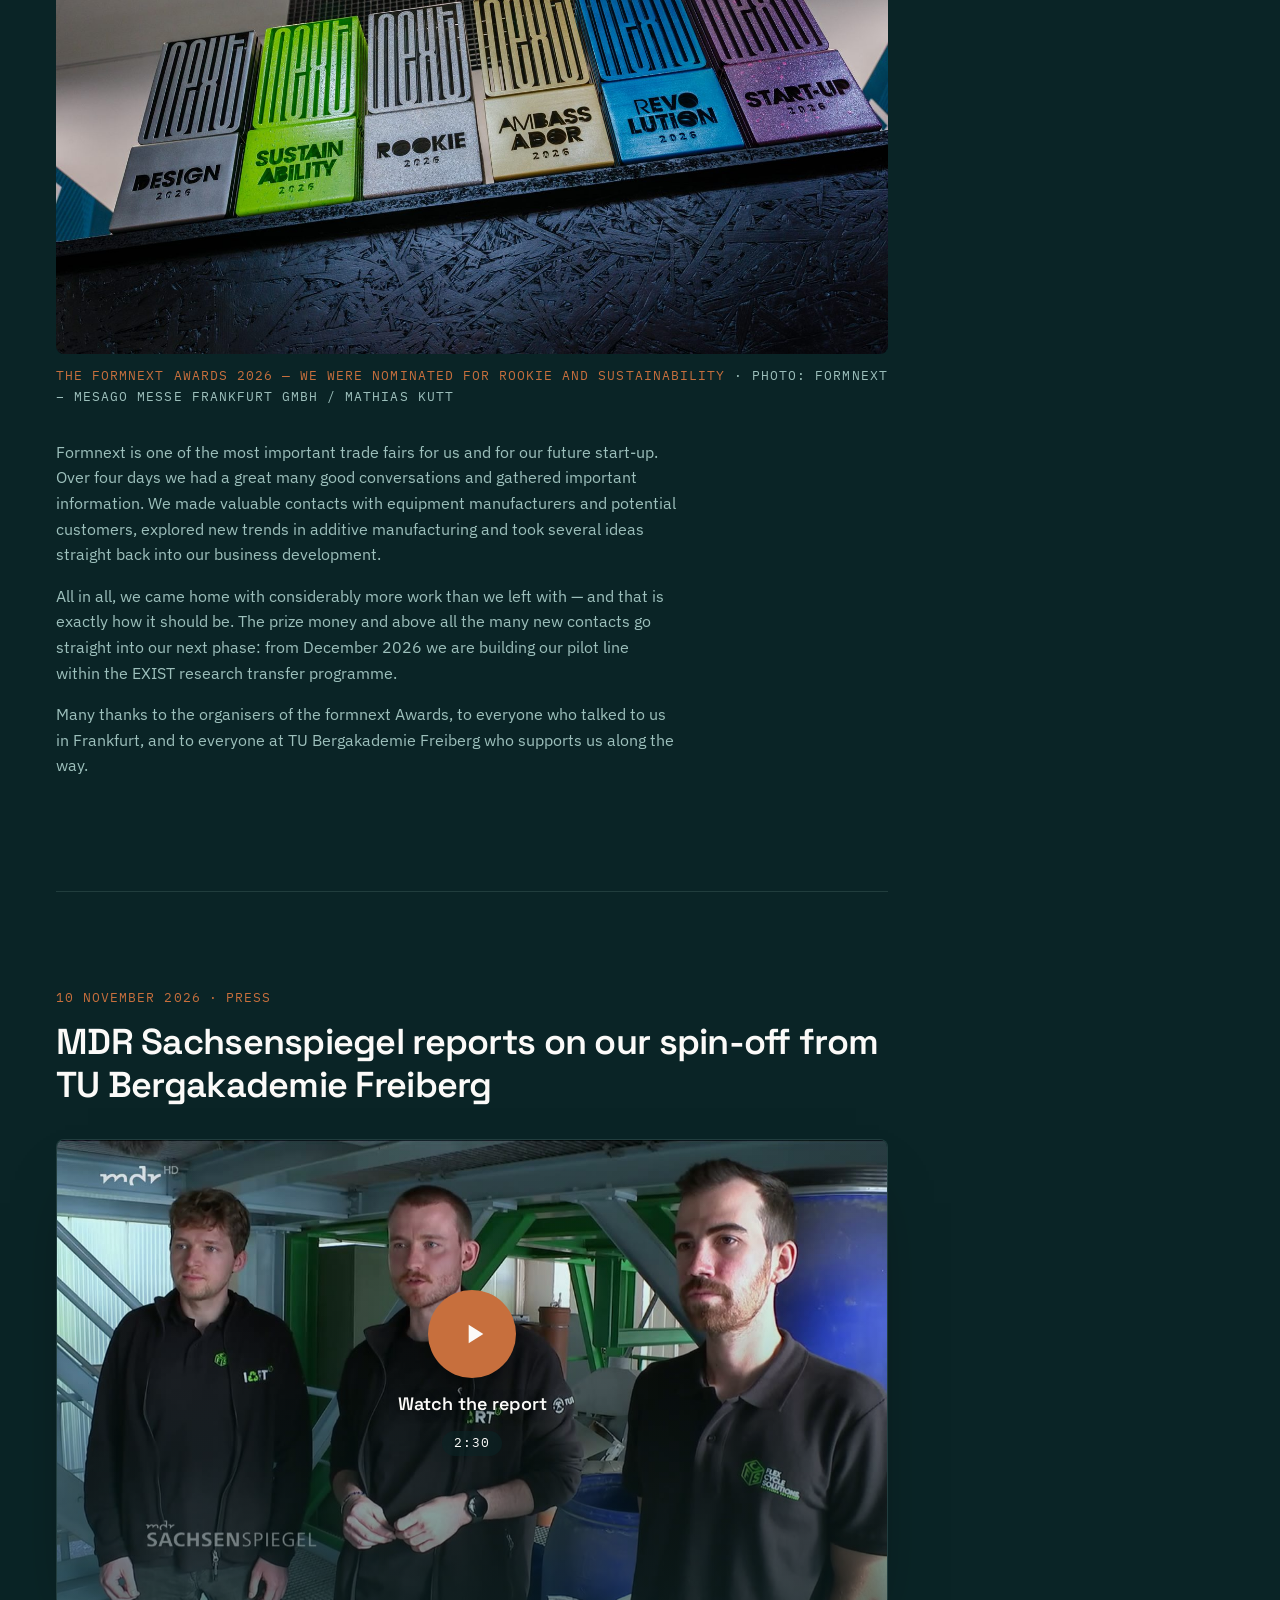
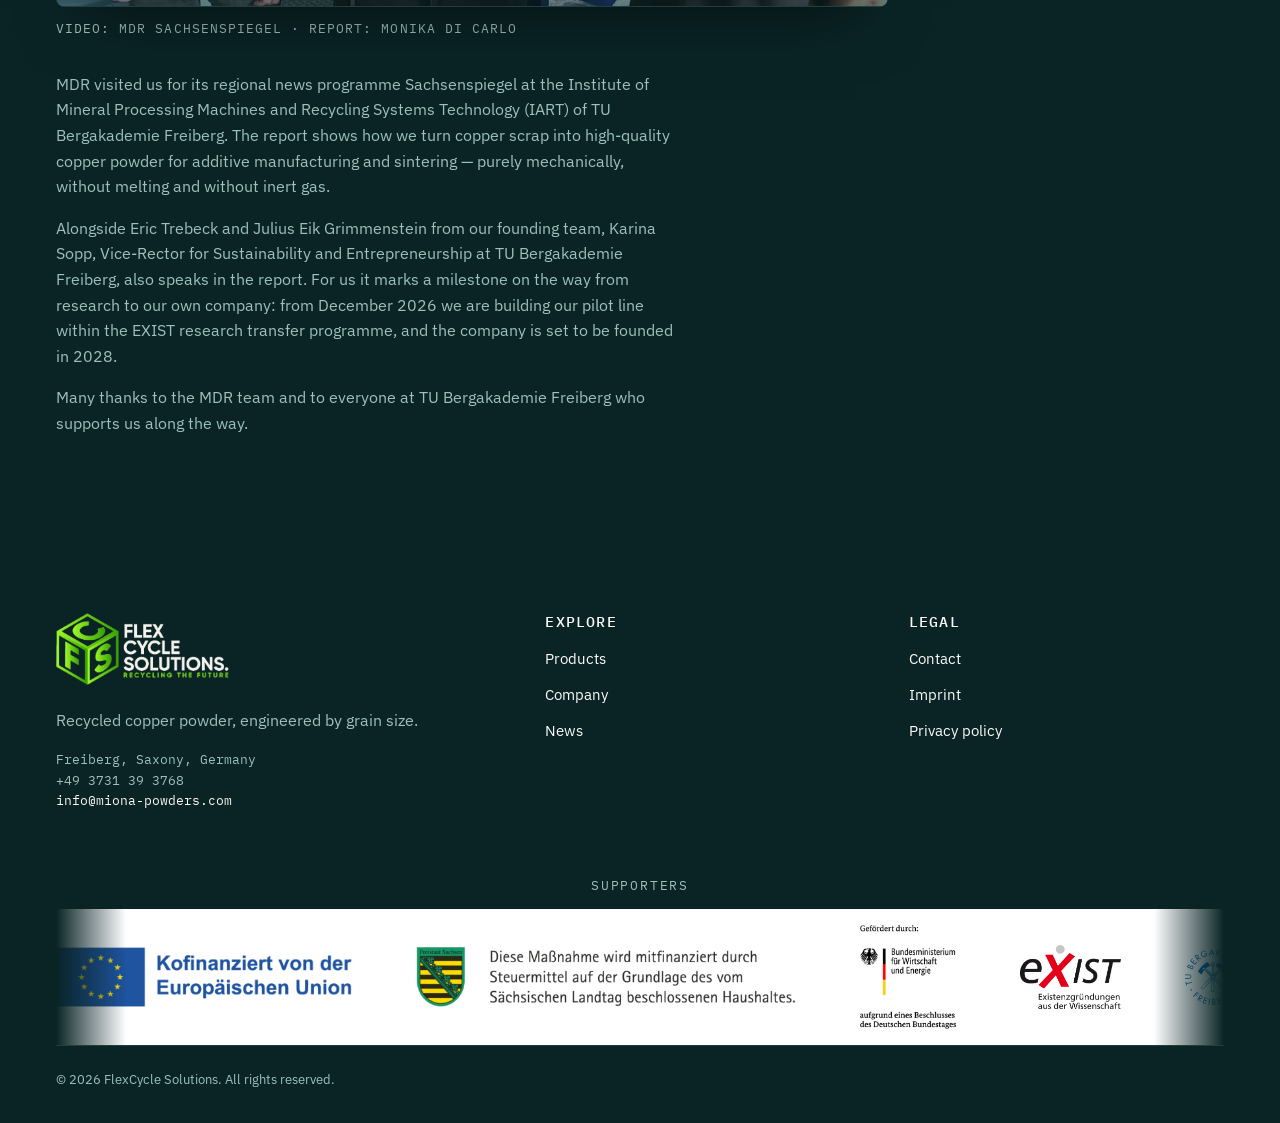
<file: news.html>
<!DOCTYPE html>
<html lang="en">
<head>
<meta charset="UTF-8">
<meta name="viewport" content="width=device-width, initial-scale=1">
<title data-i18n="news.pageTitle">FlexCycle Solutions — News</title>
<meta name="description" content="News from FlexCycle Solutions: press coverage, milestones and updates on our spin-off from TU Bergakademie Freiberg.">
<link rel="icon" href="assets/img/favicon.png" type="image/png">
<link rel="apple-touch-icon" href="assets/img/apple-touch-icon.png">
<link rel="stylesheet" href="assets/css/fonts.css?v=2026112301">
<link rel="stylesheet" href="assets/css/tokens.css?v=2026112301">
<link rel="stylesheet" href="assets/css/base.css?v=2026112301">
<link rel="stylesheet" href="assets/css/components.css?v=2026112301">
<link rel="stylesheet" href="assets/css/print.css?v=2026112301">
</head>
<body>
<a class="skip-link" href="#main" data-i18n="common.skip">Skip to content</a>

<header class="site-header">
  <div class="container site-header__bar">
    <a class="logo" href="index.html"><img src="assets/img/logo.png" alt="FlexCycle Solutions" class="logo__img"></a>
    <nav class="nav" aria-label="Primary">
      <ul class="nav__list">
        <li><a href="index.html" data-i18n="nav.home">Home</a></li>
        <li><a href="products.html" data-i18n="nav.products">Products</a></li>
        <li><a href="company.html" data-i18n="nav.company">Company</a></li>
        <li><a href="news.html" data-i18n="nav.news" aria-current="page">News</a></li>
        <!-- Career page hidden for now; uncomment to restore: <li><a href="career.html" data-i18n="nav.career">Career</a></li> -->
        <li><a href="contact.html" data-i18n="nav.contact">Contact</a></li>
      </ul>
      <div class="lang-switch" role="group" aria-label="Language">
        <button type="button" data-lang="en" aria-pressed="true">EN</button>
        <button type="button" data-lang="de" aria-pressed="false">DE</button>
      </div>
      <button class="nav__toggle" aria-expanded="false" aria-controls="mobile-nav" aria-label="Menu">
        <svg viewBox="0 0 24 24" fill="none" stroke="currentColor" stroke-width="1.5" stroke-linecap="round"><path d="M4 6h16M4 12h16M4 18h16"/></svg>
      </button>
    </nav>
  </div>
  <div class="container">
    <div class="nav__mobile" id="mobile-nav">
      <a href="index.html" data-i18n="nav.home">Home</a>
      <a href="products.html" data-i18n="nav.products">Products</a>
      <a href="company.html" data-i18n="nav.company">Company</a>
      <a href="news.html" data-i18n="nav.news">News</a>
      <!-- Career page hidden for now; uncomment to restore: <a href="career.html" data-i18n="nav.career">Career</a> -->
      <a href="contact.html" data-i18n="nav.contact">Contact</a>
    </div>
  </div>
</header>

<main id="main">

  <section class="hero hero--compact">
    <div class="hero__grain" data-hero-grain aria-hidden="true"></div>
    <div class="hero__nebula" data-hero-nebula aria-hidden="true"></div>
    <div class="container">
      <p class="eyebrow" data-i18n="news.eyebrow">News</p>
      <h1 data-i18n="news.title">What's happening at FlexCycle Solutions</h1>
      <p class="hero__lede" data-i18n="news.lede">Press, milestones and updates from our team.</p>
    </div>
  </section>

  <!-- Posts, newest first. To add one: copy an <article class="post">, give it
       a new id and its own news.posts.<id>.* keys in i18n.js (en + de), and
       place it ABOVE the existing ones. -->
  <section class="news">
    <div class="container news__list">

      <article class="post" id="formnext-2026">
        <p class="post__meta">
          <time datetime="2026-11-21" data-i18n="news.posts.formnext.date">21 November 2026</time>
          <span aria-hidden="true">·</span>
          <span data-i18n="news.posts.formnext.category">Press release</span>
        </p>
        <h2 class="post__title" data-i18n="news.posts.formnext.title">FlexCycle Solutions wins the formnext Sustainability Award 2026</h2>

        <!-- Web copies of assets/Formnext/ (git-ignored originals):
             award = Gruppenbild.jpeg cropped to 4:3, trophies = 1600px resize. -->
        <figure class="post__media img-ph" style="--ratio:4 / 3">
          <img src="assets/img/news-formnext-award.jpg" width="960" height="720" decoding="async"
               alt="The FlexCycle Solutions team on stage at Formnext with the Sustainability Award trophy and a cheque for 4,000 euros" data-i18n-alt="news.posts.formnext.awardAlt">
          <figcaption class="img-ph__caption" data-i18n="news.posts.formnext.awardCaption">Award ceremony at Formnext 2026, Frankfurt am Main</figcaption>
        </figure>

        <div class="post__body">
          <p data-i18n="news.posts.formnext.p1">From 17 to 20 November 2026 our team spent the whole week at Formnext in Frankfurt am Main, the world's leading trade fair for additive manufacturing. We were nominated for two of the formnext Awards, the Rookie Award and the Sustainability Award, and won the Sustainability Award, which comes with prize money of €4,000.</p>
          <p data-i18n="news.posts.formnext.p2">We see the award as recognition of our approach: we make copper powder for additive manufacturing and sintering from thin-walled copper residues — purely mechanically, without melting and without inert gas. Having that recognised on the industry's most important stage means a great deal to us and gives us momentum for the next steps.</p>
        </div>

        <figure class="post__media img-ph" style="--ratio:3 / 2">
          <img src="assets/img/news-formnext-trophies.jpg" width="1600" height="1067" loading="lazy" decoding="async"
               alt="The six formnext Awards 2026 trophies: Design, Sustainability, Rookie, Ambassador, Revolution and Start-up" data-i18n-alt="news.posts.formnext.trophiesAlt">
          <figcaption class="img-ph__caption"><span data-i18n="news.posts.formnext.trophiesCaption">The formnext Awards 2026 — we were nominated for Rookie and Sustainability</span> · <span data-i18n="news.posts.formnext.trophiesCredit">Photo: Formnext – Mesago Messe Frankfurt GmbH / Mathias Kutt</span></figcaption>
        </figure>

        <div class="post__body">
          <p data-i18n="news.posts.formnext.p3">Formnext is one of the most important trade fairs for us and for our future start-up. Over four days we had a great many good conversations and gathered important information. We made valuable contacts with equipment manufacturers and potential customers, explored new trends in additive manufacturing and took several ideas straight back into our business development.</p>
          <p data-i18n="news.posts.formnext.p4">All in all, we came home with considerably more work than we left with — and that is exactly how it should be. The prize money and above all the many new contacts go straight into our next phase: from December 2026 we are building our pilot line within the EXIST research transfer programme.</p>
          <p data-i18n="news.posts.formnext.p5">Many thanks to the organisers of the formnext Awards, to everyone who talked to us in Frankfurt, and to everyone at TU Bergakademie Freiberg who supports us along the way.</p>
        </div>
      </article>

      <article class="post" id="mdr-sachsenspiegel">
        <p class="post__meta">
          <time datetime="2026-11-10" data-i18n="news.posts.mdr.date">10 November 2026</time>
          <span aria-hidden="true">·</span>
          <span data-i18n="news.posts.mdr.category">Press</span>
        </p>
        <h2 class="post__title" data-i18n="news.posts.mdr.title">MDR Sachsenspiegel reports on our spin-off from TU Bergakademie Freiberg</h2>

        <!-- MDR broadcast, self-hosted web copy of assets/Transferzentrum.mp4
             (git-ignored original): 1280x720, H.264/AAC, faststart. -->
        <figure class="post__media">
          <div class="film film--16x9" data-film>
            <!-- English page plays the version with burned-in English subtitles, German page the original (see initFilm in main.js). -->
            <video class="film__video" src="assets/video/news-mdr-sachsenspiegel-en.mp4" poster="assets/video/news-mdr-sachsenspiegel-poster.jpg"
                   data-src-en="assets/video/news-mdr-sachsenspiegel-en.mp4" data-src-de="assets/video/news-mdr-sachsenspiegel.mp4"
                   width="1280" height="720" preload="none" playsinline controls
                   aria-label="MDR Sachsenspiegel report on FlexCycle Solutions" data-i18n-aria-label="news.posts.mdr.videoAria"></video>
            <button type="button" class="film__play" data-film-play hidden>
              <span class="film__play-icon"><svg viewBox="0 0 24 24" fill="currentColor" aria-hidden="true"><path d="M8 5v14l11-7z"/></svg></span>
              <span class="film__play-label" data-i18n="news.posts.mdr.play">Watch the report</span>
              <span class="film__play-time">2:30</span>
            </button>
          </div>
          <figcaption class="img-ph__caption" data-i18n="news.posts.mdr.credit">Video: MDR Sachsenspiegel · Report: Monika Di Carlo</figcaption>
        </figure>

        <div class="post__body">
          <p data-i18n="news.posts.mdr.p1">MDR visited us for its regional news programme Sachsenspiegel at the Institute of Mineral Processing Machines and Recycling Systems Technology (IART) of TU Bergakademie Freiberg. The report shows how we turn copper scrap into high-quality copper powder for additive manufacturing and sintering — purely mechanically, without melting and without inert gas.</p>
          <p data-i18n="news.posts.mdr.p2">Alongside Eric Trebeck and Julius Eik Grimmenstein from our founding team, Karina Sopp, Vice-Rector for Sustainability and Entrepreneurship at TU Bergakademie Freiberg, also speaks in the report. For us it marks a milestone on the way from research to our own company: from December 2026 we are building our pilot line within the EXIST research transfer programme, and the company is set to be founded in 2028.</p>
          <p data-i18n="news.posts.mdr.p3">Many thanks to the MDR team and to everyone at TU Bergakademie Freiberg who supports us along the way.</p>
        </div>
      </article>

    </div>
  </section>

</main>

<footer class="site-footer">
  <div class="container">
    <div class="site-footer__grid">
      <div>
        <a class="logo" href="index.html"><img src="assets/img/logo.png" alt="FlexCycle Solutions" class="logo__img"></a>
        <p data-i18n="footer.tagline" style="margin-top:var(--space-4)">Recycled copper powder, engineered by grain size.</p>
        <p style="font-family:var(--font-mono); font-size:var(--fs-100)">
          <span data-i18n="footer.address">Freiberg, Saxony, Germany</span><br>
          +49&nbsp;3731&nbsp;39&nbsp;3768<br>
          <a href="mailto:info@miona-powders.com">info@miona-powders.com</a>
        </p>
      </div>
      <div>
        <h4 data-i18n="footer.explore">Explore</h4>
        <ul>
          <li><a href="products.html" data-i18n="nav.products">Products</a></li>
          <li><a href="company.html" data-i18n="nav.company">Company</a></li>
          <li><a href="news.html" data-i18n="nav.news">News</a></li>
          <!-- Career page hidden for now; uncomment to restore: <li><a href="career.html" data-i18n="nav.career">Career</a></li> -->
        </ul>
      </div>
      <div>
        <h4 data-i18n="footer.legal">Legal</h4>
        <ul>
          <li><a href="contact.html" data-i18n="nav.contact">Contact</a></li>
          <li><a href="imprint.html" data-i18n="footer.imprint">Imprint</a></li>
          <li><a href="privacy.html" data-i18n="footer.privacy">Privacy policy</a></li>
        </ul>
      </div>
    </div>
    <!-- Supporters & funding logos as a continuous strip. initFundingMarquee()
         in main.js repeats the items to fill the width and starts the scroll;
         without JS or with reduced motion they simply sit side by side. To
         add a logo, add one <li> here (on every page). -->
    <p class="funding-marquee__title" data-i18n="footer.supporters">Supporters</p>
    <div class="funding-marquee" data-funding-marquee>
      <ul class="funding-marquee__group">
        <li><img src="assets/img/funding-eu.png" width="795" height="161" loading="lazy" decoding="async"
                 alt="Co-financed by the European Union" data-i18n-alt="footer.funding.eu"></li>
        <li><img src="assets/img/funding-saxony.png" width="1152" height="182" loading="lazy" decoding="async"
                 alt="This measure is co-financed by tax revenue on the basis of the budget passed by the Saxon State Parliament." data-i18n-alt="footer.funding.saxony"></li>
        <li><img class="funding-marquee__logo--bmwe" src="assets/img/funding-bmwe.png" width="295" height="320" loading="lazy" decoding="async"
                 alt="Funded by the Federal Ministry for Economic Affairs and Energy on the basis of a decision by the German Bundestag" data-i18n-alt="footer.funding.bmwe"></li>
        <li><img class="funding-marquee__logo--exist" src="assets/img/funding-exist.png" width="379" height="240" loading="lazy" decoding="async"
                 alt="EXIST – Existenzgründungen aus der Wissenschaft"></li>
        <li><img class="funding-marquee__logo--tubaf" src="assets/img/supporter-tubaf.svg" width="583" height="205" loading="lazy" decoding="async"
                 alt="TU Bergakademie Freiberg"></li>
        <li><img class="funding-marquee__logo--iart" src="assets/img/supporter-iart.png" width="439" height="240" loading="lazy" decoding="async"
                 alt="IART – Institute of Mineral Processing Machines and Recycling Systems Technology" data-i18n-alt="footer.funding.iart"></li>
        <li><img class="funding-marquee__logo--saxeed" src="assets/img/supporter-saxeed.jpg" width="315" height="240" loading="lazy" decoding="async"
                 alt="SAXEED"></li>
      </ul>
    </div>
    <div class="site-footer__bottom">
      <span data-i18n="footer.rights">© 2026 FlexCycle Solutions. All rights reserved.</span>
    </div>
  </div>
</footer>

<script src="assets/js/i18n.js?v=2026112301"></script>
<script src="assets/js/main.js?v=2026112301"></script>
<script src="assets/js/spectrum.js?v=2026112301"></script>
<script src="assets/js/forms.js?v=2026112301"></script>
<script src="assets/js/hero-grain.js?v=2026112301"></script>
<script type="module">
/* FlexCycle Solutions — Hero nebula
   A lightweight WebGL particle field for the landing-page hero: GPU-driven
   swirl (no per-frame CPU physics loop), additive-blended soft points for a
   glow feel, mouse-reactive, coloured from the brand's copper/teal palette.

   Inlined (rather than an external module file) so it still runs when this
   page is opened directly via file:// without a module script file. three.js
   is self-hosted (assets/js/vendor/, MIT licence) so no visitor IP reaches a
   CDN; under file:// the import is blocked and the CSS grain field stays.

   Progressive enhancement: skipped entirely under prefers-reduced-motion,
   without WebGL support, or if the module import fails — the CSS grain field
   (hero-grain.js) stays as the fallback in all of those cases. */
(async function () {
  const mount = document.querySelector('[data-hero-nebula]');
  if (!mount) return;

  if (window.matchMedia('(prefers-reduced-motion: reduce)').matches) return;
  if (!window.WebGLRenderingContext) return;

  let THREE;
  try {
    THREE = await import('./assets/js/vendor/three.module.min.js');
  } catch (e) {
    return; // Module failed to load (e.g. file:// preview) — CSS grain field remains.
  }

  // Brand palette — same four hues used by the spectrum bands and morphology glyphs.
  const PALETTE = [0xC76F3D, 0xE28A4A, 0x6FA7A1, 0x9DC0BC];

  const isSmall = mount.clientWidth < 640;
  const COUNT = isSmall ? 1000 : 2400;

  const scene = new THREE.Scene();
  const camera = new THREE.PerspectiveCamera(55, 1, 0.1, 20);
  camera.position.z = 6;

  // Spawn range scales with this hero's own aspect ratio instead of a fixed
  // box, so the field reaches the edges on every page — a size tuned only
  // for the landing hero's tall proportions left particles stranded mid-
  // frame on the other pages' shorter, wider headers.
  const heroAspect = (mount.clientWidth || 1) / (mount.clientHeight || 1);
  const vFOV = 55 * Math.PI / 180;
  const visibleHeight = 2 * 6 * Math.tan(vFOV / 2);
  const visibleWidth = visibleHeight * heroAspect;

  let renderer;
  try {
    renderer = new THREE.WebGLRenderer({ alpha: true, antialias: false });
  } catch (e) {
    return; // WebGL init failed — CSS grain field remains as the only effect.
  }
  renderer.setPixelRatio(Math.min(window.devicePixelRatio || 1, 2));
  const canvas = renderer.domElement;

  const positions = new Float32Array(COUNT * 3);
  const randoms = new Float32Array(COUNT * 3);
  const colors = new Float32Array(COUNT * 3);
  const tmpColor = new THREE.Color();

  for (let i = 0; i < COUNT; i++) {
    const i3 = i * 3;
    positions[i3] = (Math.random() - 0.5) * visibleWidth * 0.8;
    positions[i3 + 1] = (Math.random() - 0.5) * visibleHeight * 0.8;
    positions[i3 + 2] = (Math.random() - 0.5) * 4;

    randoms[i3] = Math.random();
    randoms[i3 + 1] = Math.random() * 0.6 + 0.2;
    randoms[i3 + 2] = Math.random() * 0.6 + 0.2;

    tmpColor.set(PALETTE[i % PALETTE.length]);
    colors[i3] = tmpColor.r;
    colors[i3 + 1] = tmpColor.g;
    colors[i3 + 2] = tmpColor.b;
  }

  const geometry = new THREE.BufferGeometry();
  geometry.setAttribute('position', new THREE.BufferAttribute(positions, 3));
  geometry.setAttribute('aRandom', new THREE.BufferAttribute(randoms, 3));
  geometry.setAttribute('aColor', new THREE.BufferAttribute(colors, 3));

  const material = new THREE.ShaderMaterial({
    uniforms: {
      uTime: { value: 0 },
      uMouse: { value: new THREE.Vector2(0, 0) },
      uSize: { value: isSmall ? 22 : 30 },
      uOpacity: { value: 0.55 }
    },
    vertexShader: `
      attribute vec3 aRandom;
      attribute vec3 aColor;
      uniform float uTime;
      uniform vec2 uMouse;
      uniform float uSize;
      varying vec3 vColor;
      varying float vAlpha;

      void main() {
        vColor = aColor;
        vec3 pos = position;
        float t = uTime * 0.18 + aRandom.x * 6.2831;

        pos.x += sin(t + position.y * 0.6) * 0.5 * aRandom.y;
        pos.y += cos(t * 0.9 + position.z * 0.6) * 0.4 * aRandom.z;
        pos.z += sin(t * 0.7 + position.x * 0.6) * 0.3 * aRandom.y;

        vec2 toMouse = pos.xy - uMouse * 3.2;
        float d = length(toMouse);
        float repel = (1.0 - smoothstep(0.0, 1.4, d)) * 0.7;
        pos.xy += normalize(toMouse + 0.0001) * repel;

        vec4 mvPosition = modelViewMatrix * vec4(pos, 1.0);
        gl_PointSize = uSize * (1.0 / -mvPosition.z);
        gl_Position = projectionMatrix * mvPosition;
        vAlpha = 1.0 - smoothstep(6.0, 8.5, -mvPosition.z);
      }
    `,
    fragmentShader: `
      varying vec3 vColor;
      varying float vAlpha;
      uniform float uOpacity;
      void main() {
        float d = length(gl_PointCoord - vec2(0.5));
        float strength = 1.0 - smoothstep(0.0, 0.5, d);
        if (strength < 0.02) discard;
        gl_FragColor = vec4(vColor, strength * uOpacity * vAlpha);
      }
    `,
    transparent: true,
    blending: THREE.AdditiveBlending,
    depthWrite: false
  });

  const points = new THREE.Points(geometry, material);
  scene.add(points);

  function resize() {
    const w = mount.clientWidth;
    const h = mount.clientHeight;
    if (!w || !h) return;
    camera.aspect = w / h;
    camera.updateProjectionMatrix();
    renderer.setSize(w, h);
  }
  resize();
  window.addEventListener('resize', resize);

  const mouse = { x: 0, y: 0 };
  mount.addEventListener('pointermove', function (e) {
    const rect = mount.getBoundingClientRect();
    mouse.x = ((e.clientX - rect.left) / rect.width) * 2 - 1;
    mouse.y = -((e.clientY - rect.top) / rect.height) * 2 + 1;
  });

  let running = false;
  let contextLost = false;
  let rafId = null;
  const clock = new THREE.Clock();

  canvas.addEventListener('webglcontextlost', function (e) {
    e.preventDefault();
    contextLost = true;
  });
  canvas.addEventListener('webglcontextrestored', function () {
    contextLost = false;
  });

  function tick() {
    if (!running) return;
    if (!contextLost) {
      material.uniforms.uTime.value = clock.getElapsedTime();
      material.uniforms.uMouse.value.set(mouse.x * 1.6, mouse.y * 0.9);
      renderer.render(scene, camera);
    }
    rafId = requestAnimationFrame(tick);
  }
  function start() { if (!running) { running = true; clock.start(); tick(); } }
  function stop() { running = false; if (rafId) cancelAnimationFrame(rafId); }

  if ('IntersectionObserver' in window) {
    new IntersectionObserver(function (entries) {
      entries.forEach(function (entry) { entry.isIntersecting ? start() : stop(); });
    }, { threshold: 0 }).observe(mount);
  } else {
    start();
  }

  mount.appendChild(canvas);
  canvas.style.cssText = 'position:absolute; inset:0; width:100%; height:100%; display:block;';

  // WebGL nebula is live — remove the CSS grain fallback so they don't double up.
  const grain = document.querySelector('[data-hero-grain]');
  if (grain) grain.remove();
})();
</script>
</body>
</html>
</file>
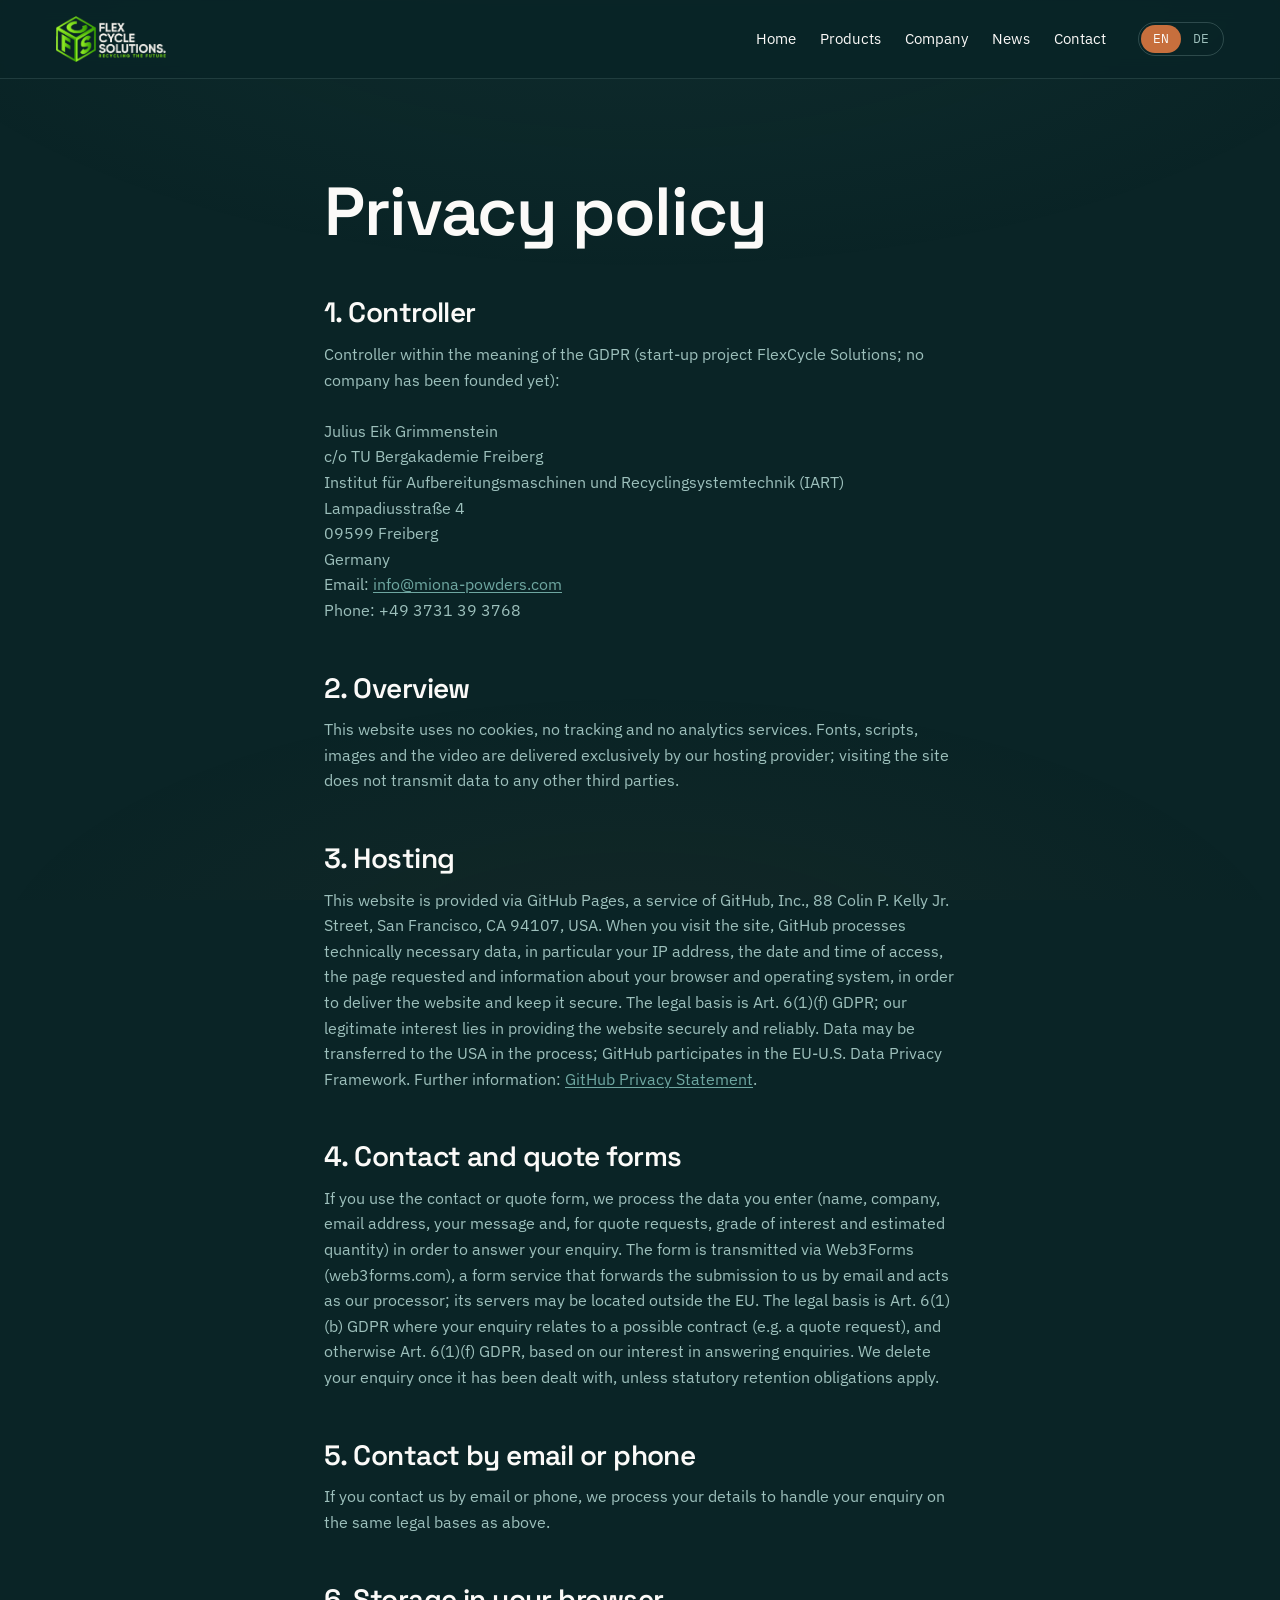
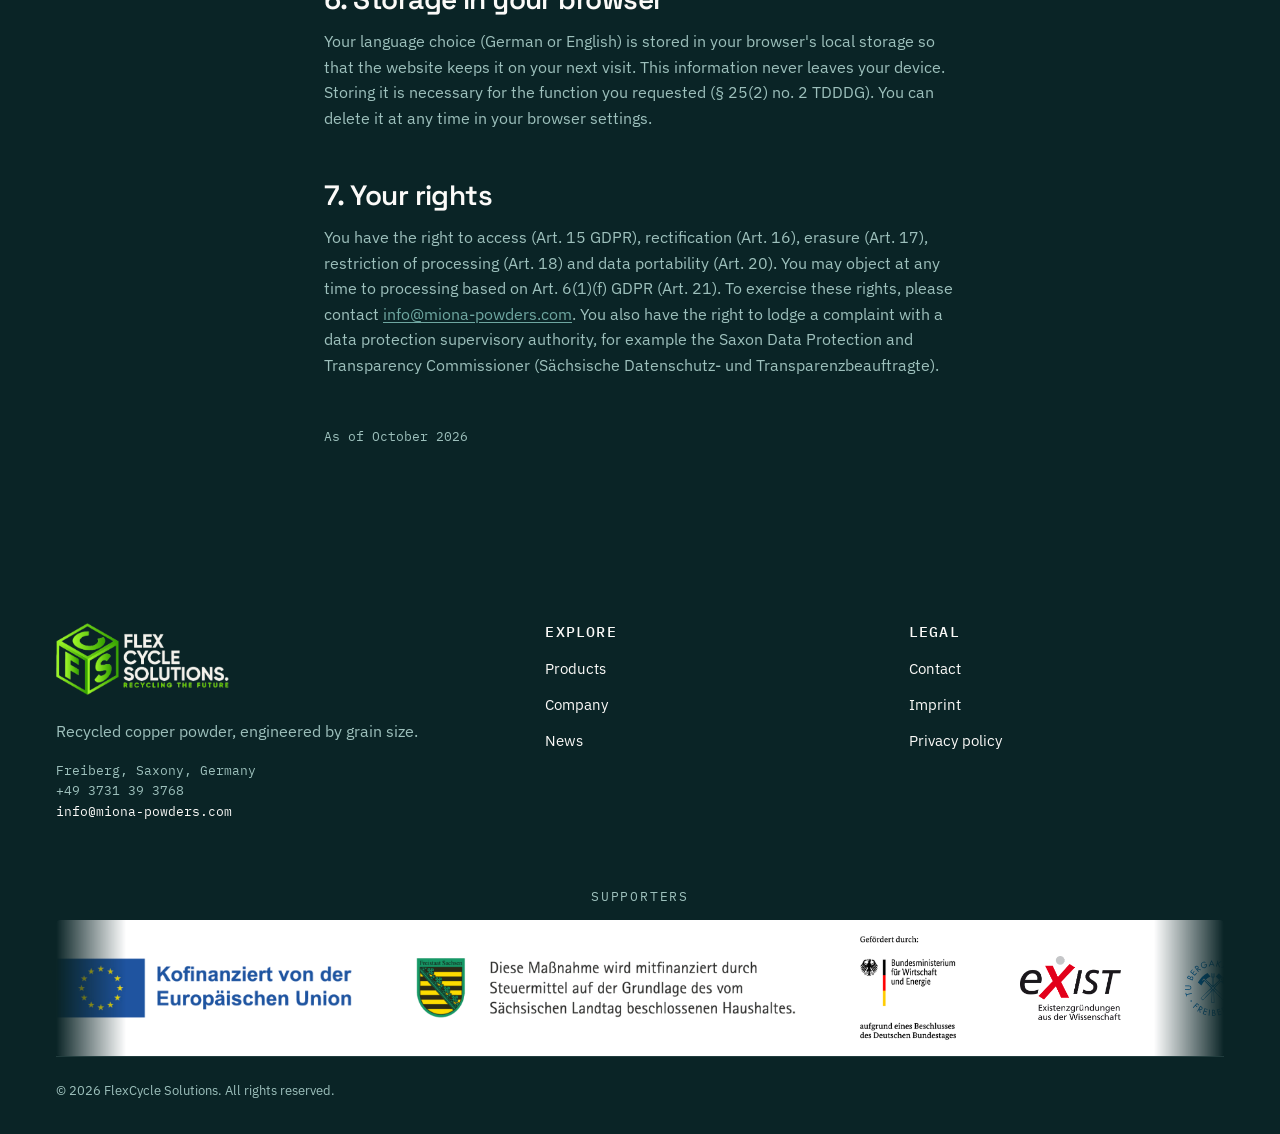
<file: privacy.html>
<!DOCTYPE html>
<html lang="en">
<head>
<meta charset="UTF-8">
<meta name="viewport" content="width=device-width, initial-scale=1">
<title data-i18n="legal.privacy.pageTitle">FlexCycle Solutions — Privacy policy</title>
<meta name="description" content="Privacy policy for FlexCycle Solutions.">
<link rel="icon" href="assets/img/favicon.png" type="image/png">
<link rel="apple-touch-icon" href="assets/img/apple-touch-icon.png">
<link rel="stylesheet" href="assets/css/fonts.css?v=2026112301">
<link rel="stylesheet" href="assets/css/tokens.css?v=2026112301">
<link rel="stylesheet" href="assets/css/base.css?v=2026112301">
<link rel="stylesheet" href="assets/css/components.css?v=2026112301">
<link rel="stylesheet" href="assets/css/print.css?v=2026112301">
</head>
<body>
<a class="skip-link" href="#main" data-i18n="common.skip">Skip to content</a>

<header class="site-header">
  <div class="container site-header__bar">
    <a class="logo" href="index.html"><img src="assets/img/logo.png" alt="FlexCycle Solutions" class="logo__img"></a>
    <nav class="nav" aria-label="Primary">
      <ul class="nav__list">
        <li><a href="index.html" data-i18n="nav.home">Home</a></li>
        <li><a href="products.html" data-i18n="nav.products">Products</a></li>
        <li><a href="company.html" data-i18n="nav.company">Company</a></li>
        <li><a href="news.html" data-i18n="nav.news">News</a></li>
        <!-- Career page hidden for now; uncomment to restore: <li><a href="career.html" data-i18n="nav.career">Career</a></li> -->
        <li><a href="contact.html" data-i18n="nav.contact">Contact</a></li>
      </ul>
      <div class="lang-switch" role="group" aria-label="Language">
        <button type="button" data-lang="en" aria-pressed="true">EN</button>
        <button type="button" data-lang="de" aria-pressed="false">DE</button>
      </div>
      <button class="nav__toggle" aria-expanded="false" aria-controls="mobile-nav" aria-label="Menu">
        <svg viewBox="0 0 24 24" fill="none" stroke="currentColor" stroke-width="1.5" stroke-linecap="round"><path d="M4 6h16M4 12h16M4 18h16"/></svg>
      </button>
    </nav>
  </div>
  <div class="container">
    <div class="nav__mobile" id="mobile-nav">
      <a href="index.html" data-i18n="nav.home">Home</a>
      <a href="products.html" data-i18n="nav.products">Products</a>
      <a href="company.html" data-i18n="nav.company">Company</a>
      <a href="news.html" data-i18n="nav.news">News</a>
      <!-- Career page hidden for now; uncomment to restore: <a href="career.html" data-i18n="nav.career">Career</a> -->
      <a href="contact.html" data-i18n="nav.contact">Contact</a>
    </div>
  </div>
</header>

<main id="main">
  <section>
    <div class="container legal">
      <h1 data-i18n="legal.privacy.title">Privacy policy</h1>
      <h2 class="legal__heading" data-i18n="legal.privacy.controllerTitle">1. Controller</h2>
      <p data-i18n-html="legal.privacy.controller">Controller within the meaning of the GDPR (start-up project FlexCycle Solutions; no company has been founded yet):<br><br>Julius Eik Grimmenstein<br>c/o TU Bergakademie Freiberg<br>Institut für Aufbereitungsmaschinen und Recyclingsystemtechnik (IART)<br>Lampadiusstraße 4<br>09599 Freiberg<br>Germany<br>Email: <a href="mailto:info@miona-powders.com">info@miona-powders.com</a><br>Phone: +49&nbsp;3731&nbsp;39&nbsp;3768</p>
      <h2 class="legal__heading" data-i18n="legal.privacy.overviewTitle">2. Overview</h2>
      <p data-i18n-html="legal.privacy.overview">This website uses no cookies, no tracking and no analytics services. Fonts, scripts, images and the video are delivered exclusively by our hosting provider; visiting the site does not transmit data to any other third parties.</p>
      <h2 class="legal__heading" data-i18n="legal.privacy.hostingTitle">3. Hosting</h2>
      <p data-i18n-html="legal.privacy.hosting">This website is provided via GitHub Pages, a service of GitHub, Inc., 88 Colin P. Kelly Jr. Street, San Francisco, CA 94107, USA. When you visit the site, GitHub processes technically necessary data, in particular your IP address, the date and time of access, the page requested and information about your browser and operating system, in order to deliver the website and keep it secure. The legal basis is Art. 6(1)(f) GDPR; our legitimate interest lies in providing the website securely and reliably. Data may be transferred to the USA in the process; GitHub participates in the EU-U.S. Data Privacy Framework. Further information: <a href="https://docs.github.com/en/site-policy/privacy-policies/github-general-privacy-statement" target="_blank" rel="noopener">GitHub Privacy Statement</a>.</p>
      <h2 class="legal__heading" data-i18n="legal.privacy.formsTitle">4. Contact and quote forms</h2>
      <p data-i18n-html="legal.privacy.forms">If you use the contact or quote form, we process the data you enter (name, company, email address, your message and, for quote requests, grade of interest and estimated quantity) in order to answer your enquiry. The form is transmitted via Web3Forms (web3forms.com), a form service that forwards the submission to us by email and acts as our processor; its servers may be located outside the EU. The legal basis is Art. 6(1)(b) GDPR where your enquiry relates to a possible contract (e.g. a quote request), and otherwise Art. 6(1)(f) GDPR, based on our interest in answering enquiries. We delete your enquiry once it has been dealt with, unless statutory retention obligations apply.</p>
      <h2 class="legal__heading" data-i18n="legal.privacy.emailTitle">5. Contact by email or phone</h2>
      <p data-i18n-html="legal.privacy.email">If you contact us by email or phone, we process your details to handle your enquiry on the same legal bases as above.</p>
      <h2 class="legal__heading" data-i18n="legal.privacy.storageTitle">6. Storage in your browser</h2>
      <p data-i18n-html="legal.privacy.storage">Your language choice (German or English) is stored in your browser's local storage so that the website keeps it on your next visit. This information never leaves your device. Storing it is necessary for the function you requested (§ 25(2) no. 2 TDDDG). You can delete it at any time in your browser settings.</p>
      <h2 class="legal__heading" data-i18n="legal.privacy.rightsTitle">7. Your rights</h2>
      <p data-i18n-html="legal.privacy.rights">You have the right to access (Art. 15 GDPR), rectification (Art. 16), erasure (Art. 17), restriction of processing (Art. 18) and data portability (Art. 20). You may object at any time to processing based on Art. 6(1)(f) GDPR (Art. 21). To exercise these rights, please contact <a href="mailto:info@miona-powders.com">info@miona-powders.com</a>. You also have the right to lodge a complaint with a data protection supervisory authority, for example the Saxon Data Protection and Transparency Commissioner (Sächsische Datenschutz- und Transparenzbeauftragte).</p>
      <p class="legal__updated" data-i18n-html="legal.privacy.updated">As of October 2026</p>
    </div>
  </section>
</main>

<footer class="site-footer">
  <div class="container">
    <div class="site-footer__grid">
      <div>
        <a class="logo" href="index.html"><img src="assets/img/logo.png" alt="FlexCycle Solutions" class="logo__img"></a>
        <p data-i18n="footer.tagline" style="margin-top:var(--space-4)">Recycled copper powder, engineered by grain size.</p>
        <p style="font-family:var(--font-mono); font-size:var(--fs-100)">
          <span data-i18n="footer.address">Freiberg, Saxony, Germany</span><br>
          +49&nbsp;3731&nbsp;39&nbsp;3768<br>
          <a href="mailto:info@miona-powders.com">info@miona-powders.com</a>
        </p>
      </div>
      <div>
        <h4 data-i18n="footer.explore">Explore</h4>
        <ul>
          <li><a href="products.html" data-i18n="nav.products">Products</a></li>
          <li><a href="company.html" data-i18n="nav.company">Company</a></li>
          <li><a href="news.html" data-i18n="nav.news">News</a></li>
          <!-- Career page hidden for now; uncomment to restore: <li><a href="career.html" data-i18n="nav.career">Career</a></li> -->
        </ul>
      </div>
      <div>
        <h4 data-i18n="footer.legal">Legal</h4>
        <ul>
          <li><a href="contact.html" data-i18n="nav.contact">Contact</a></li>
          <li><a href="imprint.html" data-i18n="footer.imprint">Imprint</a></li>
          <li><a href="privacy.html" data-i18n="footer.privacy">Privacy policy</a></li>
        </ul>
      </div>
    </div>
    <!-- Supporters & funding logos as a continuous strip. initFundingMarquee()
         in main.js repeats the items to fill the width and starts the scroll;
         without JS or with reduced motion they simply sit side by side. To
         add a logo, add one <li> here (on every page). -->
    <p class="funding-marquee__title" data-i18n="footer.supporters">Supporters</p>
    <div class="funding-marquee" data-funding-marquee>
      <ul class="funding-marquee__group">
        <li><img src="assets/img/funding-eu.png" width="795" height="161" loading="lazy" decoding="async"
                 alt="Co-financed by the European Union" data-i18n-alt="footer.funding.eu"></li>
        <li><img src="assets/img/funding-saxony.png" width="1152" height="182" loading="lazy" decoding="async"
                 alt="This measure is co-financed by tax revenue on the basis of the budget passed by the Saxon State Parliament." data-i18n-alt="footer.funding.saxony"></li>
        <li><img class="funding-marquee__logo--bmwe" src="assets/img/funding-bmwe.png" width="295" height="320" loading="lazy" decoding="async"
                 alt="Funded by the Federal Ministry for Economic Affairs and Energy on the basis of a decision by the German Bundestag" data-i18n-alt="footer.funding.bmwe"></li>
        <li><img class="funding-marquee__logo--exist" src="assets/img/funding-exist.png" width="379" height="240" loading="lazy" decoding="async"
                 alt="EXIST – Existenzgründungen aus der Wissenschaft"></li>
        <li><img class="funding-marquee__logo--tubaf" src="assets/img/supporter-tubaf.svg" width="583" height="205" loading="lazy" decoding="async"
                 alt="TU Bergakademie Freiberg"></li>
        <li><img class="funding-marquee__logo--iart" src="assets/img/supporter-iart.png" width="439" height="240" loading="lazy" decoding="async"
                 alt="IART – Institute of Mineral Processing Machines and Recycling Systems Technology" data-i18n-alt="footer.funding.iart"></li>
        <li><img class="funding-marquee__logo--saxeed" src="assets/img/supporter-saxeed.jpg" width="315" height="240" loading="lazy" decoding="async"
                 alt="SAXEED"></li>
      </ul>
    </div>
    <div class="site-footer__bottom">
      <span data-i18n="footer.rights">© 2026 FlexCycle Solutions. All rights reserved.</span>
    </div>
  </div>
</footer>

<script src="assets/js/i18n.js?v=2026112301"></script>
<script src="assets/js/main.js?v=2026112301"></script>
<script src="assets/js/spectrum.js?v=2026112301"></script>
<script src="assets/js/forms.js?v=2026112301"></script>
</body>
</html>
</file>
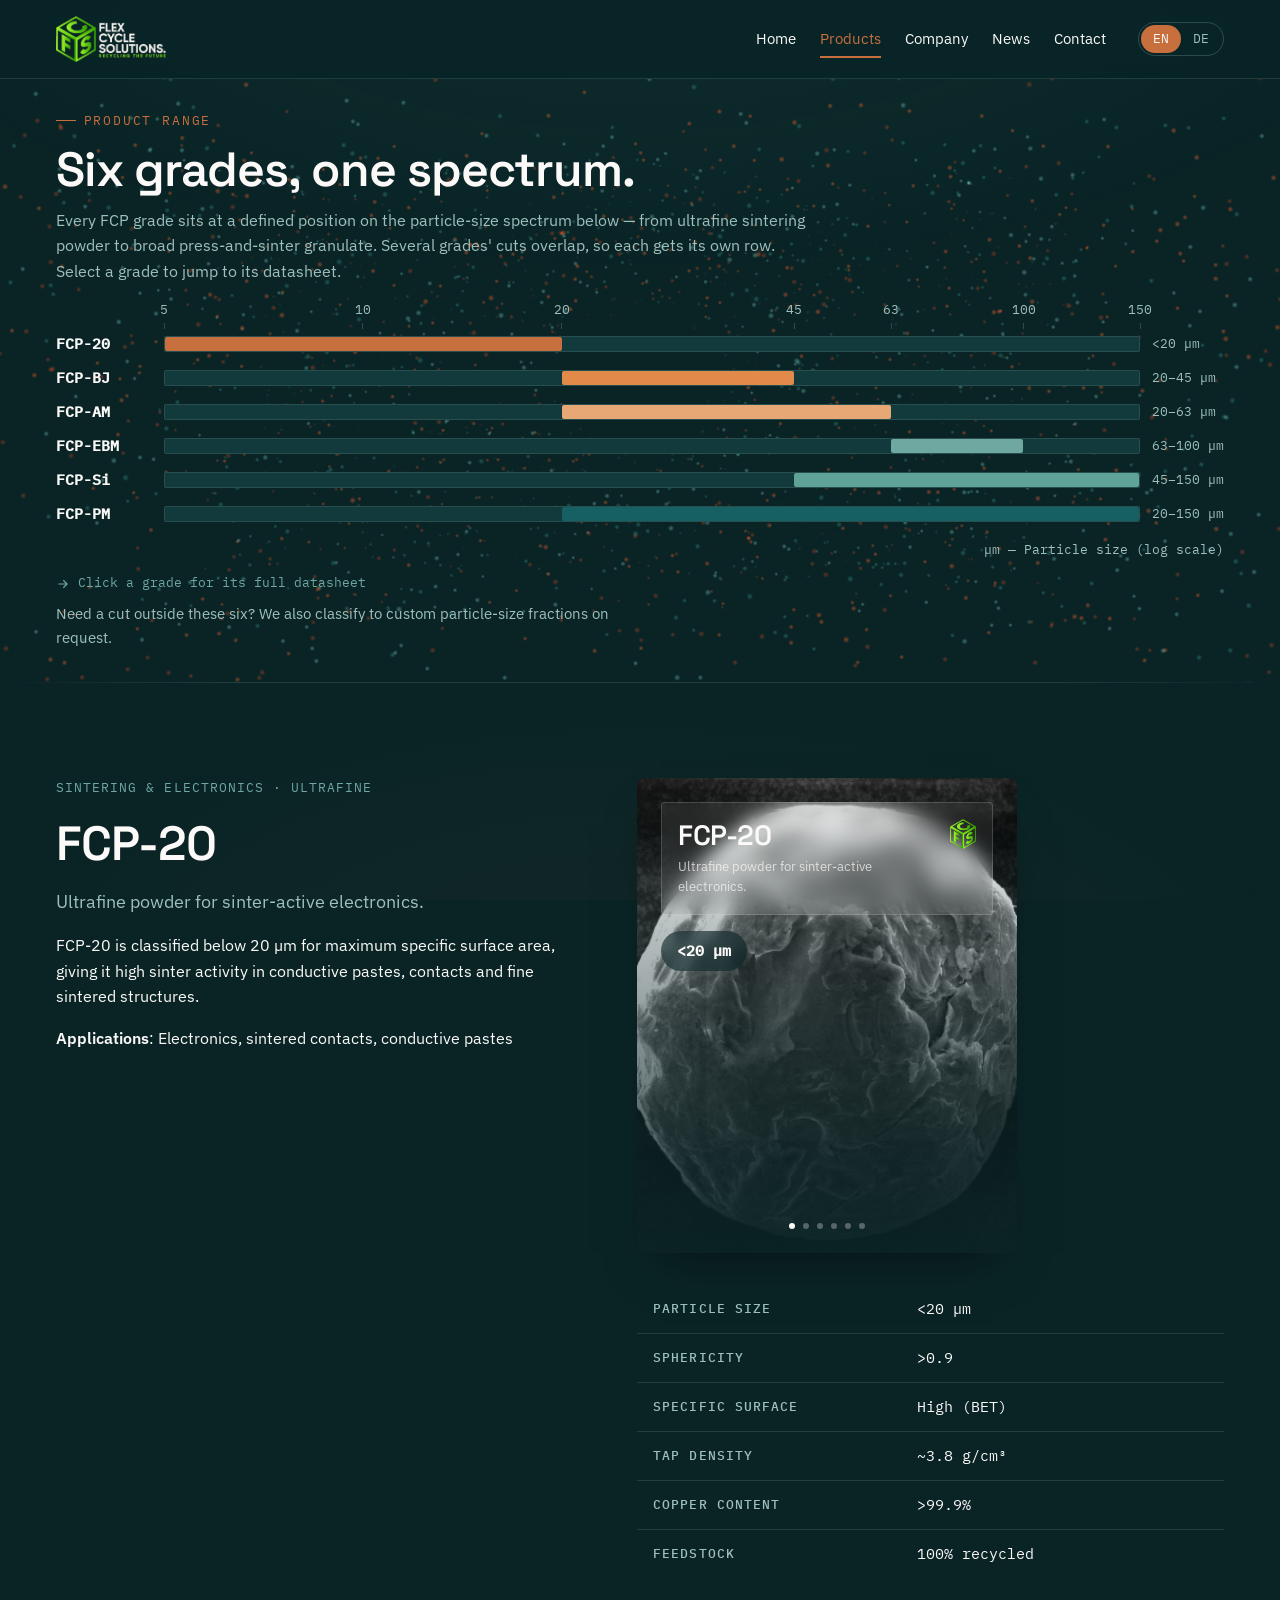
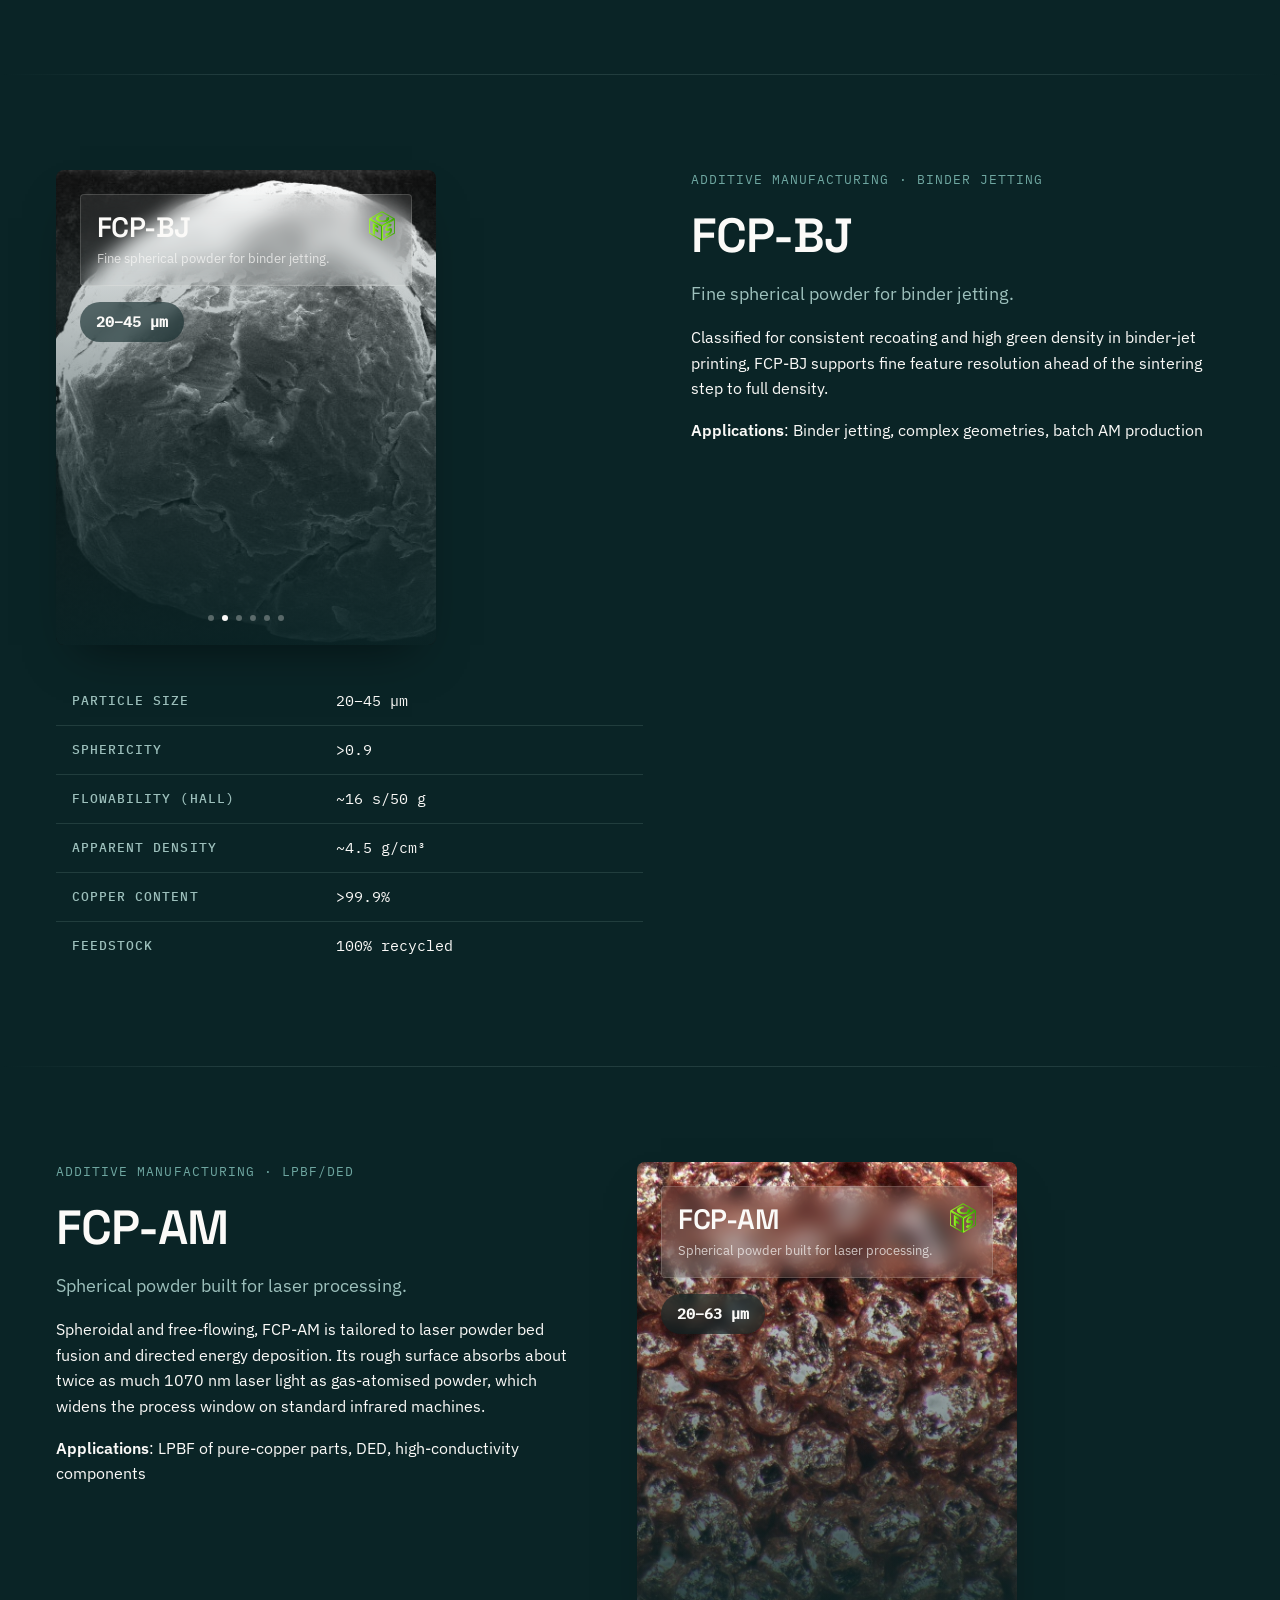
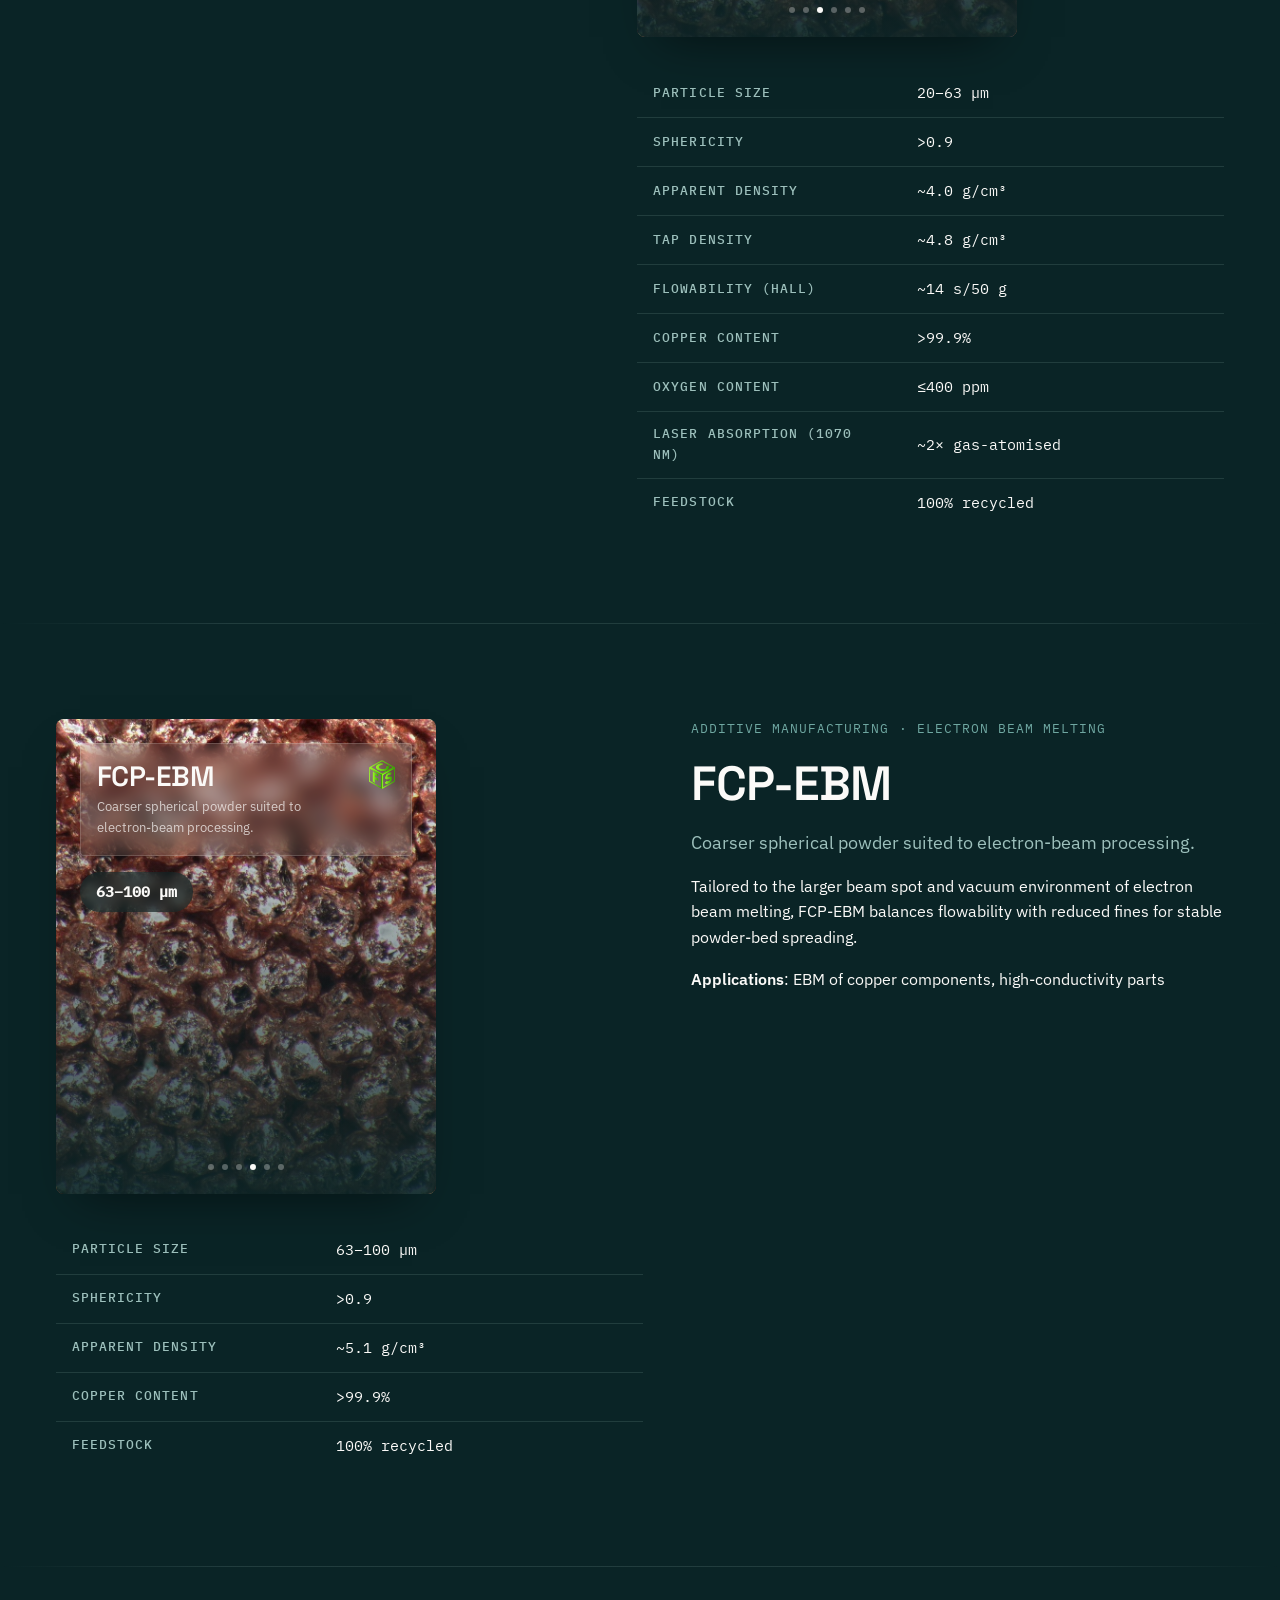
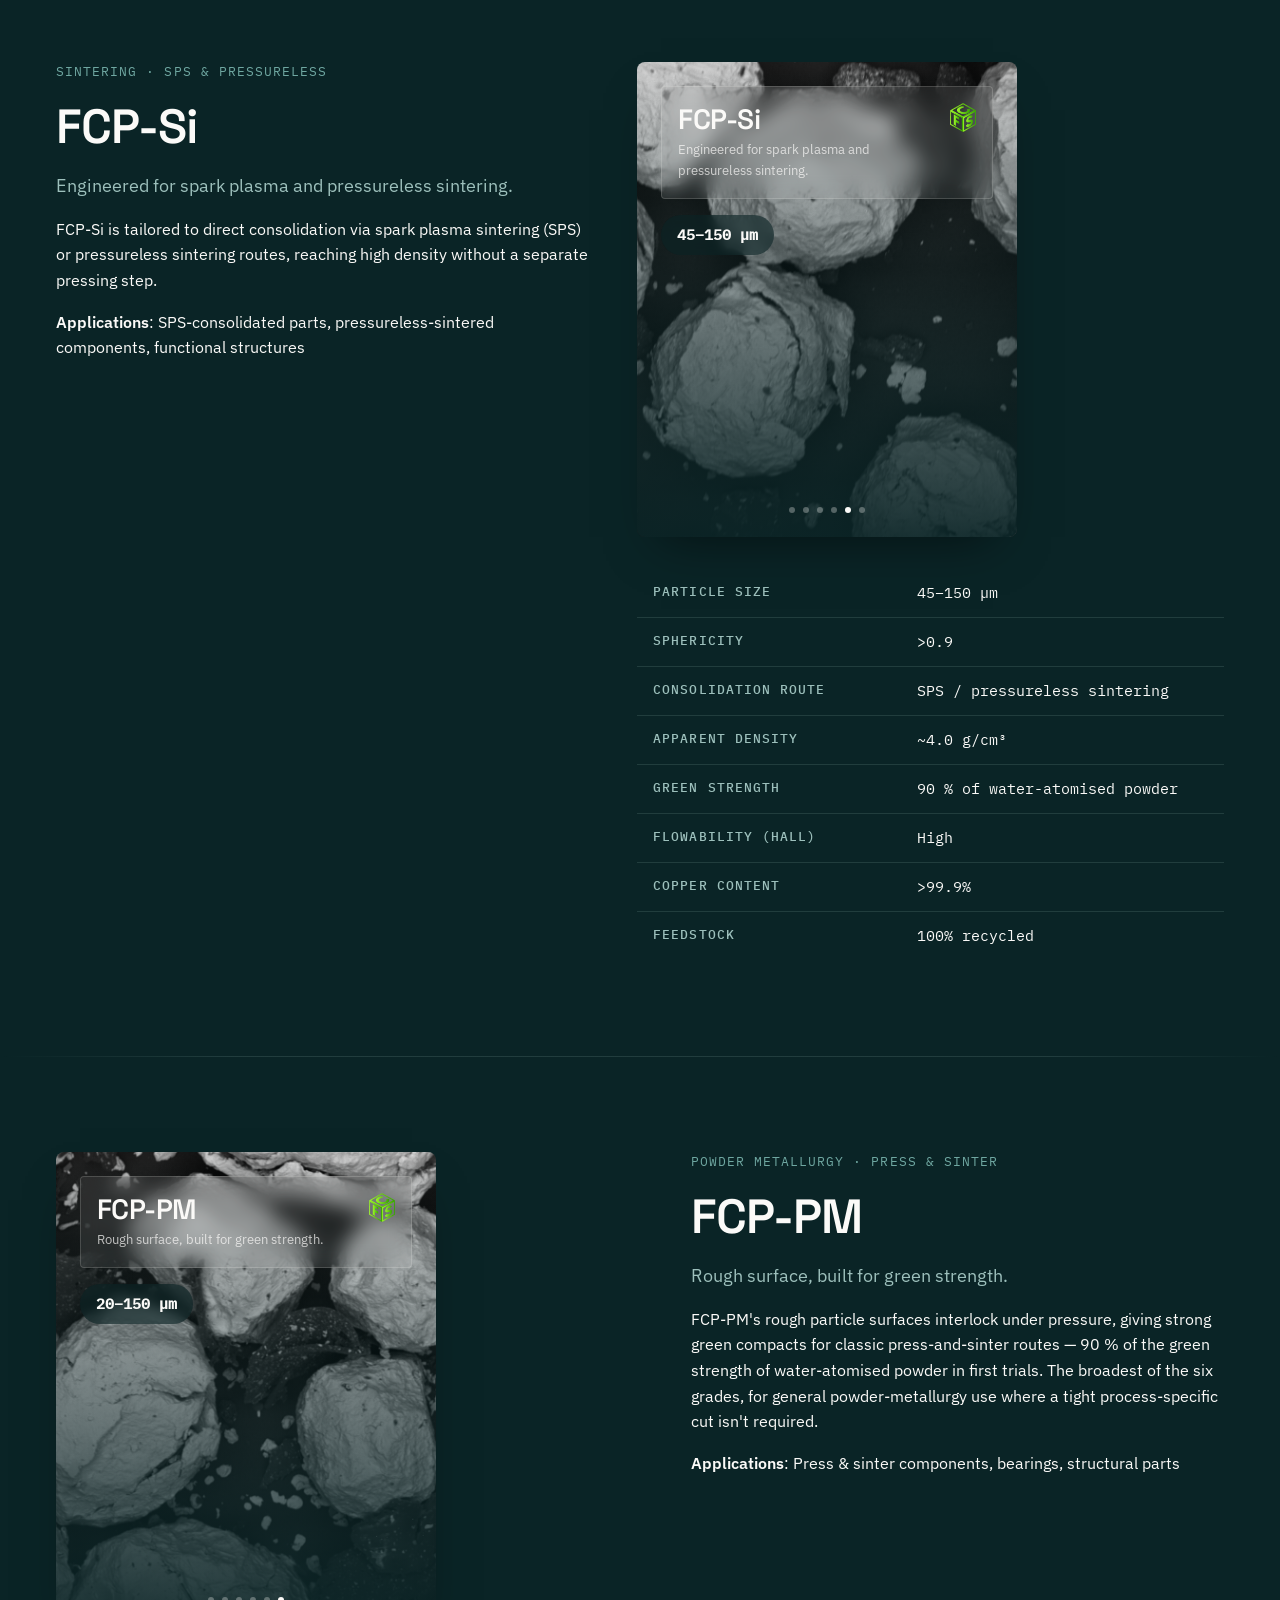
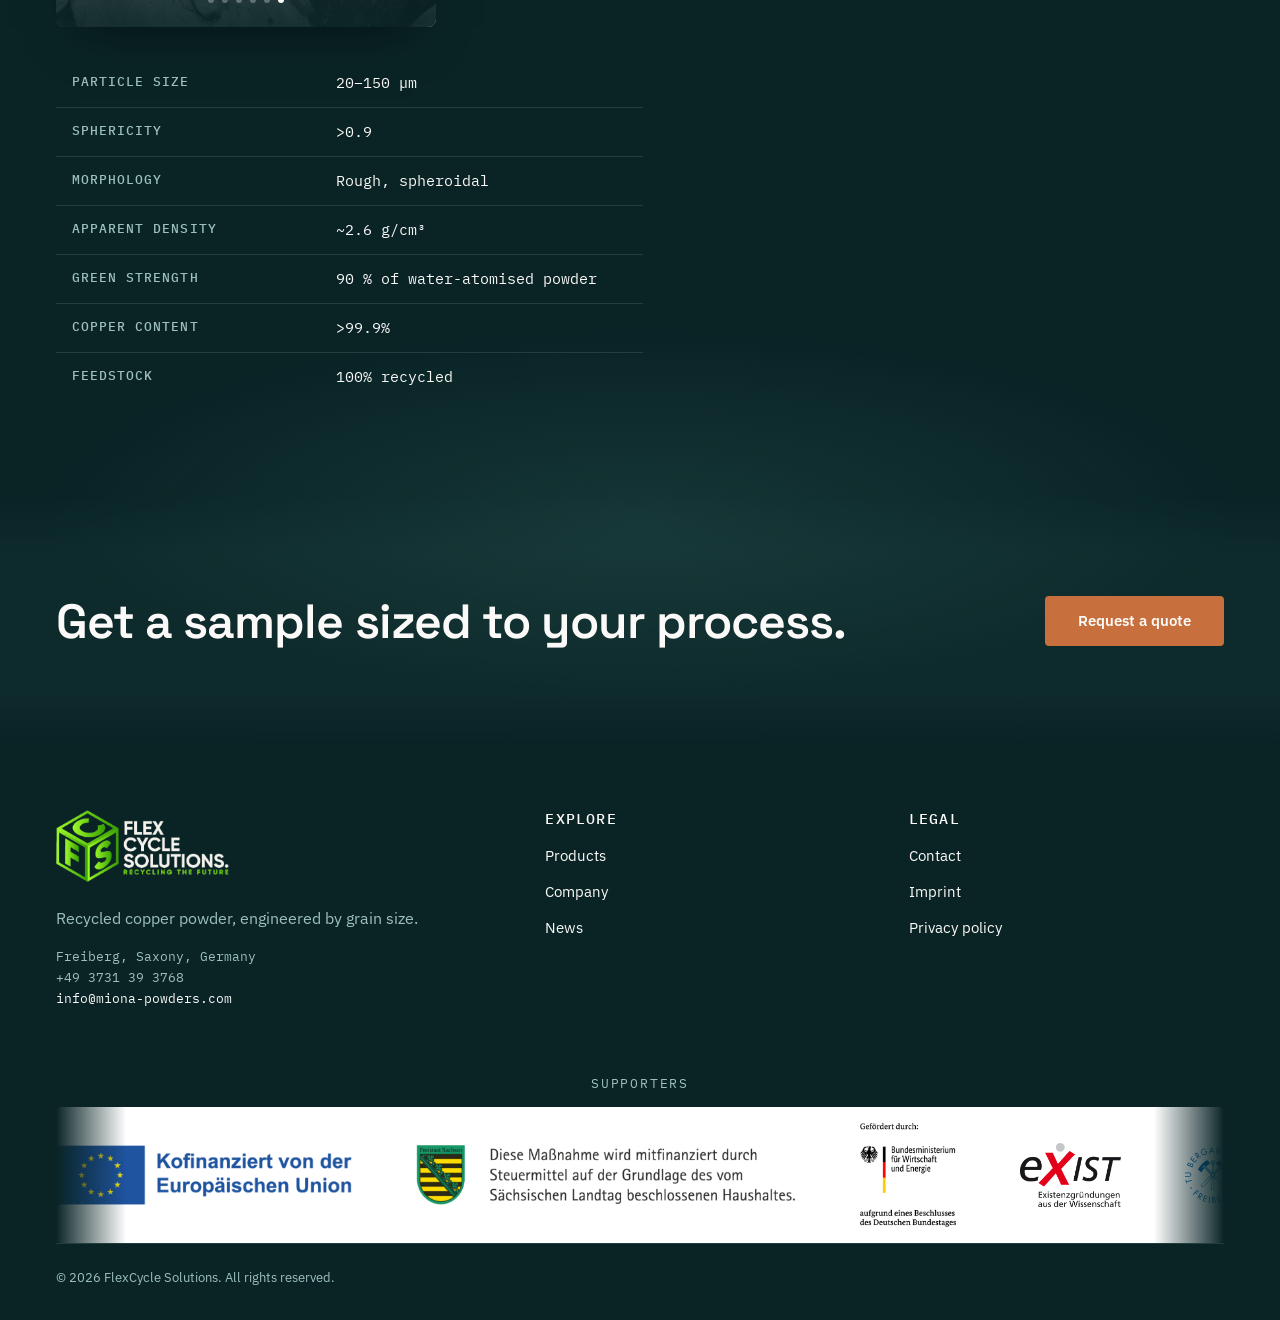
<file: products.html>
<!DOCTYPE html>
<html lang="en">
<head>
<meta charset="UTF-8">
<meta name="viewport" content="width=device-width, initial-scale=1">
<title data-i18n="products.title">FlexCycle Solutions — Six grades, one spectrum</title>
<meta name="description" content="FCP-20, -BJ, -AM, -EBM, -Si and -PM: six recycled copper powder grades spanning under 20 to 150 µm, positioned on one particle-size spectrum.">
<link rel="icon" href="assets/img/favicon.png" type="image/png">
<link rel="apple-touch-icon" href="assets/img/apple-touch-icon.png">
<link rel="stylesheet" href="assets/css/fonts.css?v=2026112301">
<link rel="stylesheet" href="assets/css/tokens.css?v=2026112301">
<link rel="stylesheet" href="assets/css/base.css?v=2026112301">
<link rel="stylesheet" href="assets/css/components.css?v=2026112301">
<link rel="stylesheet" href="assets/css/print.css?v=2026112301">
</head>
<body>
<a class="skip-link" href="#main" data-i18n="common.skip">Skip to content</a>

<header class="site-header">
  <div class="container site-header__bar">
    <a class="logo" href="index.html"><img src="assets/img/logo.png" alt="FlexCycle Solutions" class="logo__img"></a>
    <nav class="nav" aria-label="Primary">
      <ul class="nav__list">
        <li><a href="index.html" data-i18n="nav.home">Home</a></li>
        <li><a href="products.html" data-i18n="nav.products" aria-current="page">Products</a></li>
        <li><a href="company.html" data-i18n="nav.company">Company</a></li>
        <li><a href="news.html" data-i18n="nav.news">News</a></li>
        <!-- Career page hidden for now; uncomment to restore: <li><a href="career.html" data-i18n="nav.career">Career</a></li> -->
        <li><a href="contact.html" data-i18n="nav.contact">Contact</a></li>
      </ul>
      <div class="lang-switch" role="group" aria-label="Language">
        <button type="button" data-lang="en" aria-pressed="true">EN</button>
        <button type="button" data-lang="de" aria-pressed="false">DE</button>
      </div>
      <button class="nav__toggle" aria-expanded="false" aria-controls="mobile-nav" aria-label="Menu">
        <svg viewBox="0 0 24 24" fill="none" stroke="currentColor" stroke-width="1.5" stroke-linecap="round"><path d="M4 6h16M4 12h16M4 18h16"/></svg>
      </button>
    </nav>
  </div>
  <div class="container">
    <div class="nav__mobile" id="mobile-nav">
      <a href="index.html" data-i18n="nav.home">Home</a>
      <a href="products.html" data-i18n="nav.products">Products</a>
      <a href="company.html" data-i18n="nav.company">Company</a>
      <a href="news.html" data-i18n="nav.news">News</a>
      <!-- Career page hidden for now; uncomment to restore: <a href="career.html" data-i18n="nav.career">Career</a> -->
      <a href="contact.html" data-i18n="nav.contact">Contact</a>
    </div>
  </div>
</header>

<main id="main">

  <section class="hero hero--compact">
    <div class="hero__grain" data-hero-grain aria-hidden="true"></div>
    <div class="hero__nebula" data-hero-nebula aria-hidden="true"></div>
    <div class="container">
      <p class="eyebrow" data-i18n="products.eyebrow">Product range</p>
      <h1 data-i18n="products.title">Six grades, one spectrum.</h1>
      <p class="hero__lede" data-i18n="products.lede">Every FCP grade sits at a defined position on the particle-size spectrum below — from ultrafine sintering powder to broad press-and-sinter granulate. Several grades' cuts overlap, so each gets its own row. Select a grade to jump to its datasheet.</p>

      <div class="spectrum" data-spectrum>
        <div class="spectrum__scale" aria-hidden="true">
          <span class="spectrum__scale-spacer--label"></span>
          <span class="spectrum__scale-track">
            <span class="spectrum__tick" style="--pos:0">5</span>
            <span class="spectrum__tick" style="--pos:20.38">10</span>
            <span class="spectrum__tick" style="--pos:40.76">20</span>
            <span class="spectrum__tick" style="--pos:64.60">45</span>
            <span class="spectrum__tick" style="--pos:74.49">63</span>
            <span class="spectrum__tick" style="--pos:88.08">100</span>
            <span class="spectrum__tick" style="--pos:100">150</span>
          </span>
          <span class="spectrum__scale-spacer--value"></span>
        </div>
        <div class="spectrum__rows">
          <a class="spectrum__row spectrum__row--fcp20" href="#fcp20">
            <span class="spectrum__row-label">FCP-20</span>
            <span class="spectrum__row-track"><span class="spectrum__row-bar" style="--start:0%; --end:40.76%"></span></span>
            <span class="spectrum__row-value">&lt;20 µm</span>
          </a>
          <a class="spectrum__row spectrum__row--fcpbj" href="#fcpbj">
            <span class="spectrum__row-label">FCP-BJ</span>
            <span class="spectrum__row-track"><span class="spectrum__row-bar" style="--start:40.76%; --end:64.60%"></span></span>
            <span class="spectrum__row-value">20–45 µm</span>
          </a>
          <a class="spectrum__row spectrum__row--fcpam" href="#fcpam">
            <span class="spectrum__row-label">FCP-AM</span>
            <span class="spectrum__row-track"><span class="spectrum__row-bar" style="--start:40.76%; --end:74.49%"></span></span>
            <span class="spectrum__row-value">20–63 µm</span>
          </a>
          <a class="spectrum__row spectrum__row--fcpebm" href="#fcpebm">
            <span class="spectrum__row-label">FCP-EBM</span>
            <span class="spectrum__row-track"><span class="spectrum__row-bar" style="--start:74.49%; --end:88.08%"></span></span>
            <span class="spectrum__row-value">63–100 µm</span>
          </a>
          <a class="spectrum__row spectrum__row--fcpsi" href="#fcpsi">
            <span class="spectrum__row-label">FCP-Si</span>
            <span class="spectrum__row-track"><span class="spectrum__row-bar" style="--start:64.60%; --end:100%"></span></span>
            <span class="spectrum__row-value">45–150 µm</span>
          </a>
          <a class="spectrum__row spectrum__row--fcppm" href="#fcppm">
            <span class="spectrum__row-label">FCP-PM</span>
            <span class="spectrum__row-track"><span class="spectrum__row-bar" style="--start:40.76%; --end:100%"></span></span>
            <span class="spectrum__row-value">20–150 µm</span>
          </a>
        </div>
        <div class="spectrum__unit">µm — <span data-i18n="products.specLabels.particleSize">particle size</span> (log scale)</div>
        <div class="spectrum__hint">
          <svg viewBox="0 0 24 24" fill="none" stroke="currentColor" stroke-width="2" stroke-linecap="round" stroke-linejoin="round" aria-hidden="true"><path d="M5 12h14M13 6l6 6-6 6"/></svg>
          <span data-i18n="products.spectrumHint">Click a grade for its full datasheet</span>
        </div>
        <p class="spectrum__custom" data-i18n="products.customFraction">Need a cut outside these six? We also classify to custom particle-size fractions on request.</p>
      </div>
    </div>
  </section>

  <!-- Product cards show micrographs (assets/img/product-*.jpg, 4:5 crops
       of the originals in assets/, which are git-ignored). -->
  <!-- ================= FCP-20 ================= -->
  <section class="product-section" id="fcp20">
    <div class="container">
      <div class="print-only">
        <span>FlexCycle Solutions — Freiberg, Germany</span>
        <span>Datasheet · FCP-20</span>
      </div>
      <div class="product-section__grid">
        <div data-reveal>
          <p class="product-section__meta" data-i18n-html="products.fcp20.eyebrow">Sintering &amp; electronics · ultrafine</p>
          <h2>FCP-20</h2>
          <p class="hero__lede" data-i18n="products.fcp20.tagline">Ultrafine powder for sinter-active electronics.</p>
          <p data-i18n="products.fcp20.desc">FCP-20 is classified below 20 µm for maximum specific surface area, giving it high sinter activity in conductive pastes, contacts and fine sintered structures.</p>
          <p><strong data-i18n="products.applicationsLabel">Applications</strong>: <span data-i18n="products.fcp20.applications">Electronics, sintered contacts, conductive pastes</span></p>
          <button class="btn btn--outline print-btn no-print" type="button" data-print="fcp20">
            <svg viewBox="0 0 24 24" fill="none" stroke="currentColor" stroke-width="1.5" stroke-linecap="round" stroke-linejoin="round" aria-hidden="true"><path d="M6 9V3h12v6M6 18h12v-5H6v5zM6 9H4a1 1 0 00-1 1v5a1 1 0 001 1h2M18 9h2a1 1 0 011 1v5a1 1 0 01-1 1h-2"/></svg>
            <span data-i18n="common.printDatasheet">Print / save as PDF</span>
          </button>
        </div>
        <div data-reveal>
          <div class="tilt-card" data-tilt>
            <img class="tilt-card__photo" src="assets/img/product-fcp20.jpg" loading="lazy" decoding="async"
                 alt="Micrograph of FCP-20 particles" data-i18n-alt="products.fcp20.photoAlt">
            <div class="tilt-card__scrim" aria-hidden="true"></div>
            <div class="tilt-card__content" aria-hidden="true">
              <div class="tilt-card__header">
                <div>
                  <h3 class="tilt-card__title">FCP-20</h3>
                  <p class="tilt-card__tagline" data-i18n="products.fcp20.tagline">Ultrafine powder for sinter-active electronics.</p>
                </div>
                <img class="tilt-card__mark" src="assets/img/logo-mark.png" alt="">
              </div>
              <span class="tilt-card__tag" data-i18n-html="products.fcp20.specs.particleSize">&lt;20 µm</span>
              <div class="tilt-card__dots">
                <span class="is-active"></span><span></span><span></span><span></span><span></span><span></span>
              </div>
            </div>
          </div>
          <table class="spec-table" style="margin-top:var(--space-6)">
            <tbody>
              <tr><th data-i18n="products.specLabels.particleSize">Particle size</th><td data-i18n-html="products.fcp20.specs.particleSize">&lt;20 µm</td></tr>
              <tr><th data-i18n="products.specLabels.sphericity">Sphericity</th><td data-i18n-html="products.fcp20.specs.sphericity">&gt;0.9</td></tr>
              <tr><th data-i18n="products.specLabels.specificSurface">Specific surface</th><td data-i18n="products.fcp20.specs.specificSurface">High (BET)</td></tr>
              <tr><th data-i18n="products.specLabels.tapDensity">Tap density</th><td data-i18n="products.fcp20.specs.tapDensity">~3.8 g/cm³</td></tr>
              <tr><th data-i18n="products.specLabels.copperContent">Copper content</th><td data-i18n-html="products.fcp20.specs.copperContent">&gt;99.9%</td></tr>
              <tr><th data-i18n="products.specLabels.feedstock">Feedstock</th><td data-i18n="products.fcp20.specs.feedstock">100% recycled</td></tr>
            </tbody>
          </table>
        </div>
      </div>
    </div>
  </section>

  <!-- ================= FCP-BJ ================= -->
  <section class="product-section product-section--reverse" id="fcpbj">
    <div class="container">
      <div class="print-only">
        <span>FlexCycle Solutions — Freiberg, Germany</span>
        <span>Datasheet · FCP-BJ</span>
      </div>
      <div class="product-section__grid">
        <div data-reveal>
          <p class="product-section__meta" data-i18n-html="products.fcpbj.eyebrow">Additive manufacturing · Binder Jetting</p>
          <h2>FCP-BJ</h2>
          <p class="hero__lede" data-i18n="products.fcpbj.tagline">Fine spherical powder for binder jetting.</p>
          <p data-i18n="products.fcpbj.desc">Classified for consistent recoating and high green density in binder-jet printing, FCP-BJ supports fine feature resolution ahead of the sintering step to full density.</p>
          <p><strong data-i18n="products.applicationsLabel">Applications</strong>: <span data-i18n="products.fcpbj.applications">Binder jetting, complex geometries, batch AM production</span></p>
          <button class="btn btn--outline print-btn no-print" type="button" data-print="fcpbj">
            <svg viewBox="0 0 24 24" fill="none" stroke="currentColor" stroke-width="1.5" stroke-linecap="round" stroke-linejoin="round" aria-hidden="true"><path d="M6 9V3h12v6M6 18h12v-5H6v5zM6 9H4a1 1 0 00-1 1v5a1 1 0 001 1h2M18 9h2a1 1 0 011 1v5a1 1 0 01-1 1h-2"/></svg>
            <span data-i18n="common.printDatasheet">Print / save as PDF</span>
          </button>
        </div>
        <div data-reveal>
          <div class="tilt-card" data-tilt>
            <img class="tilt-card__photo" src="assets/img/product-fcpbj.jpg" loading="lazy" decoding="async"
                 alt="Micrograph of FCP-BJ particles" data-i18n-alt="products.fcpbj.photoAlt">
            <div class="tilt-card__scrim" aria-hidden="true"></div>
            <div class="tilt-card__content" aria-hidden="true">
              <div class="tilt-card__header">
                <div>
                  <h3 class="tilt-card__title">FCP-BJ</h3>
                  <p class="tilt-card__tagline" data-i18n="products.fcpbj.tagline">Fine spherical powder for binder jetting.</p>
                </div>
                <img class="tilt-card__mark" src="assets/img/logo-mark.png" alt="">
              </div>
              <span class="tilt-card__tag" data-i18n="products.fcpbj.specs.particleSize">20–45 µm</span>
              <div class="tilt-card__dots">
                <span></span><span class="is-active"></span><span></span><span></span><span></span><span></span>
              </div>
            </div>
          </div>
          <table class="spec-table" style="margin-top:var(--space-6)">
            <tbody>
              <tr><th data-i18n="products.specLabels.particleSize">Particle size</th><td data-i18n="products.fcpbj.specs.particleSize">20–45 µm</td></tr>
              <tr><th data-i18n="products.specLabels.sphericity">Sphericity</th><td data-i18n-html="products.fcpbj.specs.sphericity">&gt;0.9</td></tr>
              <tr><th data-i18n="products.specLabels.flowability">Flowability (Hall)</th><td data-i18n="products.fcpbj.specs.flowability">~16 s/50 g</td></tr>
              <tr><th data-i18n="products.specLabels.apparentDensity">Apparent density</th><td data-i18n="products.fcpbj.specs.apparentDensity">~4.5 g/cm³</td></tr>
              <tr><th data-i18n="products.specLabels.copperContent">Copper content</th><td data-i18n-html="products.fcpbj.specs.copperContent">&gt;99.9%</td></tr>
              <tr><th data-i18n="products.specLabels.feedstock">Feedstock</th><td data-i18n="products.fcpbj.specs.feedstock">100% recycled</td></tr>
            </tbody>
          </table>
        </div>
      </div>
    </div>
  </section>

  <!-- ================= FCP-AM ================= -->
  <section class="product-section" id="fcpam">
    <div class="container">
      <div class="print-only">
        <span>FlexCycle Solutions — Freiberg, Germany</span>
        <span>Datasheet · FCP-AM</span>
      </div>
      <div class="product-section__grid">
        <div data-reveal>
          <p class="product-section__meta" data-i18n-html="products.fcpam.eyebrow">Additive manufacturing · LPBF/DED</p>
          <h2>FCP-AM</h2>
          <p class="hero__lede" data-i18n="products.fcpam.tagline">Spherical powder built for laser processing.</p>
          <p data-i18n="products.fcpam.desc">Spheroidal and free-flowing, FCP-AM is tailored to laser powder bed fusion and directed energy deposition. Its rough surface absorbs about twice as much 1070 nm laser light as gas-atomised powder, which widens the process window on standard infrared machines.</p>
          <p><strong data-i18n="products.applicationsLabel">Applications</strong>: <span data-i18n="products.fcpam.applications">LPBF of pure-copper parts, DED, high-conductivity components</span></p>
          <button class="btn btn--outline print-btn no-print" type="button" data-print="fcpam">
            <svg viewBox="0 0 24 24" fill="none" stroke="currentColor" stroke-width="1.5" stroke-linecap="round" stroke-linejoin="round" aria-hidden="true"><path d="M6 9V3h12v6M6 18h12v-5H6v5zM6 9H4a1 1 0 00-1 1v5a1 1 0 001 1h2M18 9h2a1 1 0 011 1v5a1 1 0 01-1 1h-2"/></svg>
            <span data-i18n="common.printDatasheet">Print / save as PDF</span>
          </button>
        </div>
        <div data-reveal>
          <div class="tilt-card" data-tilt>
            <img class="tilt-card__photo" src="assets/img/product-fcpam.jpg" loading="lazy" decoding="async"
                 alt="Micrograph of FCP-AM particles" data-i18n-alt="products.fcpam.photoAlt">
            <div class="tilt-card__scrim" aria-hidden="true"></div>
            <div class="tilt-card__content" aria-hidden="true">
              <div class="tilt-card__header">
                <div>
                  <h3 class="tilt-card__title">FCP-AM</h3>
                  <p class="tilt-card__tagline" data-i18n="products.fcpam.tagline">Spherical powder built for laser processing.</p>
                </div>
                <img class="tilt-card__mark" src="assets/img/logo-mark.png" alt="">
              </div>
              <span class="tilt-card__tag" data-i18n="products.fcpam.specs.particleSize">20–63 µm</span>
              <div class="tilt-card__dots">
                <span></span><span></span><span class="is-active"></span><span></span><span></span><span></span>
              </div>
            </div>
          </div>
          <table class="spec-table" style="margin-top:var(--space-6)">
            <tbody>
              <tr><th data-i18n="products.specLabels.particleSize">Particle size</th><td data-i18n="products.fcpam.specs.particleSize">20–63 µm</td></tr>
              <tr><th data-i18n="products.specLabels.sphericity">Sphericity</th><td data-i18n-html="products.fcpam.specs.sphericity">&gt;0.9</td></tr>
              <tr><th data-i18n="products.specLabels.apparentDensity">Apparent density</th><td data-i18n="products.fcpam.specs.apparentDensity">~4.0 g/cm³</td></tr>
              <tr><th data-i18n="products.specLabels.tapDensity">Tap density</th><td data-i18n="products.fcpam.specs.tapDensity">~4.8 g/cm³</td></tr>
              <tr><th data-i18n="products.specLabels.flowability">Flowability (Hall)</th><td data-i18n="products.fcpam.specs.flowability">~14 s/50 g</td></tr>
              <tr><th data-i18n="products.specLabels.copperContent">Copper content</th><td data-i18n-html="products.fcpam.specs.copperContent">&gt;99.9%</td></tr>
              <tr><th data-i18n="products.specLabels.oxygenContent">Oxygen content</th><td data-i18n="products.fcpam.specs.oxygenContent">≤400 ppm</td></tr>
              <tr><th data-i18n="products.specLabels.absorption">Laser absorption (1070 nm)</th><td data-i18n="products.fcpam.specs.absorption">~2× gas-atomised</td></tr>
              <tr><th data-i18n="products.specLabels.feedstock">Feedstock</th><td data-i18n="products.fcpam.specs.feedstock">100% recycled</td></tr>
            </tbody>
          </table>
        </div>
      </div>
    </div>
  </section>

  <!-- ================= FCP-EBM ================= -->
  <section class="product-section product-section--reverse" id="fcpebm">
    <div class="container">
      <div class="print-only">
        <span>FlexCycle Solutions — Freiberg, Germany</span>
        <span>Datasheet · FCP-EBM</span>
      </div>
      <div class="product-section__grid">
        <div data-reveal>
          <p class="product-section__meta" data-i18n-html="products.fcpebm.eyebrow">Additive manufacturing · Electron Beam Melting</p>
          <h2>FCP-EBM</h2>
          <p class="hero__lede" data-i18n="products.fcpebm.tagline">Coarser spherical powder suited to electron-beam processing.</p>
          <p data-i18n="products.fcpebm.desc">Tailored to the larger beam spot and vacuum environment of electron beam melting, FCP-EBM balances flowability with reduced fines for stable powder-bed spreading.</p>
          <p><strong data-i18n="products.applicationsLabel">Applications</strong>: <span data-i18n="products.fcpebm.applications">EBM of copper components, high-conductivity parts</span></p>
          <button class="btn btn--outline print-btn no-print" type="button" data-print="fcpebm">
            <svg viewBox="0 0 24 24" fill="none" stroke="currentColor" stroke-width="1.5" stroke-linecap="round" stroke-linejoin="round" aria-hidden="true"><path d="M6 9V3h12v6M6 18h12v-5H6v5zM6 9H4a1 1 0 00-1 1v5a1 1 0 001 1h2M18 9h2a1 1 0 011 1v5a1 1 0 01-1 1h-2"/></svg>
            <span data-i18n="common.printDatasheet">Print / save as PDF</span>
          </button>
        </div>
        <div data-reveal>
          <div class="tilt-card" data-tilt>
            <img class="tilt-card__photo" src="assets/img/product-fcpebm.jpg" loading="lazy" decoding="async"
                 alt="Micrograph of FCP-EBM particles" data-i18n-alt="products.fcpebm.photoAlt">
            <div class="tilt-card__scrim" aria-hidden="true"></div>
            <div class="tilt-card__content" aria-hidden="true">
              <div class="tilt-card__header">
                <div>
                  <h3 class="tilt-card__title">FCP-EBM</h3>
                  <p class="tilt-card__tagline" data-i18n="products.fcpebm.tagline">Coarser spherical powder suited to electron-beam processing.</p>
                </div>
                <img class="tilt-card__mark" src="assets/img/logo-mark.png" alt="">
              </div>
              <span class="tilt-card__tag" data-i18n="products.fcpebm.specs.particleSize">63–100 µm</span>
              <div class="tilt-card__dots">
                <span></span><span></span><span></span><span class="is-active"></span><span></span><span></span>
              </div>
            </div>
          </div>
          <table class="spec-table" style="margin-top:var(--space-6)">
            <tbody>
              <tr><th data-i18n="products.specLabels.particleSize">Particle size</th><td data-i18n="products.fcpebm.specs.particleSize">63–100 µm</td></tr>
              <tr><th data-i18n="products.specLabels.sphericity">Sphericity</th><td data-i18n-html="products.fcpebm.specs.sphericity">&gt;0.9</td></tr>
              <tr><th data-i18n="products.specLabels.apparentDensity">Apparent density</th><td data-i18n="products.fcpebm.specs.apparentDensity">~5.1 g/cm³</td></tr>
              <tr><th data-i18n="products.specLabels.copperContent">Copper content</th><td data-i18n-html="products.fcpebm.specs.copperContent">&gt;99.9%</td></tr>
              <tr><th data-i18n="products.specLabels.feedstock">Feedstock</th><td data-i18n="products.fcpebm.specs.feedstock">100% recycled</td></tr>
            </tbody>
          </table>
        </div>
      </div>
    </div>
  </section>

  <!-- ================= FCP-Si ================= -->
  <section class="product-section" id="fcpsi">
    <div class="container">
      <div class="print-only">
        <span>FlexCycle Solutions — Freiberg, Germany</span>
        <span>Datasheet · FCP-Si</span>
      </div>
      <div class="product-section__grid">
        <div data-reveal>
          <p class="product-section__meta" data-i18n-html="products.fcpsi.eyebrow">Sintering · SPS &amp; pressureless</p>
          <h2>FCP-Si</h2>
          <p class="hero__lede" data-i18n="products.fcpsi.tagline">Engineered for spark plasma and pressureless sintering.</p>
          <p data-i18n="products.fcpsi.desc">FCP-Si is tailored to direct consolidation via spark plasma sintering (SPS) or pressureless sintering routes, reaching high density without a separate pressing step.</p>
          <p><strong data-i18n="products.applicationsLabel">Applications</strong>: <span data-i18n="products.fcpsi.applications">SPS-consolidated parts, pressureless-sintered components, functional structures</span></p>
          <button class="btn btn--outline print-btn no-print" type="button" data-print="fcpsi">
            <svg viewBox="0 0 24 24" fill="none" stroke="currentColor" stroke-width="1.5" stroke-linecap="round" stroke-linejoin="round" aria-hidden="true"><path d="M6 9V3h12v6M6 18h12v-5H6v5zM6 9H4a1 1 0 00-1 1v5a1 1 0 001 1h2M18 9h2a1 1 0 011 1v5a1 1 0 01-1 1h-2"/></svg>
            <span data-i18n="common.printDatasheet">Print / save as PDF</span>
          </button>
        </div>
        <div data-reveal>
          <div class="tilt-card" data-tilt>
            <img class="tilt-card__photo" src="assets/img/product-fcpsi.jpg" loading="lazy" decoding="async"
                 alt="Micrograph of FCP-Si particles" data-i18n-alt="products.fcpsi.photoAlt">
            <div class="tilt-card__scrim" aria-hidden="true"></div>
            <div class="tilt-card__content" aria-hidden="true">
              <div class="tilt-card__header">
                <div>
                  <h3 class="tilt-card__title">FCP-Si</h3>
                  <p class="tilt-card__tagline" data-i18n="products.fcpsi.tagline">Engineered for spark plasma and pressureless sintering.</p>
                </div>
                <img class="tilt-card__mark" src="assets/img/logo-mark.png" alt="">
              </div>
              <span class="tilt-card__tag" data-i18n="products.fcpsi.specs.particleSize">45–150 µm</span>
              <div class="tilt-card__dots">
                <span></span><span></span><span></span><span></span><span class="is-active"></span><span></span>
              </div>
            </div>
          </div>
          <table class="spec-table" style="margin-top:var(--space-6)">
            <tbody>
              <tr><th data-i18n="products.specLabels.particleSize">Particle size</th><td data-i18n="products.fcpsi.specs.particleSize">45–150 µm</td></tr>
              <tr><th data-i18n="products.specLabels.sphericity">Sphericity</th><td data-i18n-html="products.fcpsi.specs.sphericity">&gt;0.9</td></tr>
              <tr><th data-i18n="products.specLabels.consolidationRoute">Consolidation route</th><td data-i18n="products.fcpsi.specs.consolidationRoute">SPS / pressureless sintering</td></tr>
              <tr><th data-i18n="products.specLabels.apparentDensity">Apparent density</th><td data-i18n="products.fcpsi.specs.apparentDensity">~4.0 g/cm³</td></tr>
              <tr><th data-i18n="products.specLabels.greenStrength">Green strength</th><td data-i18n="products.fcpsi.specs.greenStrength">90 % of water-atomised powder</td></tr>
              <tr><th data-i18n="products.specLabels.flowability">Flowability (Hall)</th><td data-i18n="products.fcpsi.specs.flowability">High</td></tr>
              <tr><th data-i18n="products.specLabels.copperContent">Copper content</th><td data-i18n-html="products.fcpsi.specs.copperContent">&gt;99.9%</td></tr>
              <tr><th data-i18n="products.specLabels.feedstock">Feedstock</th><td data-i18n="products.fcpsi.specs.feedstock">100% recycled</td></tr>
            </tbody>
          </table>
        </div>
      </div>
    </div>
  </section>

  <!-- ================= FCP-PM ================= -->
  <section class="product-section product-section--reverse" id="fcppm">
    <div class="container">
      <div class="print-only">
        <span>FlexCycle Solutions — Freiberg, Germany</span>
        <span>Datasheet · FCP-PM</span>
      </div>
      <div class="product-section__grid">
        <div data-reveal>
          <p class="product-section__meta" data-i18n-html="products.fcppm.eyebrow">Powder metallurgy · press &amp; sinter</p>
          <h2>FCP-PM</h2>
          <p class="hero__lede" data-i18n="products.fcppm.tagline">Rough surface, built for green strength.</p>
          <p data-i18n="products.fcppm.desc">FCP-PM's rough particle surfaces interlock under pressure, giving strong green compacts for classic press-and-sinter routes — 90 % of the green strength of water-atomised powder in first trials. The broadest of the six grades, for general powder-metallurgy use where a tight process-specific cut isn't required.</p>
          <p><strong data-i18n="products.applicationsLabel">Applications</strong>: <span data-i18n-html="products.fcppm.applications">Press &amp; sinter components, bearings, structural parts</span></p>
          <button class="btn btn--outline print-btn no-print" type="button" data-print="fcppm">
            <svg viewBox="0 0 24 24" fill="none" stroke="currentColor" stroke-width="1.5" stroke-linecap="round" stroke-linejoin="round" aria-hidden="true"><path d="M6 9V3h12v6M6 18h12v-5H6v5zM6 9H4a1 1 0 00-1 1v5a1 1 0 001 1h2M18 9h2a1 1 0 011 1v5a1 1 0 01-1 1h-2"/></svg>
            <span data-i18n="common.printDatasheet">Print / save as PDF</span>
          </button>
        </div>
        <div data-reveal>
          <div class="tilt-card" data-tilt>
            <img class="tilt-card__photo" src="assets/img/product-fcppm.jpg" loading="lazy" decoding="async"
                 alt="Micrograph of FCP-PM particles" data-i18n-alt="products.fcppm.photoAlt">
            <div class="tilt-card__scrim" aria-hidden="true"></div>
            <div class="tilt-card__content" aria-hidden="true">
              <div class="tilt-card__header">
                <div>
                  <h3 class="tilt-card__title">FCP-PM</h3>
                  <p class="tilt-card__tagline" data-i18n="products.fcppm.tagline">Rough surface, built for green strength.</p>
                </div>
                <img class="tilt-card__mark" src="assets/img/logo-mark.png" alt="">
              </div>
              <span class="tilt-card__tag" data-i18n="products.fcppm.specs.particleSize">20–150 µm</span>
              <div class="tilt-card__dots">
                <span></span><span></span><span></span><span></span><span></span><span class="is-active"></span>
              </div>
            </div>
          </div>
          <table class="spec-table" style="margin-top:var(--space-6)">
            <tbody>
              <tr><th data-i18n="products.specLabels.particleSize">Particle size</th><td data-i18n="products.fcppm.specs.particleSize">20–150 µm</td></tr>
              <tr><th data-i18n="products.specLabels.sphericity">Sphericity</th><td data-i18n-html="products.fcppm.specs.sphericity">&gt;0.9</td></tr>
              <tr><th data-i18n="products.specLabels.morphology">Morphology</th><td data-i18n="products.fcppm.specs.morphology">Rough, spheroidal</td></tr>
              <tr><th data-i18n="products.specLabels.apparentDensity">Apparent density</th><td data-i18n="products.fcppm.specs.apparentDensity">~2.6 g/cm³</td></tr>
              <tr><th data-i18n="products.specLabels.greenStrength">Green strength</th><td data-i18n="products.fcppm.specs.greenStrength">90 % of water-atomised powder</td></tr>
              <tr><th data-i18n="products.specLabels.copperContent">Copper content</th><td data-i18n-html="products.fcppm.specs.copperContent">&gt;99.9%</td></tr>
              <tr><th data-i18n="products.specLabels.feedstock">Feedstock</th><td data-i18n="products.fcppm.specs.feedstock">100% recycled</td></tr>
            </tbody>
          </table>
        </div>
      </div>
    </div>
  </section>

  <section class="section-alt">
    <div class="container" style="display:flex; flex-wrap:wrap; align-items:center; justify-content:space-between; gap:var(--space-6)">
      <h2 style="margin:0" data-i18n="home.cta.title">Get a sample sized to your process.</h2>
      <a class="btn btn--primary" href="contact.html#quote" data-i18n="home.cta.button">Request a quote</a>
    </div>
  </section>

</main>

<footer class="site-footer">
  <div class="container">
    <div class="site-footer__grid">
      <div>
        <a class="logo" href="index.html"><img src="assets/img/logo.png" alt="FlexCycle Solutions" class="logo__img"></a>
        <p data-i18n="footer.tagline" style="margin-top:var(--space-4)">Recycled copper powder, engineered by grain size.</p>
        <p style="font-family:var(--font-mono); font-size:var(--fs-100)">
          <span data-i18n="footer.address">Freiberg, Saxony, Germany</span><br>
          +49&nbsp;3731&nbsp;39&nbsp;3768<br>
          <a href="mailto:info@miona-powders.com">info@miona-powders.com</a>
        </p>
      </div>
      <div>
        <h4 data-i18n="footer.explore">Explore</h4>
        <ul>
          <li><a href="products.html" data-i18n="nav.products">Products</a></li>
          <li><a href="company.html" data-i18n="nav.company">Company</a></li>
          <li><a href="news.html" data-i18n="nav.news">News</a></li>
          <!-- Career page hidden for now; uncomment to restore: <li><a href="career.html" data-i18n="nav.career">Career</a></li> -->
        </ul>
      </div>
      <div>
        <h4 data-i18n="footer.legal">Legal</h4>
        <ul>
          <li><a href="contact.html" data-i18n="nav.contact">Contact</a></li>
          <li><a href="imprint.html" data-i18n="footer.imprint">Imprint</a></li>
          <li><a href="privacy.html" data-i18n="footer.privacy">Privacy policy</a></li>
        </ul>
      </div>
    </div>
    <!-- Supporters & funding logos as a continuous strip. initFundingMarquee()
         in main.js repeats the items to fill the width and starts the scroll;
         without JS or with reduced motion they simply sit side by side. To
         add a logo, add one <li> here (on every page). -->
    <p class="funding-marquee__title" data-i18n="footer.supporters">Supporters</p>
    <div class="funding-marquee" data-funding-marquee>
      <ul class="funding-marquee__group">
        <li><img src="assets/img/funding-eu.png" width="795" height="161" loading="lazy" decoding="async"
                 alt="Co-financed by the European Union" data-i18n-alt="footer.funding.eu"></li>
        <li><img src="assets/img/funding-saxony.png" width="1152" height="182" loading="lazy" decoding="async"
                 alt="This measure is co-financed by tax revenue on the basis of the budget passed by the Saxon State Parliament." data-i18n-alt="footer.funding.saxony"></li>
        <li><img class="funding-marquee__logo--bmwe" src="assets/img/funding-bmwe.png" width="295" height="320" loading="lazy" decoding="async"
                 alt="Funded by the Federal Ministry for Economic Affairs and Energy on the basis of a decision by the German Bundestag" data-i18n-alt="footer.funding.bmwe"></li>
        <li><img class="funding-marquee__logo--exist" src="assets/img/funding-exist.png" width="379" height="240" loading="lazy" decoding="async"
                 alt="EXIST – Existenzgründungen aus der Wissenschaft"></li>
        <li><img class="funding-marquee__logo--tubaf" src="assets/img/supporter-tubaf.svg" width="583" height="205" loading="lazy" decoding="async"
                 alt="TU Bergakademie Freiberg"></li>
        <li><img class="funding-marquee__logo--iart" src="assets/img/supporter-iart.png" width="439" height="240" loading="lazy" decoding="async"
                 alt="IART – Institute of Mineral Processing Machines and Recycling Systems Technology" data-i18n-alt="footer.funding.iart"></li>
        <li><img class="funding-marquee__logo--saxeed" src="assets/img/supporter-saxeed.jpg" width="315" height="240" loading="lazy" decoding="async"
                 alt="SAXEED"></li>
      </ul>
    </div>
    <div class="site-footer__bottom">
      <span data-i18n="footer.rights">© 2026 FlexCycle Solutions. All rights reserved.</span>
    </div>
  </div>
</footer>

<script src="assets/js/i18n.js?v=2026112301"></script>
<script src="assets/js/main.js?v=2026112301"></script>
<script src="assets/js/spectrum.js?v=2026112301"></script>
<script src="assets/js/forms.js?v=2026112301"></script>
<script src="assets/js/hero-grain.js?v=2026112301"></script>
<script type="module">
/* FlexCycle Solutions — Hero nebula
   A lightweight WebGL particle field for the landing-page hero: GPU-driven
   swirl (no per-frame CPU physics loop), additive-blended soft points for a
   glow feel, mouse-reactive, coloured from the brand's copper/teal palette.

   Inlined (rather than an external module file) so it still runs when this
   page is opened directly via file:// without a module script file. three.js
   is self-hosted (assets/js/vendor/, MIT licence) so no visitor IP reaches a
   CDN; under file:// the import is blocked and the CSS grain field stays.

   Progressive enhancement: skipped entirely under prefers-reduced-motion,
   without WebGL support, or if the module import fails — the CSS grain field
   (hero-grain.js) stays as the fallback in all of those cases. */
(async function () {
  const mount = document.querySelector('[data-hero-nebula]');
  if (!mount) return;

  if (window.matchMedia('(prefers-reduced-motion: reduce)').matches) return;
  if (!window.WebGLRenderingContext) return;

  let THREE;
  try {
    THREE = await import('./assets/js/vendor/three.module.min.js');
  } catch (e) {
    return; // Module failed to load (e.g. file:// preview) — CSS grain field remains.
  }

  // Brand palette — same four hues used by the spectrum bands and morphology glyphs.
  const PALETTE = [0xC76F3D, 0xE28A4A, 0x6FA7A1, 0x9DC0BC];

  const isSmall = mount.clientWidth < 640;
  const COUNT = isSmall ? 1000 : 2400;

  const scene = new THREE.Scene();
  const camera = new THREE.PerspectiveCamera(55, 1, 0.1, 20);
  camera.position.z = 6;

  // Spawn range scales with this hero's own aspect ratio instead of a fixed
  // box, so the field reaches the edges on every page — a size tuned only
  // for the landing hero's tall proportions left particles stranded mid-
  // frame on the other pages' shorter, wider headers.
  const heroAspect = (mount.clientWidth || 1) / (mount.clientHeight || 1);
  const vFOV = 55 * Math.PI / 180;
  const visibleHeight = 2 * 6 * Math.tan(vFOV / 2);
  const visibleWidth = visibleHeight * heroAspect;

  let renderer;
  try {
    renderer = new THREE.WebGLRenderer({ alpha: true, antialias: false });
  } catch (e) {
    return; // WebGL init failed — CSS grain field remains as the only effect.
  }
  renderer.setPixelRatio(Math.min(window.devicePixelRatio || 1, 2));
  const canvas = renderer.domElement;

  const positions = new Float32Array(COUNT * 3);
  const randoms = new Float32Array(COUNT * 3);
  const colors = new Float32Array(COUNT * 3);
  const tmpColor = new THREE.Color();

  for (let i = 0; i < COUNT; i++) {
    const i3 = i * 3;
    positions[i3] = (Math.random() - 0.5) * visibleWidth * 0.8;
    positions[i3 + 1] = (Math.random() - 0.5) * visibleHeight * 0.8;
    positions[i3 + 2] = (Math.random() - 0.5) * 4;

    randoms[i3] = Math.random();
    randoms[i3 + 1] = Math.random() * 0.6 + 0.2;
    randoms[i3 + 2] = Math.random() * 0.6 + 0.2;

    tmpColor.set(PALETTE[i % PALETTE.length]);
    colors[i3] = tmpColor.r;
    colors[i3 + 1] = tmpColor.g;
    colors[i3 + 2] = tmpColor.b;
  }

  const geometry = new THREE.BufferGeometry();
  geometry.setAttribute('position', new THREE.BufferAttribute(positions, 3));
  geometry.setAttribute('aRandom', new THREE.BufferAttribute(randoms, 3));
  geometry.setAttribute('aColor', new THREE.BufferAttribute(colors, 3));

  const material = new THREE.ShaderMaterial({
    uniforms: {
      uTime: { value: 0 },
      uMouse: { value: new THREE.Vector2(0, 0) },
      uSize: { value: isSmall ? 22 : 30 },
      uOpacity: { value: 0.55 }
    },
    vertexShader: `
      attribute vec3 aRandom;
      attribute vec3 aColor;
      uniform float uTime;
      uniform vec2 uMouse;
      uniform float uSize;
      varying vec3 vColor;
      varying float vAlpha;

      void main() {
        vColor = aColor;
        vec3 pos = position;
        float t = uTime * 0.18 + aRandom.x * 6.2831;

        pos.x += sin(t + position.y * 0.6) * 0.5 * aRandom.y;
        pos.y += cos(t * 0.9 + position.z * 0.6) * 0.4 * aRandom.z;
        pos.z += sin(t * 0.7 + position.x * 0.6) * 0.3 * aRandom.y;

        vec2 toMouse = pos.xy - uMouse * 3.2;
        float d = length(toMouse);
        float repel = (1.0 - smoothstep(0.0, 1.4, d)) * 0.7;
        pos.xy += normalize(toMouse + 0.0001) * repel;

        vec4 mvPosition = modelViewMatrix * vec4(pos, 1.0);
        gl_PointSize = uSize * (1.0 / -mvPosition.z);
        gl_Position = projectionMatrix * mvPosition;
        vAlpha = 1.0 - smoothstep(6.0, 8.5, -mvPosition.z);
      }
    `,
    fragmentShader: `
      varying vec3 vColor;
      varying float vAlpha;
      uniform float uOpacity;
      void main() {
        float d = length(gl_PointCoord - vec2(0.5));
        float strength = 1.0 - smoothstep(0.0, 0.5, d);
        if (strength < 0.02) discard;
        gl_FragColor = vec4(vColor, strength * uOpacity * vAlpha);
      }
    `,
    transparent: true,
    blending: THREE.AdditiveBlending,
    depthWrite: false
  });

  const points = new THREE.Points(geometry, material);
  scene.add(points);

  function resize() {
    const w = mount.clientWidth;
    const h = mount.clientHeight;
    if (!w || !h) return;
    camera.aspect = w / h;
    camera.updateProjectionMatrix();
    renderer.setSize(w, h);
  }
  resize();
  window.addEventListener('resize', resize);

  const mouse = { x: 0, y: 0 };
  mount.addEventListener('pointermove', function (e) {
    const rect = mount.getBoundingClientRect();
    mouse.x = ((e.clientX - rect.left) / rect.width) * 2 - 1;
    mouse.y = -((e.clientY - rect.top) / rect.height) * 2 + 1;
  });

  let running = false;
  let contextLost = false;
  let rafId = null;
  const clock = new THREE.Clock();

  canvas.addEventListener('webglcontextlost', function (e) {
    e.preventDefault();
    contextLost = true;
  });
  canvas.addEventListener('webglcontextrestored', function () {
    contextLost = false;
  });

  function tick() {
    if (!running) return;
    if (!contextLost) {
      material.uniforms.uTime.value = clock.getElapsedTime();
      material.uniforms.uMouse.value.set(mouse.x * 1.6, mouse.y * 0.9);
      renderer.render(scene, camera);
    }
    rafId = requestAnimationFrame(tick);
  }
  function start() { if (!running) { running = true; clock.start(); tick(); } }
  function stop() { running = false; if (rafId) cancelAnimationFrame(rafId); }

  if ('IntersectionObserver' in window) {
    new IntersectionObserver(function (entries) {
      entries.forEach(function (entry) { entry.isIntersecting ? start() : stop(); });
    }, { threshold: 0 }).observe(mount);
  } else {
    start();
  }

  mount.appendChild(canvas);
  canvas.style.cssText = 'position:absolute; inset:0; width:100%; height:100%; display:block;';

  // WebGL nebula is live — remove the CSS grain fallback so they don't double up.
  const grain = document.querySelector('[data-hero-grain]');
  if (grain) grain.remove();
})();
</script>
</body>
</html>
</file>
<file: assets/css/fonts.css>
/* Self-hosted web fonts (Space Grotesk, IBM Plex Sans, IBM Plex Mono; SIL Open
   Font License 1.1). Downloaded once from Google Fonts so that visitors' browsers
   never contact Google. Latin + Latin Extended subsets only. */

/* latin-ext */
@font-face {
  font-family: 'IBM Plex Mono';
  font-style: normal;
  font-weight: 400;
  font-display: swap;
  src: url(../fonts/ibm-plex-mono-400-latin-ext.woff2) format('woff2');
  unicode-range: U+0100-02BA, U+02BD-02C5, U+02C7-02CC, U+02CE-02D7, U+02DD-02FF, U+0304, U+0308, U+0329, U+1D00-1DBF, U+1E00-1E9F, U+1EF2-1EFF, U+2020, U+20A0-20AB, U+20AD-20C4, U+2113, U+2C60-2C7F, U+A720-A7FF;
}

/* latin */
@font-face {
  font-family: 'IBM Plex Mono';
  font-style: normal;
  font-weight: 400;
  font-display: swap;
  src: url(../fonts/ibm-plex-mono-400-latin.woff2) format('woff2');
  unicode-range: U+0000-00FF, U+0131, U+0152-0153, U+02BB-02BC, U+02C6, U+02DA, U+02DC, U+0304, U+0308, U+0329, U+2000-206F, U+20AC, U+2122, U+2191, U+2193, U+2212, U+2215, U+FEFF, U+FFFD;
}

/* latin-ext */
@font-face {
  font-family: 'IBM Plex Mono';
  font-style: normal;
  font-weight: 500;
  font-display: swap;
  src: url(../fonts/ibm-plex-mono-500-latin-ext.woff2) format('woff2');
  unicode-range: U+0100-02BA, U+02BD-02C5, U+02C7-02CC, U+02CE-02D7, U+02DD-02FF, U+0304, U+0308, U+0329, U+1D00-1DBF, U+1E00-1E9F, U+1EF2-1EFF, U+2020, U+20A0-20AB, U+20AD-20C4, U+2113, U+2C60-2C7F, U+A720-A7FF;
}

/* latin */
@font-face {
  font-family: 'IBM Plex Mono';
  font-style: normal;
  font-weight: 500;
  font-display: swap;
  src: url(../fonts/ibm-plex-mono-500-latin.woff2) format('woff2');
  unicode-range: U+0000-00FF, U+0131, U+0152-0153, U+02BB-02BC, U+02C6, U+02DA, U+02DC, U+0304, U+0308, U+0329, U+2000-206F, U+20AC, U+2122, U+2191, U+2193, U+2212, U+2215, U+FEFF, U+FFFD;
}

/* latin-ext */
@font-face {
  font-family: 'IBM Plex Sans';
  font-style: normal;
  font-weight: 400;
  font-stretch: 100%;
  font-display: swap;
  src: url(../fonts/ibm-plex-sans-400-latin-ext.woff2) format('woff2');
  unicode-range: U+0100-02BA, U+02BD-02C5, U+02C7-02CC, U+02CE-02D7, U+02DD-02FF, U+0304, U+0308, U+0329, U+1D00-1DBF, U+1E00-1E9F, U+1EF2-1EFF, U+2020, U+20A0-20AB, U+20AD-20C4, U+2113, U+2C60-2C7F, U+A720-A7FF;
}

/* latin */
@font-face {
  font-family: 'IBM Plex Sans';
  font-style: normal;
  font-weight: 400;
  font-stretch: 100%;
  font-display: swap;
  src: url(../fonts/ibm-plex-sans-400-latin.woff2) format('woff2');
  unicode-range: U+0000-00FF, U+0131, U+0152-0153, U+02BB-02BC, U+02C6, U+02DA, U+02DC, U+0304, U+0308, U+0329, U+2000-206F, U+20AC, U+2122, U+2191, U+2193, U+2212, U+2215, U+FEFF, U+FFFD;
}

/* latin-ext */
@font-face {
  font-family: 'IBM Plex Sans';
  font-style: normal;
  font-weight: 500;
  font-stretch: 100%;
  font-display: swap;
  src: url(../fonts/ibm-plex-sans-400-latin-ext.woff2) format('woff2');
  unicode-range: U+0100-02BA, U+02BD-02C5, U+02C7-02CC, U+02CE-02D7, U+02DD-02FF, U+0304, U+0308, U+0329, U+1D00-1DBF, U+1E00-1E9F, U+1EF2-1EFF, U+2020, U+20A0-20AB, U+20AD-20C4, U+2113, U+2C60-2C7F, U+A720-A7FF;
}

/* latin */
@font-face {
  font-family: 'IBM Plex Sans';
  font-style: normal;
  font-weight: 500;
  font-stretch: 100%;
  font-display: swap;
  src: url(../fonts/ibm-plex-sans-400-latin.woff2) format('woff2');
  unicode-range: U+0000-00FF, U+0131, U+0152-0153, U+02BB-02BC, U+02C6, U+02DA, U+02DC, U+0304, U+0308, U+0329, U+2000-206F, U+20AC, U+2122, U+2191, U+2193, U+2212, U+2215, U+FEFF, U+FFFD;
}

/* latin-ext */
@font-face {
  font-family: 'IBM Plex Sans';
  font-style: normal;
  font-weight: 600;
  font-stretch: 100%;
  font-display: swap;
  src: url(../fonts/ibm-plex-sans-400-latin-ext.woff2) format('woff2');
  unicode-range: U+0100-02BA, U+02BD-02C5, U+02C7-02CC, U+02CE-02D7, U+02DD-02FF, U+0304, U+0308, U+0329, U+1D00-1DBF, U+1E00-1E9F, U+1EF2-1EFF, U+2020, U+20A0-20AB, U+20AD-20C4, U+2113, U+2C60-2C7F, U+A720-A7FF;
}

/* latin */
@font-face {
  font-family: 'IBM Plex Sans';
  font-style: normal;
  font-weight: 600;
  font-stretch: 100%;
  font-display: swap;
  src: url(../fonts/ibm-plex-sans-400-latin.woff2) format('woff2');
  unicode-range: U+0000-00FF, U+0131, U+0152-0153, U+02BB-02BC, U+02C6, U+02DA, U+02DC, U+0304, U+0308, U+0329, U+2000-206F, U+20AC, U+2122, U+2191, U+2193, U+2212, U+2215, U+FEFF, U+FFFD;
}

/* latin-ext */
@font-face {
  font-family: 'Space Grotesk';
  font-style: normal;
  font-weight: 500;
  font-display: swap;
  src: url(../fonts/space-grotesk-500-latin-ext.woff2) format('woff2');
  unicode-range: U+0100-02BA, U+02BD-02C5, U+02C7-02CC, U+02CE-02D7, U+02DD-02FF, U+0304, U+0308, U+0329, U+1D00-1DBF, U+1E00-1E9F, U+1EF2-1EFF, U+2020, U+20A0-20AB, U+20AD-20C4, U+2113, U+2C60-2C7F, U+A720-A7FF;
}

/* latin */
@font-face {
  font-family: 'Space Grotesk';
  font-style: normal;
  font-weight: 500;
  font-display: swap;
  src: url(../fonts/space-grotesk-500-latin.woff2) format('woff2');
  unicode-range: U+0000-00FF, U+0131, U+0152-0153, U+02BB-02BC, U+02C6, U+02DA, U+02DC, U+0304, U+0308, U+0329, U+2000-206F, U+20AC, U+2122, U+2191, U+2193, U+2212, U+2215, U+FEFF, U+FFFD;
}

/* latin-ext */
@font-face {
  font-family: 'Space Grotesk';
  font-style: normal;
  font-weight: 600;
  font-display: swap;
  src: url(../fonts/space-grotesk-500-latin-ext.woff2) format('woff2');
  unicode-range: U+0100-02BA, U+02BD-02C5, U+02C7-02CC, U+02CE-02D7, U+02DD-02FF, U+0304, U+0308, U+0329, U+1D00-1DBF, U+1E00-1E9F, U+1EF2-1EFF, U+2020, U+20A0-20AB, U+20AD-20C4, U+2113, U+2C60-2C7F, U+A720-A7FF;
}

/* latin */
@font-face {
  font-family: 'Space Grotesk';
  font-style: normal;
  font-weight: 600;
  font-display: swap;
  src: url(../fonts/space-grotesk-500-latin.woff2) format('woff2');
  unicode-range: U+0000-00FF, U+0131, U+0152-0153, U+02BB-02BC, U+02C6, U+02DA, U+02DC, U+0304, U+0308, U+0329, U+2000-206F, U+20AC, U+2122, U+2191, U+2193, U+2212, U+2215, U+FEFF, U+FFFD;
}

/* latin-ext */
@font-face {
  font-family: 'Space Grotesk';
  font-style: normal;
  font-weight: 700;
  font-display: swap;
  src: url(../fonts/space-grotesk-500-latin-ext.woff2) format('woff2');
  unicode-range: U+0100-02BA, U+02BD-02C5, U+02C7-02CC, U+02CE-02D7, U+02DD-02FF, U+0304, U+0308, U+0329, U+1D00-1DBF, U+1E00-1E9F, U+1EF2-1EFF, U+2020, U+20A0-20AB, U+20AD-20C4, U+2113, U+2C60-2C7F, U+A720-A7FF;
}

/* latin */
@font-face {
  font-family: 'Space Grotesk';
  font-style: normal;
  font-weight: 700;
  font-display: swap;
  src: url(../fonts/space-grotesk-500-latin.woff2) format('woff2');
  unicode-range: U+0000-00FF, U+0131, U+0152-0153, U+02BB-02BC, U+02C6, U+02DA, U+02DC, U+0304, U+0308, U+0329, U+2000-206F, U+20AC, U+2122, U+2191, U+2193, U+2212, U+2215, U+FEFF, U+FFFD;
}
</file>
<file: assets/css/tokens.css>
/* ==========================================================================
   FlexCycle Solutions — Design Tokens
   "Grain & Patina": copper oxidises to a teal patina — the brand's own
   colour pair is a real material process, used here as the single
   recurring accent gradient rather than a decorative flourish.
   ========================================================================== */

:root {
  /* ---- Brand colour palette (carried over from the reference material) ---- */
  --dark: #0E2E30;
  --dark-900: #0A2426;
  --dark-800: #12393C;
  --teal-800: #165F63;
  --teal: #5EA298;
  --teal-300: #6FA7A1;
  --teal-line: #1E4A4E;
  --teal-200: #9DC0BC;
  --copper: #C76F3D;
  --copper-hover: #B5632F;
  --orange: #E28A4A;
  --orange-300: #E8A876;
  --cream: #F4F2EC;
  --paper: #FBFAF8;
  --paper-alt: #F0EEE9;
  --ink: #0E2E30;
  --ink-700: #2B3938;
  --ink-600: #41504F;
  --sage: #AFC2C0;
  --sage-300: #8AA0A0;
  --sage-400: #BFDBD7;
  --sage-500: #6E8A88;
  --sage-200: #8FB0AC;

  /* ---- Semantic roles ----
     Dark-first, and now dark-only: the page is one continuous dark field.
     Sections no longer own a flat background colour — a flat block ends in
     a hard seam, which is what makes a page read as stacked template parts.
     Instead they lift the tone through the translucent veils below, applied
     as a gradient that starts and ends fully transparent, so the shift
     bleeds in and out and the eye never finds an edge. */
  --bg: var(--dark-900);
  --bg-alt: var(--dark-800);
  --bg-raised: var(--dark-800);
  --bg-deep: var(--dark-900);

  /* Translucent patina lift, not an opaque colour: these must be able to
     fade to nothing at the section boundary. */
  --surface-veil: rgba(94, 162, 152, 0.05);
  --surface-veil-strong: rgba(94, 162, 152, 0.085);
  /* Ambient bloom marking where a section begins — light instead of a line. */
  --seam-bloom: rgba(94, 162, 152, 0.14);

  --text: var(--paper);
  --text-soft: var(--teal-200);

  --accent: var(--copper);
  --accent-hover: var(--copper-hover);
  --accent-soft: var(--orange-300);
  --structure: var(--teal-300);
  --structure-soft: var(--teal-200);

  --border: rgba(157, 192, 188, 0.25);
  --border-soft: rgba(157, 192, 188, 0.16);

  /* The single signature gradient: raw copper oxidising into teal patina. */
  --gradient-patina: linear-gradient(90deg, var(--copper) 0%, var(--orange) 22%, var(--teal-300) 62%, var(--teal-800) 100%);

  /* ---- Typography ---- */
  --font-display: 'Space Grotesk', system-ui, sans-serif;
  --font-body: 'IBM Plex Sans', system-ui, sans-serif;
  --font-mono: 'IBM Plex Mono', ui-monospace, monospace;

  --fs-100: 0.8125rem;   /* 13px — captions, eyebrows, units */
  --fs-200: 0.9375rem;   /* 15px — small body */
  --fs-300: 1rem;        /* 16px — body */
  --fs-400: 1.125rem;    /* 18px — lead paragraphs */
  --fs-500: clamp(1.375rem, 1.2rem + 0.8vw, 1.75rem);   /* h4 */
  --fs-600: clamp(1.75rem, 1.5rem + 1.2vw, 2.25rem);    /* h3 */
  --fs-700: clamp(2.25rem, 1.8rem + 2vw, 3rem);         /* h2 */
  --fs-800: clamp(2.75rem, 2rem + 3.2vw, 4.25rem);      /* h1 */
  --fs-900: clamp(3.25rem, 2.2rem + 4.8vw, 5.75rem);    /* hero display */

  --lh-tight: 1.08;
  --lh-heading: 1.2;
  --lh-body: 1.6;

  --tracking-tight: -0.02em;
  --tracking-wide: 0.08em;
  --tracking-label: 0.14em;

  /* ---- Spacing scale (8px base) ---- */
  --space-1: 0.25rem;
  --space-2: 0.5rem;
  --space-3: 0.75rem;
  --space-4: 1rem;
  --space-5: 1.5rem;
  --space-6: 2rem;
  --space-7: 3rem;
  --space-8: 4rem;
  --space-9: 6rem;
  --space-10: 8rem;

  /* ---- Layout ---- */
  --container-max: 76rem; /* 1216px */
  --container-pad: var(--space-5);
  --radius-sm: 2px;
  --radius-md: 4px;
  --radius-lg: 8px;

  /* ---- Elevation (kept hairline/technical, no soft drop-shadows) ---- */
  --shadow-card: 0 1px 0 rgba(14, 46, 48, 0.06), 0 8px 24px rgba(14, 46, 48, 0.06);
  --shadow-raised: 0 12px 32px rgba(14, 46, 48, 0.12);

  /* ---- Motion ---- */
  --ease-out: cubic-bezier(0.16, 1, 0.3, 1);
  --dur-fast: 150ms;
  --dur-base: 250ms;
  --dur-slow: 500ms;

  --z-nav: 100;
  --z-overlay: 200;
}

@media (prefers-reduced-motion: reduce) {
  :root {
    --dur-fast: 0ms;
    --dur-base: 0ms;
    --dur-slow: 0ms;
  }
}
</file>
<file: assets/css/base.css>
/* ==========================================================================
   FlexCycle Solutions — Base
   Reset, base typography, layout primitives.
   ========================================================================== */

*, *::before, *::after { box-sizing: border-box; }

html {
  -webkit-text-size-adjust: 100%;
  scroll-behavior: smooth;
}

@media (prefers-reduced-motion: reduce) {
  html { scroll-behavior: auto; }
  *, *::before, *::after {
    animation-duration: 0.01ms !important;
    animation-iteration-count: 1 !important;
    transition-duration: 0.01ms !important;
    scroll-behavior: auto !important;
  }
}

body {
  margin: 0;
  background: var(--bg);
  color: var(--text);
  font-family: var(--font-body);
  font-size: var(--fs-300);
  line-height: var(--lh-body);
  -webkit-font-smoothing: antialiased;
}

/* A standing atmosphere behind the whole page: patina drawn toward the top,
   a trace of copper at the foot. Gives the flat field depth so the section
   veils read as light on a surface rather than as painted panels.
   position:fixed keeps it a single composited layer — it never repaints on
   scroll, unlike background-attachment:fixed. */
body::before {
  content: '';
  position: fixed;
  inset: 0;
  z-index: -2;
  pointer-events: none;
  background:
    radial-gradient(ellipse 90% 55% at 50% -8%, rgba(94, 162, 152, 0.07), transparent 70%),
    radial-gradient(ellipse 75% 45% at 50% 108%, rgba(199, 111, 61, 0.05), transparent 70%);
}

img, svg, video { max-width: 100%; display: block; }

h1, h2, h3, h4, h5 {
  font-family: var(--font-display);
  line-height: var(--lh-heading);
  letter-spacing: var(--tracking-tight);
  font-weight: 600;
  margin: 0 0 var(--space-4);
  color: var(--text);
}

h1 { font-size: var(--fs-900); line-height: var(--lh-tight); }
h2 { font-size: var(--fs-700); }
h3 { font-size: var(--fs-600); }
h4 { font-size: var(--fs-500); }

p { margin: 0 0 var(--space-4); max-width: 62ch; }
p.lead { font-size: var(--fs-400); color: var(--text-soft); }

ul, ol { padding-left: 1.2em; }

a {
  color: var(--structure);
  text-decoration-thickness: 1px;
  text-underline-offset: 0.15em;
}
a:hover { color: var(--accent); }
/* The contact address is long; let it wrap on narrow phones instead of overflowing. */
a[href^="mailto:"] { overflow-wrap: anywhere; }

:focus-visible {
  outline: 2px solid var(--accent);
  outline-offset: 3px;
  border-radius: var(--radius-sm);
}

::selection { background: var(--copper); color: var(--paper); }

button, input, textarea, select { font: inherit; color: inherit; }

/* ---- Utilities ---- */
.container {
  max-width: var(--container-max);
  margin-inline: auto;
  padding-inline: var(--container-pad);
}

.eyebrow {
  font-family: var(--font-mono);
  font-size: var(--fs-100);
  letter-spacing: var(--tracking-label);
  text-transform: uppercase;
  color: var(--accent);
  margin-bottom: var(--space-3);
}
.eyebrow::before {
  content: '';
  display: inline-block;
  width: 1.5em;
  height: 1px;
  margin-right: var(--space-2);
  vertical-align: 0.3em;
  background: currentColor;
}

.visually-hidden {
  position: absolute;
  width: 1px; height: 1px;
  padding: 0; margin: -1px;
  overflow: hidden;
  clip: rect(0, 0, 0, 0);
  white-space: nowrap;
  border: 0;
}

.skip-link {
  position: absolute;
  left: var(--space-4);
  top: -100%;
  background: var(--dark-900);
  color: var(--paper);
  padding: var(--space-3) var(--space-5);
  z-index: 1000;
  border-radius: var(--radius-md);
  transition: top var(--dur-fast) var(--ease-out);
}
.skip-link:focus { top: var(--space-4); }

/* The section blooms below are wider than the viewport on phones (130 %);
   clip sideways only, so they still bleed up into the previous section. */
main { overflow-x: clip; }

section { padding-block: var(--space-9); }
@media (max-width: 640px) {
  section { padding-block: var(--space-7); }
}

/* --------------------------------------------------------------------------
   Section transitions

   Both modifiers used to paint a flat block (--bg-alt, and a light sage
   island for .section-contrast). Two opaque blocks meeting produces a hard
   horizontal seam, and a stack of those seams is exactly what makes a page
   look assembled from a template kit.

   The tonal shift now rides on a gradient that is fully transparent at 0%
   and 100%, so it grows out of the page and dissolves back into it. Nothing
   changes abruptly, so there is no line to see.
   -------------------------------------------------------------------------- */
.section-alt,
.section-contrast {
  position: relative;
  isolation: isolate;
}

.section-alt {
  background: linear-gradient(
    180deg,
    transparent 0%,
    var(--surface-veil) 22%,
    var(--surface-veil) 78%,
    transparent 100%
  );
}

.section-contrast {
  background: linear-gradient(
    180deg,
    transparent 0%,
    var(--surface-veil-strong) 20%,
    var(--surface-veil-strong) 80%,
    transparent 100%
  );
}

/* Where a section begins, a wide soft bloom rather than an edge: the entry
   is marked by light falling off in every direction, which cannot band. */
.section-alt::before,
.section-contrast::before {
  content: '';
  position: absolute;
  z-index: -1;
  top: 0;
  left: 50%;
  transform: translate(-50%, -45%);
  width: min(1240px, 130%);
  height: clamp(220px, 30vw, 400px);
  background: radial-gradient(ellipse at center, var(--seam-bloom), transparent 68%);
  pointer-events: none;
}

/* No type overrides here any more: the section sits on the same dark ground
   as everything else, so headings, body copy and links keep the page-wide
   treatment. Only the background distinguishes it. */

hr.rule {
  border: 0;
  height: 2px;
  background: var(--gradient-patina);
  margin-block: var(--space-8);
}

.grid { display: grid; gap: var(--space-6); }

@media (min-width: 768px) {
  .grid-2 { grid-template-columns: repeat(2, 1fr); }
  .grid-3 { grid-template-columns: repeat(3, 1fr); }
  .grid-4 { grid-template-columns: repeat(4, 1fr); }
}
</file>
<file: assets/css/components.css>
/* ==========================================================================
   FlexCycle Solutions — Components
   ========================================================================== */

/* ---------------------------------------------------------------------- */
/* Header / Navigation                                                     */
/* ---------------------------------------------------------------------- */
.site-header {
  position: sticky;
  top: 0;
  z-index: var(--z-nav);
  background: rgba(10, 36, 38, 0.88);
  backdrop-filter: saturate(140%) blur(10px);
  border-bottom: 1px solid var(--border-soft);
}

.site-header__bar {
  display: flex;
  align-items: center;
  justify-content: space-between;
  gap: var(--space-5);
  padding-block: var(--space-4);
}

.logo {
  display: inline-flex;
  align-items: center;
  text-decoration: none;
}
.logo__img {
  height: 46px;
  width: auto;
  display: block;
}

.nav {
  display: flex;
  align-items: center;
  gap: var(--space-6);
}

.nav__list {
  display: none;
  list-style: none;
  margin: 0;
  padding: 0;
  gap: var(--space-5);
  font-size: var(--fs-200);
}
.nav__list a {
  color: var(--text);
  text-decoration: none;
  padding-block: var(--space-2);
  border-bottom: 2px solid transparent;
}
.nav__list a:hover,
.nav__list a[aria-current="page"] {
  color: var(--accent);
  border-color: var(--accent);
}

@media (min-width: 768px) {
  .nav__list { display: flex; }
}

.lang-switch {
  display: inline-flex;
  border: 1px solid var(--border);
  border-radius: 999px;
  padding: 2px;
  font-family: var(--font-mono);
  font-size: var(--fs-100);
  letter-spacing: var(--tracking-wide);
}
.lang-switch button {
  border: 0;
  background: transparent;
  padding: var(--space-1) var(--space-3);
  border-radius: 999px;
  cursor: pointer;
  color: var(--text-soft);
  transition: background var(--dur-fast) var(--ease-out), color var(--dur-fast) var(--ease-out);
}
.lang-switch button[aria-pressed="true"] {
  background: var(--accent);
  color: var(--paper);
}

/* Hidden by default (not just at >=768px) so a later unconditional rule can
   never win the cascade tie-break against the media query — that's exactly
   what made this always-visible on desktop before, regardless of width. */
.nav__toggle {
  display: none;
  align-items: center;
  justify-content: center;
  width: 40px; height: 40px;
  border: 1px solid var(--border);
  border-radius: var(--radius-md);
  background: transparent;
  cursor: pointer;
}
@media (max-width: 767px) {
  .nav__toggle { display: inline-flex; }
}
.nav__toggle svg { width: 20px; height: 20px; }

.nav__mobile {
  display: none;
  flex-direction: column;
  gap: var(--space-1);
  padding: var(--space-4) 0 var(--space-5);
  border-top: 1px solid var(--border-soft);
}
.nav__mobile.is-open { display: flex; }
.nav__mobile a {
  color: var(--text);
  text-decoration: none;
  padding: var(--space-3) 0;
  font-size: var(--fs-400);
  border-bottom: 1px solid var(--border-soft);
}
@media (min-width: 900px) {
  .nav__mobile { display: none !important; }
}

/* ---------------------------------------------------------------------- */
/* Buttons                                                                  */
/* ---------------------------------------------------------------------- */
.btn {
  display: inline-flex;
  align-items: center;
  gap: var(--space-2);
  font-family: var(--font-body);
  font-weight: 600;
  font-size: var(--fs-200);
  padding: var(--space-3) var(--space-6);
  border-radius: var(--radius-md);
  border: 1px solid transparent;
  cursor: pointer;
  text-decoration: none;
  transition: background var(--dur-fast) var(--ease-out), border-color var(--dur-fast) var(--ease-out), color var(--dur-fast) var(--ease-out), transform var(--dur-fast) var(--ease-out);
}
.btn:active { transform: translateY(1px); }

.btn--primary {
  background: var(--accent);
  color: var(--paper);
}
.btn--primary:hover { background: var(--accent-hover); color: var(--paper); }

.btn--outline {
  background: transparent;
  border-color: var(--text);
  color: var(--text);
}
.btn--outline:hover { border-color: var(--accent); color: var(--accent); }

/* (.section-contrast no longer inverts .btn--outline — it is dark ground now,
   so the button's default light treatment above already applies.) */

.btn--ghost {
  background: transparent;
  color: var(--structure);
  padding-inline: var(--space-2);
}
.btn--ghost:hover { color: var(--accent); }

/* ---------------------------------------------------------------------- */
/* Hero                                                                     */
/* ---------------------------------------------------------------------- */
.hero {
  position: relative;
  padding-block: var(--space-9) var(--space-8);
}
.hero--landing { padding-top: var(--space-7); }
.hero__grid {
  position: relative;
  z-index: 1;
  display: grid;
  gap: var(--space-8);
  align-items: end;
}
@media (min-width: 900px) {
  .hero__grid { grid-template-columns: 1.3fr 1fr; }
}
.hero h1 { margin-bottom: var(--space-5); }
.hero__lede { font-size: var(--fs-400); color: var(--text-soft); max-width: 46ch; }
.hero__actions { display: flex; gap: var(--space-4); flex-wrap: wrap; margin-top: var(--space-6); }

/* Products page: the whole hero (heading through the spectrum) is meant to
   read as one glance — a smaller h1, a wider lede (fewer line-wraps) and
   tighter spectrum-row spacing keep it inside a single screen on common
   desktop viewport heights, right up to the first product section. */
.hero--compact { padding-block: var(--space-6) var(--space-4); }
.hero--compact h1 { font-size: var(--fs-700); margin-bottom: var(--space-3); }
.hero--compact .hero__lede { max-width: 75ch; font-size: var(--fs-300); margin-bottom: 0; }
.hero--compact .spectrum { margin-block: var(--space-4); }
.hero--compact .spectrum__rows { gap: 6px; margin-top: var(--space-2); }
.hero--compact .spectrum__row { padding-block: 2px; }
.hero--compact .spectrum__row-track { height: 16px; }
.hero--compact .spectrum__custom { margin-top: var(--space-2); }

.hero__brand {
  display: inline-block;
  font-size: var(--fs-500);
  font-weight: 600;
  color: var(--accent);
  letter-spacing: var(--tracking-tight);
  margin-bottom: var(--space-2);
}

/* ---- Landing-page hero: single centered column, spectrum below the CTAs ---- */
.hero--landing .hero__grid {
  display: flex;
  flex-direction: column;
  align-items: center;
  text-align: center;
  gap: var(--space-6);
  max-width: 72rem;
  margin-inline: auto;
}
.hero--landing h1 { margin-bottom: 0; }
.hero--landing .hero__lede { margin-inline: auto; margin-bottom: 0; }
.hero--landing .hero__actions { justify-content: center; margin-top: 0; }
.hero--landing .hero__spectrum-wrap { width: 100%; max-width: 30rem; }
.hero--landing .spectrum__unit { text-align: center; }

/* Every .hero's direct .container(s) need their own stacking context once
   the grain/nebula mounts are added below: a non-positioned static block
   would otherwise paint *behind* their z-index:0 absolutely-positioned
   siblings. Generic (not .hero__grid-specific) so it doesn't force grid
   layout onto pages whose hero is just a plain single-column .container. */
.hero > .container { position: relative; z-index: 1; }

/* ---- Grain field + nebula (all hero sections) ---- */
.hero__grain,
.hero__nebula {
  position: absolute;
  inset: 0;
  overflow: hidden;
  pointer-events: none;
  z-index: 0;
}
.hero__nebula { pointer-events: auto; }
/* Let pointer events reach the nebula through the text (otherwise the
   mouse-repel effect dies wherever a heading/paragraph sits on top of it),
   while keeping actual interactive elements clickable. Generic across every
   .hero, not just the landing page's — this was previously scoped to
   .hero--landing only, which is why the other pages' text blocked it. */
.hero > .container { pointer-events: none; }
.hero > .container a,
.hero > .container button,
.hero > .container input,
.hero > .container select,
.hero > .container textarea { pointer-events: auto; }
.hero__grain span {
  position: absolute;
  top: var(--grain-y, 50%);
  left: var(--grain-x, 50%);
  width: var(--grain-size, 3px);
  height: var(--grain-size, 3px);
  border-radius: 50%;
  background: var(--grain-color, var(--copper));
  opacity: var(--grain-opacity, 0.2);
  animation: grain-drift var(--grain-dur, 20s) ease-in-out infinite;
  animation-delay: var(--grain-delay, 0s);
}
@keyframes grain-drift {
  0%, 100% { transform: translate(0, 0); }
  25% { transform: translate(var(--grain-dx1, 10px), var(--grain-dy1, -14px)); }
  50% { transform: translate(var(--grain-dx2, -8px), var(--grain-dy2, 8px)); }
  75% { transform: translate(var(--grain-dx3, 6px), var(--grain-dy3, 12px)); }
}
@media (prefers-reduced-motion: reduce) {
  .hero__grain { display: none; }
}

.hero--landing .eyebrow,
.hero--landing h1,
.hero--landing .hero__lede,
.hero--landing .hero__actions,
.hero--landing .spectrum--compact {
  animation: hero-enter 800ms var(--ease-out) both;
}
.hero--landing h1 { animation-delay: 90ms; }
.hero--landing .hero__lede { animation-delay: 180ms; }
.hero--landing .hero__actions { animation-delay: 280ms; }
.hero--landing .spectrum--compact { animation-delay: 380ms; }
@keyframes hero-enter {
  from { opacity: 0; transform: translateY(18px); }
  to { opacity: 1; transform: none; }
}
@media (prefers-reduced-motion: reduce) {
  .hero--landing .eyebrow, .hero--landing h1, .hero--landing .hero__lede,
  .hero--landing .hero__actions, .hero--landing .spectrum--compact { animation: none; }
}

/* ---------------------------------------------------------------------- */
/* Stat callouts                                                           */
/* ---------------------------------------------------------------------- */
.stats {
  position: relative;
  z-index: 1;
  display: grid;
  gap: var(--space-6);
  grid-template-columns: repeat(2, 1fr);
  margin-top: var(--space-9);
  padding-block: var(--space-7);
  border-top: 1px solid var(--border-soft);
  border-bottom: 1px solid var(--border-soft);
}
@media (min-width: 768px) { .stats { grid-template-columns: repeat(4, 1fr); } }
.stat__value {
  font-family: var(--font-mono);
  font-size: var(--fs-600);
  color: var(--accent);
  display: block;
  font-variant-numeric: tabular-nums;
}
.stat__label {
  font-size: var(--fs-100);
  color: var(--text-soft);
  text-transform: uppercase;
  letter-spacing: var(--tracking-wide);
}

/* ---------------------------------------------------------------------- */
/* Micron spectrum — the signature element                                */
/* ---------------------------------------------------------------------- */
.spectrum { margin-block: var(--space-6); }
.spectrum__scale {
  position: relative;
  height: 22px;
  font-family: var(--font-mono);
  font-size: var(--fs-100);
  color: var(--text-soft);
}
.spectrum__tick {
  position: absolute;
  left: calc(var(--pos) * 1%);
  transform: translateX(-50%);
  display: flex;
  flex-direction: column;
  align-items: center;
  gap: 2px;
}
.spectrum__tick::after {
  content: '';
  width: 1px;
  height: 6px;
  background: var(--border);
}

/* Scale ruler and product rows share the same left/right spacer widths
   (label / value columns) so tick positions line up with each row's track
   underneath — see .spectrum__scale-spacer(--label|--value). */
.spectrum__scale { display: flex; align-items: flex-end; gap: var(--space-3); }
.spectrum__scale-spacer--label { flex: 0 0 96px; }
.spectrum__scale-spacer--value { flex: 0 0 72px; }
.spectrum__scale-track { position: relative; flex: 1; height: 100%; }

/* Six grades now overlap heavily on the µm axis (e.g. FCP-PM spans nearly
   the whole range) — a single shared track could no longer show them as
   non-overlapping bands, so each grade gets its own row/track instead,
   all aligned to the one scale above. */
.spectrum__rows {
  display: flex;
  flex-direction: column;
  gap: var(--space-2);
  margin-top: var(--space-3);
}
.spectrum__row {
  display: flex;
  align-items: center;
  gap: var(--space-3);
  text-decoration: none;
  padding-block: var(--space-1);
}
.spectrum__row-label {
  flex: 0 0 96px;
  font-family: var(--font-mono);
  font-size: var(--fs-200);
  font-weight: 600;
  color: var(--text);
}
.spectrum__row-track {
  position: relative;
  flex: 1;
  height: 20px;
  background: var(--bg-alt);
  border: 1px solid var(--border-soft);
  border-radius: var(--radius-sm);
  overflow: hidden;
}
.spectrum__row-bar {
  position: absolute;
  top: 0; bottom: 0;
  left: var(--start);
  width: calc(var(--end) - var(--start));
  border-radius: inherit;
  transform: scaleX(0);
  transform-origin: left center;
  transition: transform var(--dur-slow) var(--ease-out), filter var(--dur-fast) var(--ease-out);
  transition-delay: var(--reveal-delay, 0ms);
}
.spectrum.is-visible .spectrum__row-bar { transform: scaleX(1); }
.spectrum__row--fcp20 .spectrum__row-bar { background: var(--copper); }
.spectrum__row--fcpbj .spectrum__row-bar { background: var(--orange); }
.spectrum__row--fcpam .spectrum__row-bar { background: var(--orange-300); }
.spectrum__row--fcpebm .spectrum__row-bar { background: var(--teal-300); }
.spectrum__row--fcpsi .spectrum__row-bar { background: var(--teal); }
.spectrum__row--fcppm .spectrum__row-bar { background: var(--teal-800); }
.spectrum__row:hover .spectrum__row-bar,
.spectrum__row:focus-visible .spectrum__row-bar { filter: brightness(1.15); }

.spectrum__row-value {
  flex: 0 0 72px;
  font-family: var(--font-mono);
  font-size: var(--fs-100);
  color: var(--text-soft);
  white-space: nowrap;
}

.spectrum__unit {
  margin-top: var(--space-3);
  font-family: var(--font-mono);
  font-size: var(--fs-100);
  color: var(--text-soft);
  text-align: right;
}

.spectrum__label {
  font-family: var(--font-mono);
  font-size: var(--fs-100);
  letter-spacing: var(--tracking-label);
  text-transform: uppercase;
  color: var(--text-soft);
  margin-bottom: var(--space-2);
}
.spectrum__hint {
  display: flex;
  align-items: center;
  gap: var(--space-2);
  margin-top: var(--space-3);
  font-family: var(--font-mono);
  font-size: var(--fs-100);
  color: var(--structure);
}
.spectrum__hint svg { width: 14px; height: 14px; flex: none; animation: hint-nudge 1.6s ease-in-out infinite; }
@media (prefers-reduced-motion: reduce) { .spectrum__hint svg { animation: none; } }
.spectrum__custom { margin-top: var(--space-3); font-size: var(--fs-200); color: var(--text-soft); }
.spectrum__cta {
  display: inline-flex;
  align-items: center;
  gap: var(--space-2);
  margin-top: var(--space-4);
  font-family: var(--font-mono);
  font-size: var(--fs-200);
  font-weight: 500;
  color: var(--accent);
  text-decoration: none;
}
.spectrum__cta:hover { color: var(--accent-hover); }

@keyframes hint-nudge {
  0%, 100% { transform: translateX(0); }
  50% { transform: translateX(4px); }
}

/* ---------------------------------------------------------------------- */
/* Blur-fade reveal (landing page sections)                                */
/* Elements start blurred/dropped/transparent and settle into place as     */
/* they cross the viewport edge. --reveal-delay staggers siblings sharing  */
/* a [data-blur-group] ancestor, set in main.js by document order — same   */
/* convention as the spectrum bands' --reveal-delay in spectrum.js.        */
/* Declared ahead of .tile/.compare__col so their :hover lift (equal       */
/* specificity, transform) still wins the cascade once revealed.           */
/* ---------------------------------------------------------------------- */
.blur-fade {
  opacity: 0;
  filter: blur(6px);
  transform: translateY(10px);
  transition: opacity var(--dur-slow) var(--ease-out),
              filter var(--dur-slow) var(--ease-out),
              transform var(--dur-slow) var(--ease-out);
  transition-delay: var(--reveal-delay, 0ms);
}
.blur-fade.is-visible {
  opacity: 1;
  filter: blur(0);
  transform: none;
}
/* .tile/.compare__col each declare their own hover `transition` shorthand;
   at equal specificity it would replace blur-fade's list wholesale (losing
   the opacity/filter animation). Higher-specificity merge keeps both. */
.tile.blur-fade,
.compare__col.blur-fade {
  transition: opacity var(--dur-slow) var(--ease-out),
              filter var(--dur-slow) var(--ease-out),
              transform var(--dur-slow) var(--ease-out),
              border-color var(--dur-base) var(--ease-out);
}

/* ---------------------------------------------------------------------- */
/* Comparison block (mechanical vs. melt-based)                            */
/* ---------------------------------------------------------------------- */
.compare {
  display: grid;
  gap: var(--space-6);
  margin-top: var(--space-6);
}
@media (min-width: 768px) { .compare { grid-template-columns: 1fr 1fr; } }
.compare__col {
  position: relative;
  overflow: hidden;
  /* Copper matches this card's "conventional" identity — its hover spotlight
     glow is already copper-tinted below. */
  border: 1px solid var(--copper);
  border-radius: var(--radius-lg);
  padding: var(--space-6);
  transition: border-color var(--dur-base) var(--ease-out), transform var(--dur-base) var(--ease-out);
}
.compare__col:hover { border-color: var(--accent); transform: translateY(-2px); }
.compare__col::before {
  content: '';
  position: absolute;
  inset: 0;
  border-radius: inherit;
  background: radial-gradient(circle at var(--spot-x, 50%) var(--spot-y, 50%), rgba(199, 111, 61, 0.22), transparent 70%);
  opacity: 0;
  transition: opacity var(--dur-slow) var(--ease-out);
  pointer-events: none;
}
.compare__col:hover::before { opacity: 1; }
@media (prefers-reduced-motion: reduce) {
  .compare__col::before { transition: none; }
}
.compare__col > * { position: relative; z-index: 1; }

/* "Grain & Patina": conventional stays copper, FlexCycle Process shifts to the teal patina end. */
.compare__col--flexycle {
  border-color: var(--teal-800);
  background: rgba(22, 95, 99, 0.08);
}
.compare__col--flexycle:hover { border-color: var(--teal-800); }
.compare__col--flexycle::before {
  background: radial-gradient(circle at var(--spot-x, 50%) var(--spot-y, 50%), rgba(22, 95, 99, 0.28), transparent 70%);
}
.compare__col h4 { font-size: var(--fs-400); margin-bottom: var(--space-4); }
.compare__col ul { list-style: none; padding: 0; margin: 0; display: grid; gap: var(--space-3); }
.compare__col li {
  padding-left: var(--space-5);
  position: relative;
  font-size: var(--fs-200);
}
.compare__col li::before {
  content: '';
  position: absolute;
  left: 0; top: 0.55em;
  width: 8px; height: 1px;
  background: currentColor;
}

/* ---------------------------------------------------------------------- */
/* Application tiles / value cards / team cards                            */
/* ---------------------------------------------------------------------- */
.tile {
  position: relative;
  overflow: hidden;
  padding: var(--space-6);
  border: 1px solid var(--border-soft);
  border-radius: var(--radius-lg);
  background: var(--bg-raised);
  transition: border-color var(--dur-base) var(--ease-out), transform var(--dur-base) var(--ease-out);
}
.tile:hover { border-color: var(--accent); transform: translateY(-2px); }
.tile::before {
  content: '';
  position: absolute;
  inset: 0;
  border-radius: inherit;
  background: radial-gradient(circle at var(--spot-x, 50%) var(--spot-y, 50%), rgba(199, 111, 61, 0.30), transparent 70%);
  opacity: 0;
  transition: opacity var(--dur-slow) var(--ease-out);
  pointer-events: none;
}
.tile:hover::before { opacity: 1; }
@media (prefers-reduced-motion: reduce) {
  .tile::before { transition: none; }
}
.tile__icon, .tile h3, .tile p { position: relative; z-index: 1; }
.tile__icon { width: 32px; height: 32px; color: var(--structure); margin-bottom: var(--space-4); }
.tile h3 { font-size: var(--fs-500); margin-bottom: var(--space-3); overflow-wrap: break-word; }
.tile p { font-size: var(--fs-200); color: var(--text-soft); margin-bottom: 0; }

/* ---------------------------------------------------------------------- */
/* Application gallery (landing page) — hover-expand strip + click-to-open  */
/* lightbox, one item per grade. Adapted from a pasted React/Framer-Motion  */
/* "ExpandableGallery" prompt (initGallery in main.js does the flex-grow    */
/* hover/dim logic and modal open/close/prev/next the JS there handled).   */
/* Each item's morphology glyph stands in for a real application photo     */
/* until one's supplied — swap .gallery__image's contents for an <img>,    */
/* it's already sized to fill its parent like the app-card version was.    */
/* ---------------------------------------------------------------------- */
.gallery__strip {
  display: flex;
  gap: var(--space-2);
  height: 22rem;
}
.gallery__item {
  position: relative;
  flex: 1;
  min-width: 0;
  overflow: hidden;
  border: 0;
  padding: 0;
  border-radius: var(--radius-lg);
  cursor: pointer;
  background: var(--bg-alt);
  transition: flex-grow var(--dur-slow) var(--ease-out), flex-basis var(--dur-slow) var(--ease-out);
}
.gallery__item.is-hovered { flex: 2.4; }
.gallery__item.is-dimmed { flex: 0.6; }
.gallery__image { position: absolute; inset: 0; }
.gallery__photo {
  position: absolute;
  inset: 0;
  width: 100%;
  height: 100%;
  object-fit: cover;
}
.gallery__scrim {
  position: absolute;
  inset: 0;
  background: linear-gradient(to top, rgba(10, 36, 38, 0.88) 0%, rgba(10, 36, 38, 0.25) 45%, transparent 75%);
  transition: background-color var(--dur-base) var(--ease-out);
}
.gallery__item.is-dimmed .gallery__scrim { background-color: rgba(10, 36, 38, 0.45); }
.gallery__caption {
  position: absolute;
  left: var(--space-4);
  right: var(--space-4);
  bottom: var(--space-3);
  font-size: var(--fs-200);
  color: var(--text);
  text-align: left;
  overflow: hidden;
  text-overflow: ellipsis;
  white-space: nowrap;
}
@media (max-width: 767px) {
  .gallery__strip { flex-direction: column; height: auto; }
  .gallery__item { aspect-ratio: 4 / 3; flex: none !important; }
  .gallery__caption { white-space: normal; }
}

.gallery__modal {
  position: fixed;
  inset: 0;
  z-index: var(--z-overlay);
  display: flex;
  align-items: center;
  justify-content: center;
  background: rgba(10, 36, 38, 0.94);
  padding: var(--space-6);
}
.gallery__modal[hidden] { display: none; }
.gallery__modal-image {
  position: relative;
  max-width: min(100%, 60rem);
  border-radius: var(--radius-lg);
  overflow: hidden;
  background: var(--bg-alt);
}
/* Natural aspect ratio, capped to the viewport so tall photos still fit. */
.gallery__modal-image > img { position: static; display: block; max-width: 100%; max-height: 72vh; width: auto; height: auto; }
.gallery__modal-caption {
  position: absolute;
  bottom: var(--space-6);
  left: 50%;
  transform: translateX(-50%);
  margin: 0;
  max-width: 32rem;
  text-align: center;
  color: var(--text);
  font-size: var(--fs-300);
  padding-inline: var(--space-4);
}
.gallery__modal-counter {
  position: absolute;
  bottom: var(--space-3);
  left: 50%;
  transform: translateX(-50%);
  font-family: var(--font-mono);
  font-size: var(--fs-100);
  color: var(--text-soft);
}
.gallery__modal-close,
.gallery__modal-nav {
  position: absolute;
  display: inline-flex;
  align-items: center;
  justify-content: center;
  background: transparent;
  border: 0;
  color: var(--text);
  cursor: pointer;
  padding: var(--space-2);
}
.gallery__modal-close:hover,
.gallery__modal-nav:hover { color: var(--accent); }
.gallery__modal-close { top: var(--space-4); right: var(--space-4); }
.gallery__modal-close svg { width: 26px; height: 26px; }
.gallery__modal-nav svg { width: 34px; height: 34px; }
.gallery__modal-nav--prev { left: var(--space-4); }
.gallery__modal-nav--next { right: var(--space-4); }

/* ---------------------------------------------------------------------- */
/* Team showcase (company page) — staggered photo cascade + linked list.   */
/* Hovering either a photo or a name row highlights that person in both;   */
/* main.js links them via matching data-member values (see initTeamShowcase). */
/* ---------------------------------------------------------------------- */
.team-showcase {
  display: flex;
  flex-wrap: wrap;
  align-items: flex-start;
  gap: var(--space-8);
}
.team-showcase__photos { display: flex; gap: var(--space-5); flex-shrink: 0; }
.team-showcase__col { display: flex; flex-direction: column; gap: var(--space-5); }
/* 2x2 matrix with equal spacing within each column; the TK/PN column shifts
   up as a whole unit, giving an irregular offset rather than an aligned grid. */
.team-showcase__col--2 { margin-top: -32px; }

.team-showcase__photo {
  width: 200px;
  height: 215px;
  border-radius: var(--radius-lg);
  background: var(--gradient-patina);
  position: relative;
  overflow: hidden;
  cursor: pointer;
  filter: grayscale(1) brightness(0.75);
  transition: filter var(--dur-slow) var(--ease-out), opacity var(--dur-base) var(--ease-out);
}
.team-showcase__photo::after {
  content: attr(data-initials);
  position: absolute;
  inset: 0;
  display: flex;
  align-items: center;
  justify-content: center;
  font-family: var(--font-display);
  font-size: var(--fs-600);
  color: rgba(251, 250, 248, 0.92);
  font-weight: 700;
}
.team-showcase__photo > img {
  position: absolute;
  inset: 0;
  width: 100%;
  height: 100%;
  object-fit: cover;
  object-position: center top;
}
.team-showcase__photo.has-photo::after { content: none; }
.team-showcase__photo.is-active { filter: grayscale(0) brightness(1); }
.team-showcase__photo.is-dimmed { opacity: 0.55; }

.team-showcase__list {
  display: flex;
  flex-direction: column;
  justify-content: center;
  gap: var(--space-5);
  flex: 1;
  min-width: 16rem;
}
.team-showcase__row {
  cursor: pointer;
  transition: opacity var(--dur-base) var(--ease-out);
}
.team-showcase__row.is-dimmed { opacity: 0.5; }
.team-showcase__pill {
  display: inline-block;
  width: 16px;
  height: 10px;
  border-radius: var(--radius-sm);
  background: var(--structure);
  opacity: 0.35;
  vertical-align: middle;
  margin-right: var(--space-3);
  transition: width var(--dur-base) var(--ease-out), opacity var(--dur-base) var(--ease-out), background-color var(--dur-base) var(--ease-out);
}
.team-showcase__row.is-active .team-showcase__pill { width: 22px; opacity: 1; background: var(--accent); }
.team-showcase__name {
  font-size: var(--fs-500);
  font-weight: 600;
  color: var(--text-soft);
  transition: color var(--dur-base) var(--ease-out);
}
.team-showcase__row.is-active .team-showcase__name { color: var(--text); }
.team-showcase__socials {
  display: inline-flex;
  align-items: center;
  gap: var(--space-1);
  margin-left: var(--space-2);
  opacity: 0;
  transform: translateX(-6px);
  transition: opacity var(--dur-base) var(--ease-out), transform var(--dur-base) var(--ease-out);
  vertical-align: middle;
}
.team-showcase__row.is-active .team-showcase__socials { opacity: 1; transform: none; }
/* Touch screens have no hover to reveal them, so keep mail/LinkedIn visible. */
@media (hover: none) {
  .team-showcase__socials { opacity: 1; transform: none; }
}
.team-showcase__social {
  display: inline-flex;
  align-items: center;
  justify-content: center;
  width: 30px;
  height: 30px;
  border-radius: var(--radius-sm);
  color: var(--text-soft);
  transition: color var(--dur-fast) var(--ease-out), background-color var(--dur-fast) var(--ease-out);
}
.team-showcase__social:hover { color: var(--text); background: rgba(251, 250, 248, 0.12); }
.team-showcase__social svg { width: 18px; height: 18px; }
.team-showcase__role {
  display: block;
  margin: var(--space-2) 0 0 calc(16px + var(--space-3));
  font-family: var(--font-mono);
  font-size: var(--fs-100);
  color: var(--accent);
  text-transform: uppercase;
  letter-spacing: var(--tracking-wide);
}
.team-showcase__title {
  display: block;
  margin-left: calc(16px + var(--space-3));
  color: var(--text-soft);
  font-size: var(--fs-200);
  margin-top: var(--space-1);
}
@media (max-width: 767px) {
  .team-showcase__photos { display: none; }
}

/* ---------------------------------------------------------------------- */
/* Morphology glyphs (generative, factual: derived from real spec values)  */
/* Always used as a tilt-card's full-bleed background (see below) — sized   */
/* to fill its parent rather than standing alone as a bordered square.      */
/* ---------------------------------------------------------------------- */
.morph-glyph {
  position: absolute;
  inset: 0;
  width: 100%;
  height: 100%;
  background: var(--bg-alt);
}
.morph-glyph circle, .morph-glyph polygon, .morph-glyph rect { fill: var(--structure); }
.morph-glyph--fcp20 circle { fill: var(--copper); }
.morph-glyph--fcpbj circle { fill: var(--orange); }
.morph-glyph--fcpam circle { fill: var(--orange-300); }
.morph-glyph--fcpebm circle { fill: var(--teal-300); }
.morph-glyph--fcpsi circle, .morph-glyph--fcpsi rect { fill: var(--teal); }
.morph-glyph--fcppm polygon { fill: var(--teal-800); }

/* ---------------------------------------------------------------------- */
/* Image film (home + company). Poster with one large play control; native */
/* controls appear once the film runs (initFilm in main.js).              */
/* ---------------------------------------------------------------------- */
.film-section { padding-top: var(--space-7); }
.film {
  position: relative;
  margin: 0;
  aspect-ratio: 24 / 11;
  border-radius: var(--radius-lg);
  overflow: hidden;
  background: var(--dark-900);
  border: 1px solid var(--border-soft);
  box-shadow: 0 32px 64px -32px rgba(0, 0, 0, 0.6);
}
.film__video { display: block; width: 100%; height: 100%; object-fit: cover; }
.film__play {
  position: absolute;
  inset: 0;
  display: flex;
  flex-direction: column;
  align-items: center;
  justify-content: center;
  gap: var(--space-3);
  border: 0;
  padding: 0;
  cursor: pointer;
  color: var(--paper);
  background: linear-gradient(180deg, rgba(10, 36, 38, 0.05) 30%, rgba(10, 36, 38, 0.6) 100%);
}
.film__play[hidden] { display: none; }
.film__play-icon {
  display: grid;
  place-items: center;
  width: 88px;
  height: 88px;
  border-radius: 50%;
  background: var(--accent);
  box-shadow: 0 12px 32px rgba(0, 0, 0, 0.35);
  transition: transform var(--dur-base) var(--ease-out), background-color var(--dur-base) var(--ease-out);
}
.film__play-icon svg { width: 32px; height: 32px; margin-left: 4px; }
.film__play:hover .film__play-icon,
.film__play:focus-visible .film__play-icon { transform: scale(1.06); background: var(--accent-hover); }
.film__play:focus-visible { outline: 2px solid var(--accent); outline-offset: -6px; border-radius: var(--radius-lg); }
.film__play-label { font-family: var(--font-display); font-size: var(--fs-400); font-weight: 600; text-shadow: 0 1px 12px rgba(0, 0, 0, 0.5); }
.film__play-time {
  font-family: var(--font-mono);
  font-size: var(--fs-100);
  letter-spacing: var(--tracking-wide);
  padding: 2px var(--space-3);
  border-radius: 999px;
  background: rgba(10, 36, 38, 0.6);
}
@media (max-width: 640px) {
  /* The 24:11 frame is only ~160px tall on phones: smaller control, no duration pill. */
  .film__play { gap: var(--space-2); }
  .film__play-icon { width: 56px; height: 56px; }
  .film__play-icon svg { width: 22px; height: 22px; margin-left: 3px; }
  .film__play-label { font-size: var(--fs-200); }
  .film__play-time { display: none; }
}

/* ---------------------------------------------------------------------- */
/* Product tilt card — mouse-reactive 3D tilt, morphology glyph as the      */
/* full-bleed backdrop, headline particle-size spec as the standout tag.    */
/* Adapted from a pasted React/Tailwind "InteractiveProductCard" prompt:    */
/* same 3D-tilt-on-mousemove interaction and glass-header/tag/dots layout,  */
/* rebuilt in plain CSS/JS (initTiltCards in main.js) with the product's    */
/* own morphology-glyph art instead of stock photography, and the dots      */
/* repurposed to mark this grade's position among the four (Si→AM→PM→G).   */
/* ---------------------------------------------------------------------- */
.tilt-card {
  position: relative;
  width: 100%;
  max-width: 380px;
  aspect-ratio: 4 / 5;
  border-radius: var(--radius-lg);
  overflow: hidden;
  box-shadow: 0 24px 48px -24px rgba(0, 0, 0, 0.55);
  cursor: pointer;
  transition: transform 400ms var(--ease-out);
}
.tilt-card__photo {
  position: absolute;
  inset: 0;
  width: 100%;
  height: 100%;
  object-fit: cover;
}
.tilt-card__scrim {
  position: absolute;
  inset: 0;
  background: linear-gradient(to top, rgba(10, 36, 38, 0.92) 0%, rgba(10, 36, 38, 0.4) 55%, transparent 100%);
}
.tilt-card__content {
  position: absolute;
  inset: 0;
  display: flex;
  flex-direction: column;
  padding: var(--space-5);
}
.tilt-card__header {
  display: flex;
  align-items: flex-start;
  justify-content: space-between;
  gap: var(--space-3);
  padding: var(--space-4);
  border-radius: var(--radius-md);
  border: 1px solid rgba(251, 250, 248, 0.16);
  background: rgba(251, 250, 248, 0.07);
  backdrop-filter: blur(10px);
}
.tilt-card__title { font-size: var(--fs-500); color: var(--text); margin: 0; }
.tilt-card__tagline { font-size: var(--fs-100); color: rgba(251, 250, 248, 0.72); margin: var(--space-1) 0 0; }
.tilt-card__mark { width: 26px; height: auto; flex-shrink: 0; }
.tilt-card__tag {
  align-self: flex-start;
  margin-top: var(--space-4);
  padding: var(--space-2) var(--space-4);
  border-radius: 999px;
  background: rgba(10, 36, 38, 0.6);
  backdrop-filter: blur(6px);
  font-family: var(--font-mono);
  font-size: var(--fs-200);
  font-weight: 600;
  color: var(--text);
}
.tilt-card__dots { margin-top: auto; display: flex; justify-content: center; gap: var(--space-2); padding-top: var(--space-4); }
.tilt-card__dots span { width: 6px; height: 6px; border-radius: 50%; background: rgba(251, 250, 248, 0.3); }
.tilt-card__dots span.is-active { background: var(--text); }
@media (prefers-reduced-motion: reduce) {
  .tilt-card { transition: none; }
}

/* ---------------------------------------------------------------------- */
/* Spec table (datasheet)                                                  */
/* ---------------------------------------------------------------------- */
.spec-table {
  width: 100%;
  border-collapse: collapse;
  font-size: var(--fs-200);
}
.spec-table th, .spec-table td {
  text-align: left;
  padding: var(--space-3) var(--space-4);
  border-bottom: 1px solid var(--border-soft);
}
.spec-table th {
  font-family: var(--font-mono);
  font-weight: 500;
  color: var(--text-soft);
  text-transform: uppercase;
  font-size: var(--fs-100);
  letter-spacing: var(--tracking-wide);
  width: 45%;
}
.spec-table td { font-family: var(--font-mono); }
.spec-table tr:last-child th, .spec-table tr:last-child td { border-bottom: 0; }

.product-section {
  padding-block: var(--space-9);
  position: relative;
}
/* Divider between grades. A full-bleed 1px border cuts the page into stacked
   panels; this is the same rule with both ends dissolved, so it separates the
   grades without drawing a hard edge across the layout. */
.product-section::before {
  content: '';
  position: absolute;
  top: 0;
  left: 0;
  right: 0;
  height: 1px;
  background: linear-gradient(
    90deg,
    transparent 0%,
    var(--border-soft) 18%,
    var(--border-soft) 82%,
    transparent 100%
  );
}
.product-section__grid {
  display: grid;
  gap: var(--space-7);
}
@media (min-width: 900px) {
  .product-section__grid { grid-template-columns: 1fr 1.1fr; align-items: start; }
  /* Alternates the image/card side per grade (Si/PM text-left, AM/G text-right)
     via `order` rather than swapping markup, so reading/DOM order stays the
     same regardless of which side the card visually lands on. */
  .product-section--reverse .product-section__grid { grid-template-columns: 1.1fr 1fr; }
  .product-section--reverse .product-section__grid > :first-child { order: 2; }
  .product-section--reverse .product-section__grid > :last-child { order: 1; }
}
.product-section__meta {
  font-family: var(--font-mono);
  font-size: var(--fs-100);
  color: var(--structure);
  text-transform: uppercase;
  letter-spacing: var(--tracking-wide);
}

/* ---------------------------------------------------------------------- */
/* Forms                                                                    */
/* ---------------------------------------------------------------------- */
/* Contact page: general-inquiry and quote forms sit side by side (contact.html
   wraps both in .grid.grid-2) — a vertical rule replaces the old alternating
   full-width section backgrounds as the visual separator between them. */
@media (min-width: 768px) {
  .contact-forms__quote { padding-left: var(--space-8); border-left: 1px solid var(--border-soft); }
}
.form { display: grid; gap: var(--space-5); max-width: 40rem; }
.form__row { display: grid; gap: var(--space-2); }
.form__row label {
  font-family: var(--font-mono);
  font-size: var(--fs-100);
  text-transform: uppercase;
  letter-spacing: var(--tracking-wide);
  color: var(--text-soft);
}
.form__row input,
.form__row textarea,
.form__row select {
  border: 1px solid var(--border);
  border-radius: var(--radius-md);
  padding: var(--space-3) var(--space-4);
  background: var(--paper);
  color: var(--ink);
  font-size: var(--fs-300);
}
.form__row input:focus,
.form__row textarea:focus,
.form__row select:focus {
  border-color: var(--accent);
}
.form__row textarea { min-height: 8rem; resize: vertical; }
.form__hint { font-size: var(--fs-100); color: var(--text-soft); }
.form__error {
  font-size: var(--fs-100);
  color: var(--copper-hover);
  display: none;
}
.form__row.has-error input,
.form__row.has-error textarea { border-color: var(--copper-hover); }
.form__row.has-error .form__error { display: block; }
.form__status {
  font-size: var(--fs-200);
  padding: var(--space-3) var(--space-4);
  border-radius: var(--radius-md);
  display: none;
}
.form__status.is-visible { display: block; }
.form__status--success,
.form__status--mailto { background: rgba(94, 162, 152, 0.18); color: var(--paper); }
.form__status--error { background: rgba(199, 111, 61, 0.18); color: var(--paper); }
.form__row input[type="file"] { padding: var(--space-2) var(--space-3); font-size: var(--fs-200); }

/* ---------------------------------------------------------------------- */
/* Footer                                                                   */
/* ---------------------------------------------------------------------- */
.site-footer {
  background: var(--bg-deep);
  color: var(--text-soft);
  padding-block: var(--space-8) var(--space-6);
}
.site-footer a { color: var(--paper); text-decoration: none; }
.site-footer .logo__img { height: 72px; }
.site-footer a:hover { color: var(--orange-300); }
.site-footer__grid {
  display: grid;
  gap: var(--space-7);
  margin-bottom: var(--space-7);
}
@media (min-width: 768px) { .site-footer__grid { grid-template-columns: 1.4fr 1fr 1fr; } }
.site-footer__grid h4 {
  color: var(--paper);
  font-size: var(--fs-200);
  text-transform: uppercase;
  letter-spacing: var(--tracking-wide);
  font-family: var(--font-mono);
  font-weight: 500;
  margin-bottom: var(--space-4);
}
.site-footer__grid ul { list-style: none; padding: 0; margin: 0; display: grid; gap: var(--space-3); font-size: var(--fs-200); }
.site-footer__bottom {
  border-top: 1px solid var(--border-soft);
  padding-top: var(--space-5);
  display: flex;
  flex-wrap: wrap;
  justify-content: space-between;
  gap: var(--space-4);
  font-size: var(--fs-100);
}
.site-footer__bottom ul { list-style: none; display: flex; gap: var(--space-5); padding: 0; margin: 0; }
/* Funding logos: light strip (the logos are made for white), scrolling
   left in a seamless loop. The track holds two identical groups and moves by
   exactly one group width (-50%). */
.funding-marquee__title {
  margin: var(--space-6) 0 var(--space-3);
  max-width: none;
  text-align: center;
  font-family: var(--font-mono);
  font-size: var(--fs-100);
  letter-spacing: var(--tracking-label);
  text-transform: uppercase;
  color: var(--text-soft);
}
.funding-marquee {
  margin-top: 0;
  border-radius: var(--radius-md);
  background: #fff; /* pure white: several logos ship on a white ground */
  overflow: hidden;
}
.funding-marquee.is-running {
  -webkit-mask-image: linear-gradient(90deg, transparent 0, #000 6%, #000 94%, transparent 100%);
          mask-image: linear-gradient(90deg, transparent 0, #000 6%, #000 94%, transparent 100%);
}
.funding-marquee__track { display: flex; width: max-content; }
.funding-marquee__group {
  display: flex;
  align-items: center;
  justify-content: center;
  flex-wrap: wrap;
  gap: var(--space-8);
  margin: 0;
  padding: var(--space-4) var(--space-6);
  list-style: none;
}
.funding-marquee__group img { display: block; height: 60px; width: auto; }
.funding-marquee__group .funding-marquee__logo--exist { height: 64px; }
.funding-marquee__group .funding-marquee__logo--saxeed { height: 64px; }
.funding-marquee__group .funding-marquee__logo--tubaf { height: 56px; }
.funding-marquee__group .funding-marquee__logo--bmwe { height: 104px; }
.funding-marquee__group .funding-marquee__logo--iart { height: 52px; }
.funding-marquee.is-running .funding-marquee__group {
  flex-wrap: nowrap;
  flex-shrink: 0;
  padding: var(--space-4) var(--space-8) var(--space-4) 0; /* trailing gap keeps the loop seam even */
}
.funding-marquee.is-running .funding-marquee__track {
  animation: funding-scroll var(--marquee-duration, 30s) linear infinite;
}
.funding-marquee.is-running:hover .funding-marquee__track { animation-play-state: paused; }
@keyframes funding-scroll { to { transform: translateX(-50%); } }
@media (max-width: 640px) {
  .funding-marquee__group { gap: var(--space-6); }
  .funding-marquee__group img { height: 48px; }
  .funding-marquee__group .funding-marquee__logo--exist { height: 50px; }
  .funding-marquee__group .funding-marquee__logo--saxeed { height: 50px; }
  .funding-marquee__group .funding-marquee__logo--tubaf { height: 44px; }
  .funding-marquee__group .funding-marquee__logo--bmwe { height: 80px; }
  .funding-marquee__group .funding-marquee__logo--iart { height: 42px; }
  .funding-marquee.is-running .funding-marquee__group { padding-right: var(--space-6); }
}

/* ---------------------------------------------------------------------- */
/* Print button                                                             */
/* ---------------------------------------------------------------------- */
.print-btn svg { width: 16px; height: 16px; }
/* Datasheet buttons are hidden for now (markup and print logic stay in place).
   Delete this rule to show them again. */
.btn.print-btn { display: none; }

/* ---------------------------------------------------------------------- */
/* Reveal-on-scroll (generic, respects reduced-motion via base.css)        */
/* ---------------------------------------------------------------------- */
[data-reveal] {
  opacity: 0;
  transform: translateY(16px);
  transition: opacity var(--dur-slow) var(--ease-out), transform var(--dur-slow) var(--ease-out);
}
[data-reveal].is-visible { opacity: 1; transform: none; }

/* ---------------------------------------------------------------------- */
/* Content sections from the EXIST application: energy chart (home),      */
/* milestones timeline and research network (company).                   */
/* Melt routes stay copper, FlexCycle shifts to patina, as in .compare.    */
/* ---------------------------------------------------------------------- */
/* Shared small type for chart captions and source notes. */
.energy__caption {
  font-family: var(--font-mono);
  font-size: var(--fs-100);
  letter-spacing: var(--tracking-wide);
  text-transform: uppercase;
  color: var(--text-soft);
  margin-bottom: var(--space-4);
}
.energy__note {
  margin-top: var(--space-4);
  font-size: var(--fs-100);
  color: var(--text-soft);
  max-width: 80ch;
}

/* ---- Energy chart (horizontal bars, linear scale) --------------------- */
.energy { margin: var(--space-7) 0 0; }
.energy__scale, .energy__row {
  display: flex;
  align-items: center;
  gap: var(--space-4);
}
.energy__label, .energy__spacer { flex: 0 0 15rem; }
.energy__value, .energy__spacer--value { flex: 0 0 8.5rem; }
.energy__ticks {
  position: relative;
  flex: 1;
  height: 1.5rem;
  font-family: var(--font-mono);
  font-size: 11px;
  color: var(--text-soft);
}
.energy__ticks span {
  position: absolute;
  left: calc(var(--pos) * 1%);
  bottom: 0;
  transform: translateX(-50%);
  white-space: nowrap;
}
.energy__ticks span:first-child { transform: none; }
.energy__ticks span:last-child { transform: translateX(-100%); }
.energy__rows {
  display: grid;
  gap: var(--space-3);
  padding-top: var(--space-3);
  border-top: 1px solid var(--border-soft);
}
.energy__label { font-size: var(--fs-200); color: var(--text-soft); }
.energy__row--flexycle .energy__label { color: var(--text); font-weight: 600; }
.energy__track {
  position: relative;
  flex: 1;
  height: 22px;
  background:
    repeating-linear-gradient(90deg, var(--border-soft) 0 1px, transparent 1px 20%);
}
.energy__bar, .energy__ext {
  position: absolute;
  top: 3px;
  bottom: 3px;
  left: 0;
  width: var(--end);
  min-width: 4px;
  border-radius: 0 4px 4px 0;
  background: var(--copper);
  transform-origin: left center;
  transform: scaleX(0);
  transition: transform 900ms var(--ease-out);
}
.energy__ext {
  left: var(--start);
  width: calc(var(--end) - var(--start));
  background: rgba(199, 111, 61, 0.38);
  transition-delay: 300ms;
}
.energy__ext--overflow {
  border-radius: 0;
  background: linear-gradient(90deg, rgba(199, 111, 61, 0.38), rgba(199, 111, 61, 0.1));
}
.energy__row--flexycle .energy__bar { background: var(--teal); }
.energy.is-visible .energy__bar,
.energy.is-visible .energy__ext { transform: scaleX(1); }
.energy__value {
  font-family: var(--font-mono);
  font-size: var(--fs-200);
  color: var(--text);
  text-align: right;
  font-variant-numeric: tabular-nums;
}
@media (max-width: 767px) {
  .energy__scale { display: none; }
  .energy__row { flex-wrap: wrap; gap: var(--space-1) var(--space-3); }
  .energy__label { flex: 1 0 60%; }
  .energy__value { flex: 0 0 auto; }
  .energy__track { flex: 0 0 100%; order: 3; }
}

/* ---- Two-column split (copy + figure) --------------------------------- */
.split { display: grid; gap: var(--space-7); }
@media (min-width: 960px) {
  .split { grid-template-columns: 1fr 1.25fr; align-items: start; gap: var(--space-8); }
  .split--even { grid-template-columns: 1fr 1fr; }
}
/* ---- Milestones timeline (company page) -------------------------------- */
.timeline {
  list-style: none;
  margin: var(--space-7) 0 0;
  padding: 0;
  position: relative;
  display: grid;
  gap: var(--space-6);
  max-width: 56rem;
}
.timeline::before {
  content: '';
  position: absolute;
  left: 11.25rem;
  top: 8px;
  bottom: 8px;
  width: 2px;
  background: linear-gradient(180deg, var(--copper), var(--teal-300) 70%, transparent);
}
.timeline__item {
  display: grid;
  grid-template-columns: 10rem 1fr;
  gap: var(--space-7);
  position: relative;
}
.timeline__item::before {
  content: '';
  position: absolute;
  left: calc(11.25rem - 4px);
  top: 7px;
  width: 10px;
  height: 10px;
  border-radius: 50%;
  background: var(--accent);
  box-shadow: 0 0 0 4px var(--bg);
}
.timeline__item--next::before { background: var(--bg); border: 2px solid var(--teal); }
.timeline__date {
  font-family: var(--font-mono);
  font-size: var(--fs-200);
  color: var(--accent);
  text-align: right;
  padding-top: 2px;
}
.timeline__item--next .timeline__date { color: var(--structure); }
.timeline h3 { font-size: var(--fs-400); margin-bottom: var(--space-2); }
.timeline p { font-size: var(--fs-200); color: var(--text-soft); margin: 0; }
@media (max-width: 640px) {
  .timeline::before { left: 4px; }
  .timeline__item { grid-template-columns: 1fr; gap: var(--space-1); padding-left: var(--space-6); }
  .timeline__item::before { left: 0; }
  .timeline__date { text-align: left; }
}

.people { list-style: none; margin: 0; padding: 0; }
.people li {
  display: grid;
  gap: var(--space-1);
  padding-block: var(--space-4);
  border-bottom: 1px solid var(--border-soft);
}
.people li:first-child { border-top: 1px solid var(--border-soft); }
.people__name { font-family: var(--font-display); font-size: var(--fs-400); font-weight: 600; color: var(--text); }
.people__role { font-size: var(--fs-200); color: var(--text-soft); }
.people--wide { max-width: 56rem; }
@media (min-width: 768px) {
  .people--wide li { grid-template-columns: 22rem 1fr; align-items: baseline; gap: var(--space-5); }
}

/* ---------------------------------------------------------------------- */
/* Image placeholders. Each marks where a real photo goes; to use one,    */
/* replace .img-ph__frame with <img src="assets/img/..." alt="...">.      */
/* --ratio is set inline per slot, so the photo inherits the same crop.   */
/* ---------------------------------------------------------------------- */
.img-ph { margin: 0; }
.img-ph__frame,
.img-ph > img {
  display: block;
  width: 100%;
  aspect-ratio: var(--ratio, 16 / 9);
  border-radius: var(--radius-lg);
}
.img-ph > img { height: auto; object-fit: cover; }
.img-ph__frame {
  display: flex;
  flex-direction: column;
  align-items: center;
  justify-content: center;
  gap: var(--space-2);
  padding: var(--space-5);
  text-align: center;
  border: 1px dashed var(--border);
  background:
    radial-gradient(circle at 30% 20%, rgba(199, 111, 61, 0.10), transparent 60%),
    radial-gradient(circle at 75% 85%, rgba(94, 162, 152, 0.10), transparent 60%),
    var(--bg-raised);
}
.img-ph__frame svg { width: 32px; height: 32px; color: var(--structure); }
.img-ph__label { font-size: var(--fs-200); color: var(--text); max-width: 34ch; }
.img-ph__file { font-family: var(--font-mono); font-size: var(--fs-100); color: var(--text-soft); }
.img-ph__caption {
  margin-top: var(--space-3);
  font-family: var(--font-mono);
  font-size: var(--fs-100);
  letter-spacing: var(--tracking-wide);
  text-transform: uppercase;
  color: var(--text-soft);
}
.img-ph__caption > span:first-child { color: var(--accent); }
/* Portrait photo beside text: narrower than its column so it does not
   tower over the copy next to it. */
.img-ph--portrait { max-width: 16rem; width: 100%; justify-self: center; }
@media (min-width: 960px) {
  /* Text takes the room; the photo keeps a fixed, modest width. */
  .split--media { grid-template-columns: 1fr 18rem; }
  .img-ph--portrait { max-width: 18rem; justify-self: end; }
}
.img-pair { margin-top: var(--space-7); }
.img-band { padding-block: 0; }
h2 + .img-ph { margin-top: var(--space-6); }
.team-showcase + .img-ph { margin-top: var(--space-8); }
.timeline + .img-ph { margin-top: var(--space-8); }

/* ---------------------------------------------------------------------- */
/* Legal pages (imprint, privacy)                                          */
/* ---------------------------------------------------------------------- */
.legal { max-width: 68ch; }
.legal h1 { font-size: var(--fs-800); }
.legal__heading { font-size: var(--fs-500); margin: var(--space-7) 0 var(--space-3); }
.legal p { font-size: var(--fs-300); color: var(--text-soft); max-width: none; }
.legal .legal__intro {
  margin-top: var(--space-5);
  padding-left: var(--space-4);
  border-left: 2px solid var(--accent);
  color: var(--text);
}
.legal .legal__updated { margin-top: var(--space-7); font-family: var(--font-mono); font-size: var(--fs-100); }

/* ---------------------------------------------------------------------- */
/* News page                                                               */
/* ---------------------------------------------------------------------- */
.news { padding-top: var(--space-6); }
.news__list { display: grid; gap: var(--space-9); }
.post { max-width: 52rem; } /* left-aligned with the page heading, readable line length */
.post + .post { padding-top: var(--space-9); border-top: 1px solid var(--border-soft); }
.post__meta {
  display: flex;
  flex-wrap: wrap;
  gap: var(--space-2);
  margin-bottom: var(--space-3);
  font-family: var(--font-mono);
  font-size: var(--fs-100);
  letter-spacing: var(--tracking-wide);
  text-transform: uppercase;
  color: var(--accent);
}
.post__title { font-size: var(--fs-600); margin-bottom: var(--space-6); }
.post__media { margin: 0 0 var(--space-6); }
.post__body p { color: var(--text-soft); }
.post__body + .post__media { margin-top: var(--space-6); }
.film--16x9 { aspect-ratio: 16 / 9; }
</file>
<file: assets/css/print.css>
/* ==========================================================================
   FlexCycle Solutions — Datasheet print view
   Triggered by forms.js/spectrum.js setting body.printing-<grade> before
   calling window.print(). Only the matching product section is shown.
   ========================================================================== */

.print-only { display: none; }

@media print {
  @page { margin: 18mm 16mm; }

  * {
    -webkit-print-color-adjust: exact !important;
    print-color-adjust: exact !important;
    color-adjust: exact !important;
  }

  body { background: #FFFFFF; color: #0E2E30; font-size: 11pt; }
  h1, h2, h3, h4, h5 { color: #0E2E30 !important; }

  /* The screen atmosphere (fixed ambient field, section veils, seam blooms)
     must not tint the sheet — print-color-adjust:exact above would honour it. */
  body::before,
  .section-alt::before,
  .section-contrast::before { display: none !important; }
  .section-alt, .section-contrast { background: none !important; }

  .site-header, .site-footer, .nav__mobile, .hero, .spectrum,
  .stats, .no-print, .btn, .lang-switch { display: none !important; }

  main > section { display: none !important; }

  body.printing-fcp20  #fcp20,
  body.printing-fcpbj  #fcpbj,
  body.printing-fcpam  #fcpam,
  body.printing-fcpebm #fcpebm,
  body.printing-fcpsi  #fcpsi,
  body.printing-fcppm  #fcppm {
    display: block !important;
    padding: 0 !important;
    border: 0 !important;
  }

  body.printing-fcp20  .print-only,
  body.printing-fcpbj  .print-only,
  body.printing-fcpam  .print-only,
  body.printing-fcpebm .print-only,
  body.printing-fcpsi  .print-only,
  body.printing-fcppm  .print-only {
    display: flex;
    align-items: baseline;
    justify-content: space-between;
    gap: 1em;
    border-bottom: 2px solid #C76F3D;
    padding-bottom: 8pt;
    margin-bottom: 16pt;
    font-family: var(--font-mono, monospace);
    font-size: 9pt;
    letter-spacing: 0.08em;
    text-transform: uppercase;
  }

  [data-reveal] { opacity: 1 !important; transform: none !important; transition: none !important; }
  .product-section__grid { grid-template-columns: 1fr 1fr !important; display: grid !important; }
  .morph-glyph { border: 1px solid #ccc; }
  .tilt-card { box-shadow: none; aspect-ratio: 1; }
  .tilt-card__scrim, .tilt-card__content { display: none !important; }
  .spec-table th, .spec-table td { border-bottom: 1px solid #ccc; color: #0E2E30; }
  a { color: #0E2E30; text-decoration: none; }
}
</file>
